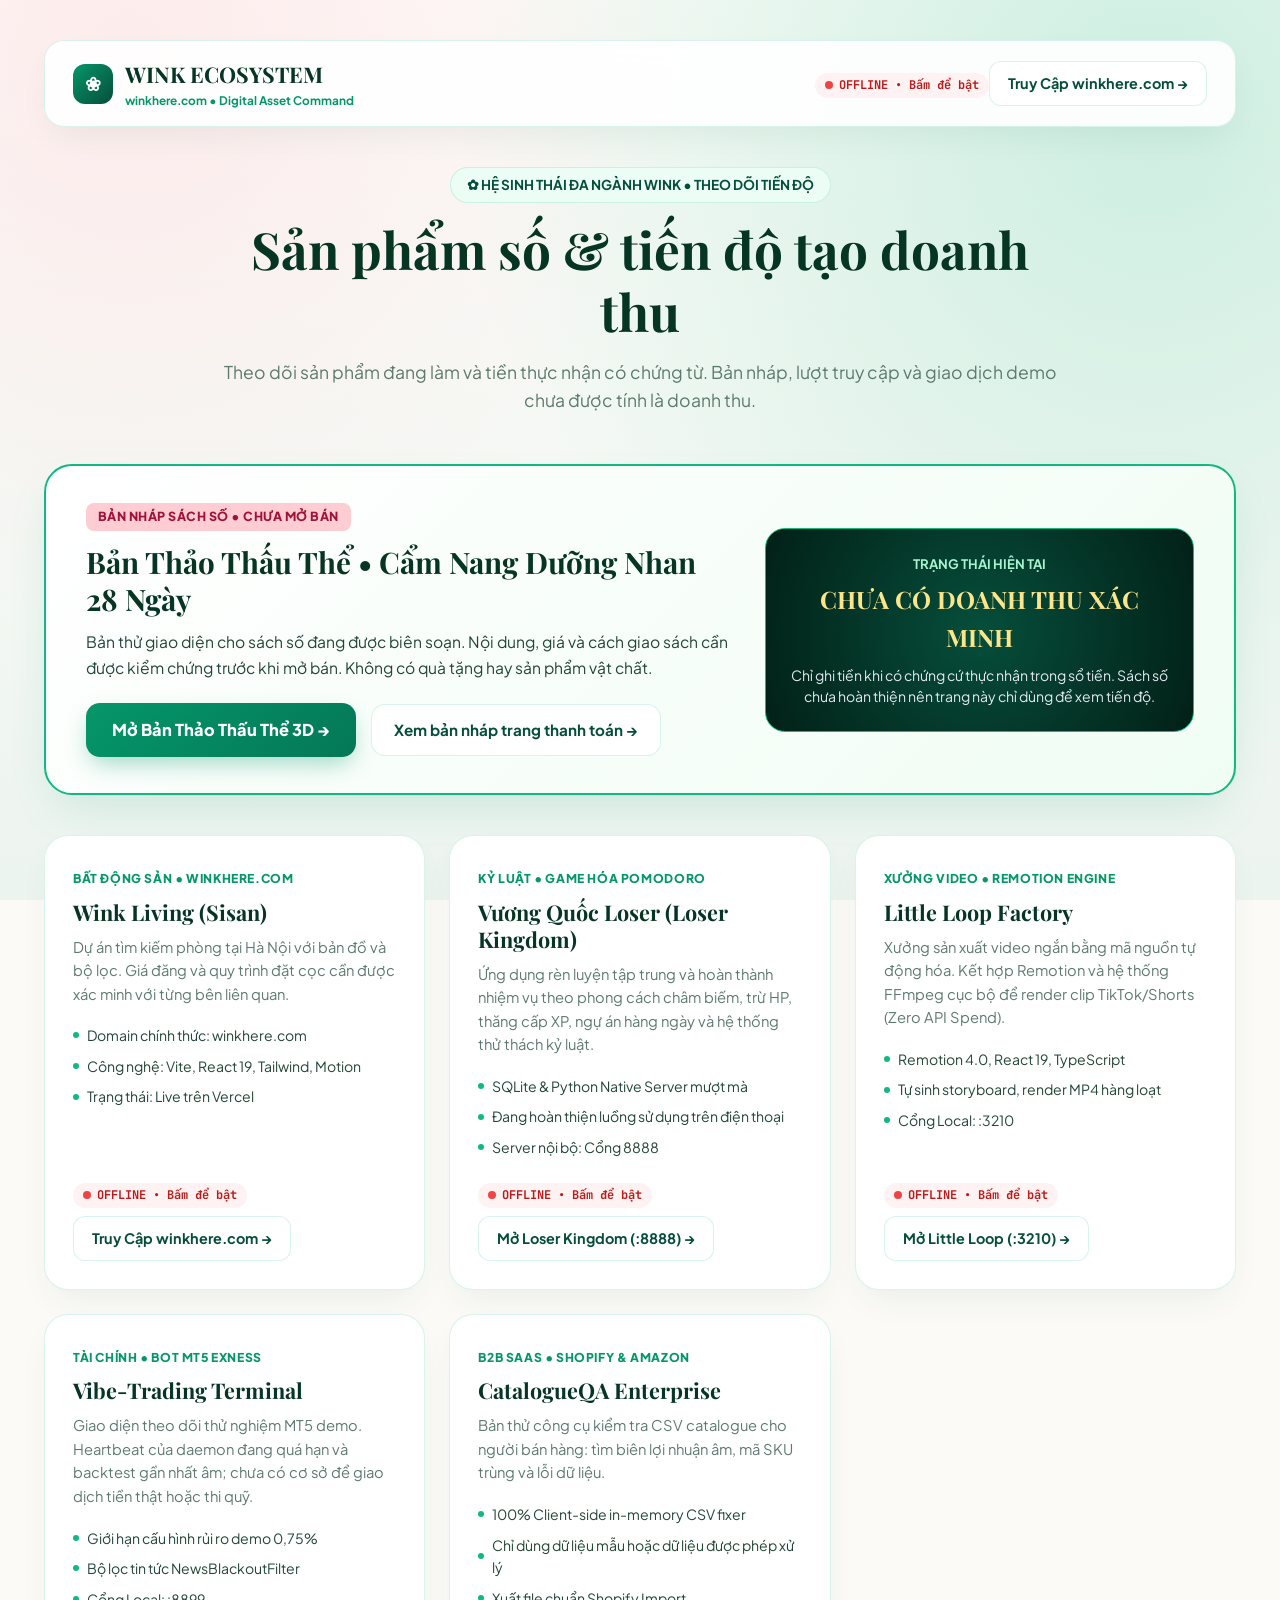
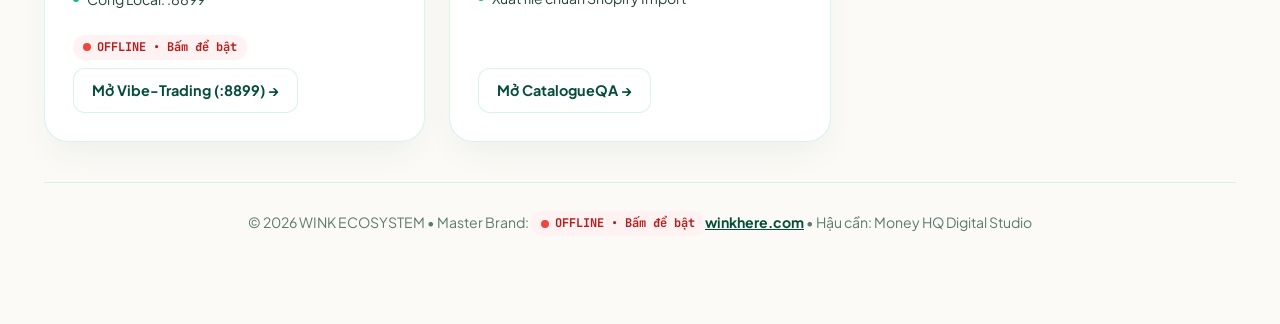
<file: index.html>
<!DOCTYPE html>
<html lang="vi">
<head>
  <meta charset="UTF-8" />
  <meta name="viewport" content="width=device-width, initial-scale=1.0" />
  <title>WINK ECOSYSTEM • Central Operations & Digital Venture Studio</title>
  <link rel="stylesheet" href="assets/web_capability_library/tokens.css" />
  <link rel="preconnect" href="https://fonts.googleapis.com">
  <link rel="preconnect" href="https://fonts.gstatic.com" crossorigin>
  <link href="https://fonts.googleapis.com/css2?family=Playfair+Display:ital,wght@0,600;0,700;1,600&family=Plus+Jakarta+Sans:wght@300;400;500;600;700;800&family=JetBrains+Mono:wght@400;500;600&display=swap&subset=vietnamese" rel="stylesheet">
  <meta name="description" content="Trung tâm điều hành hợp nhất hệ sinh thái WINK (winkhere.com): Bản Thảo Thấu Thể 3D, Wink Living, Vương Quốc Loser, Little Loop Factory, CatalogueQA và Vibe-Trading." />

  <style>
    :root {
      --bg-page: #fbfaf6;
      --bg-card: #ffffff;
      --border-soft: rgba(16, 185, 129, 0.16);
      --border-glow: rgba(16, 185, 129, 0.35);

      --text-heading: #063524;
      --text-body: #234737;
      --text-muted: #5e7a6e;

      --brand-emerald: #059669;
      --brand-emerald-dark: #064e3b;
      --brand-mint: #10b981;
      --brand-rose: #f43f5e;
      --brand-amber: #d97706;

      --font-heading: 'Playfair Display', Georgia, serif;
      --font-body: 'Plus Jakarta Sans', -apple-system, BlinkMacSystemFont, sans-serif;
      --font-mono: 'JetBrains Mono', monospace;

      --shadow-card: 0 15px 35px -10px rgba(6, 78, 59, 0.08);
      --shadow-hover: 0 20px 45px -10px rgba(6, 78, 59, 0.15);
    }

    * { box-sizing: border-box; margin: 0; padding: 0; }

    :focus-visible {
      outline: 2px solid var(--brand-emerald);
      outline-offset: 3px;
    }

    @media (prefers-reduced-motion: reduce) {
      *, ::before, ::after {
        animation-duration: 0.01ms !important;
        transition-duration: 0.01ms !important;
        scroll-behavior: auto !important;
      }
    }

    body {
      background-color: var(--bg-page);
      background-image: 
        radial-gradient(circle at 10% 5%, rgba(254, 205, 211, 0.35) 0%, transparent 40%),
        radial-gradient(circle at 90% 10%, rgba(16, 185, 129, 0.2) 0%, transparent 50%),
        linear-gradient(180deg, #fdfcf9 0%, #f4f8f4 60%, #ecf4ef 100%);
      background-attachment: fixed;
      color: var(--text-body);
      font-family: var(--font-body);
      line-height: 1.6;
      min-height: 100vh;
    }

    .wrapper {
      max-width: 1240px;
      margin: 0 auto;
      padding: 40px 24px 80px;
    }

    /* Top Brand Nav */
    .top-nav {
      display: flex;
      justify-content: space-between;
      align-items: center;
      padding: 16px 28px;
      background: rgba(255, 255, 255, 0.9);
      backdrop-filter: blur(16px);
      border: 1px solid var(--border-soft);
      border-radius: 20px;
      margin-bottom: 40px;
      box-shadow: var(--shadow-card);
    }
    .brand-group {
      display: flex;
      align-items: center;
      gap: 12px;
    }
    .brand-badge {
      width: 40px;
      height: 40px;
      border-radius: 12px;
      background: linear-gradient(135deg, #059669 0%, #064e3b 100%);
      color: #ffffff;
      display: flex;
      align-items: center;
      justify-content: center;
      font-weight: 800;
      font-size: 1.2rem;
    }
    .brand-title {
      font-family: var(--font-heading);
      font-size: 1.35rem;
      font-weight: 700;
      color: var(--text-heading);
    }

    /* Hero Header */
    .hero-header {
      text-align: center;
      max-width: 860px;
      margin: 0 auto 50px;
    }
    .hero-pill {
      display: inline-flex;
      align-items: center;
      gap: 8px;
      padding: 6px 16px;
      border-radius: 999px;
      background: #ecfdf5;
      border: 1px solid var(--border-soft);
      color: var(--brand-emerald-dark);
      font-size: 0.85rem;
      font-weight: 700;
      margin-bottom: 16px;
    }
    h1 {
      font-family: var(--font-heading);
      font-size: clamp(2.2rem, 4vw, 3.2rem);
      font-weight: 700;
      color: var(--text-heading);
      line-height: 1.2;
      margin-bottom: 16px;
    }
    .lead-text {
      font-size: 1.1rem;
      color: var(--text-muted);
      line-height: 1.6;
    }

    /* Flagship Spotlight Hero Card (Bản Thảo Thấu Thể) */
    .flagship-card {
      background: linear-gradient(135deg, #ffffff 0%, #f0fdf4 100%);
      border: 2px solid var(--brand-mint);
      border-radius: 28px;
      padding: 36px 40px;
      margin-bottom: 40px;
      box-shadow: 0 20px 45px -10px rgba(5, 150, 105, 0.15);
      display: grid;
      grid-template-columns: 1.2fr 0.8fr;
      gap: 36px;
      align-items: center;
    }
    @media (max-width: 900px) {
      .flagship-card { grid-template-columns: 1fr; padding: 28px; }
    }
    .flagship-badge {
      display: inline-flex;
      padding: 4px 12px;
      background: #fecdd3;
      color: #9f1239;
      font-size: 0.78rem;
      font-weight: 800;
      border-radius: 8px;
      margin-bottom: 12px;
      letter-spacing: 0.04em;
    }
    .flagship-title {
      font-family: var(--font-heading);
      font-size: 1.85rem;
      font-weight: 700;
      color: var(--text-heading);
      margin-bottom: 12px;
    }
    .flagship-desc {
      font-size: 0.98rem;
      color: var(--text-body);
      margin-bottom: 22px;
      line-height: 1.65;
    }
    .btn-flagship {
      background: linear-gradient(135deg, #059669 0%, #047857 100%);
      color: #ffffff;
      padding: 14px 26px;
      border-radius: 14px;
      font-weight: 800;
      font-size: 1.02rem;
      text-decoration: none;
      display: inline-flex;
      align-items: center;
      gap: 8px;
      box-shadow: 0 10px 25px -5px rgba(5, 150, 105, 0.4);
      transition: transform 0.2s ease, box-shadow 0.2s ease;
    }
    .btn-flagship:hover {
      transform: translateY(-2px);
      box-shadow: 0 15px 35px -5px rgba(5, 150, 105, 0.55);
    }
    .btn-flagship-outline {
      background: #ffffff;
      color: var(--brand-emerald-dark);
      border: 1.5px solid var(--border-soft);
      padding: 13px 22px;
      border-radius: 14px;
      font-weight: 700;
      font-size: 0.95rem;
      text-decoration: none;
      display: inline-flex;
      align-items: center;
      margin-left: 12px;
      transition: border-color 0.2s ease, background 0.2s ease;
    }
    .btn-flagship-outline:hover {
      border-color: var(--brand-emerald);
      background: #f0fdf4;
    }

    /* Grid of Venture Cards */
    .venture-grid {
      display: grid;
      grid-template-columns: repeat(auto-fit, minmax(340px, 1fr));
      gap: 24px;
      margin-bottom: 40px;
    }
    .venture-card {
      background: var(--bg-card);
      border: 1.5px solid var(--border-soft);
      border-radius: 24px;
      padding: 28px;
      box-shadow: var(--shadow-card);
      display: flex;
      flex-direction: column;
      justify-content: space-between;
      transition: transform 0.2s ease, box-shadow 0.2s ease, border-color 0.2s ease;
    }
    .venture-card:hover {
      transform: translateY(-3px);
      border-color: var(--brand-mint);
      box-shadow: var(--shadow-hover);
    }
    .venture-tag {
      font-size: 0.76rem;
      font-weight: 800;
      text-transform: uppercase;
      letter-spacing: 0.05em;
      margin-bottom: 10px;
      display: inline-block;
      color: var(--brand-emerald);
    }
    .venture-name {
      font-family: var(--font-heading);
      font-size: 1.35rem;
      font-weight: 700;
      color: var(--text-heading);
      margin-bottom: 10px;
    }
    .venture-summary {
      font-size: 0.92rem;
      color: var(--text-muted);
      line-height: 1.6;
      margin-bottom: 18px;
    }
    .venture-points {
      list-style: none;
      margin-bottom: 22px;
      display: flex;
      flex-direction: column;
      gap: 8px;
      font-size: 0.88rem;
    }
    .venture-points li {
      display: flex;
      align-items: center;
      gap: 8px;
      color: var(--text-body);
    }
    .venture-points .bullet {
      width: 6px;
      height: 6px;
      border-radius: 50%;
      background: var(--brand-mint);
    }
    .btn-venture {
      background: #ffffff;
      color: var(--brand-emerald-dark);
      border: 1.5px solid var(--border-soft);
      padding: 10px 18px;
      border-radius: 12px;
      font-weight: 700;
      font-size: 0.9rem;
      text-decoration: none;
      display: inline-flex;
      align-items: center;
      gap: 6px;
      transition: background-color 0.2s ease, border-color 0.2s ease, color 0.2s ease;
    }
    .btn-venture:hover {
      background: #ecfdf5;
      border-color: var(--brand-emerald);
    }

    footer {
      border-top: 1px solid var(--border-soft);
      padding-top: 28px;
      text-align: center;
      font-size: 0.88rem;
      color: var(--text-muted);
    }
  </style>
</head>
<body>

  <div class="wrapper">
    <!-- Top Navigation -->
    <nav class="top-nav">
      <div class="brand-group">
        <div class="brand-badge">&#10048;</div>
        <div>
          <div class="brand-title">WINK ECOSYSTEM</div>
          <div style="font-size: 0.74rem; color: var(--brand-emerald); font-weight: 700;">winkhere.com &bull; Digital Asset Command</div>
        </div>
      </div>
      <div>
        <a class="btn-venture" href="https://winkhere.com/" target="_blank" rel="noopener">Truy Cập winkhere.com &rarr;</a>
      </div>
    </nav>

    <!-- Header -->
    <header class="hero-header">
      <div class="hero-pill">&#10047; HỆ SINH THÁI ĐA NGÀNH WINK &bull; THEO DÕI TIẾN ĐỘ</div>
      <h1>Sản phẩm số &amp; tiến độ tạo doanh thu</h1>
      <p class="lead-text">
        Theo dõi sản phẩm đang làm và tiền thực nhận có chứng từ. Bản nháp, lượt truy cập và giao dịch demo chưa được tính là doanh thu.
      </p>
    </header>

    <!-- FLAGSHIP SPOTLIGHT: BẢN THẢO THẤU THỂ (DƯỠNG NHAN 28 NGÀY) -->
    <section class="flagship-card">
      <div>
        <span class="flagship-badge">BẢN NHÁP SÁCH SỐ &bull; CHƯA MỞ BÁN</span>
        <h2 class="flagship-title">Bản Thảo Thấu Thể • Cẩm Nang Dưỡng Nhan 28 Ngày</h2>
        <p class="flagship-desc">
          Bản thử giao diện cho sách số đang được biên soạn. Nội dung, giá và cách giao sách cần được kiểm chứng trước khi mở bán. Không có quà tặng hay sản phẩm vật chất.
        </p>
        <div>
          <a class="btn-flagship" href="experiments/exp03-duong-nhan-ai-mvp/">
            Mở Bản Thảo Thấu Thể 3D &rarr;
          </a>
          <a class="btn-flagship-outline" href="experiments/exp03-duong-nhan-ai-mvp/checkout.html">
            Xem bản nháp trang thanh toán &rarr;
          </a>
        </div>
      </div>
      <div style="background: radial-gradient(circle at 50% 50%, #064e3b 0%, #022017 100%); border-radius: 20px; padding: 24px; color: #ffffff; text-align: center; border: 1.5px solid var(--brand-mint);">
        <div style="font-size: 0.82rem; color: #a7f3d0; font-weight: 700; margin-bottom: 6px;">TRẠNG THÁI HIỆN TẠI</div>
        <div style="font-family: var(--font-heading); font-size: 1.5rem; color: #fde68a; font-weight: 700; margin-bottom: 8px;">CHƯA CÓ DOANH THU XÁC MINH</div>
        <p style="font-size: 0.88rem; color: #e2e8f0; line-height: 1.5;">
          Chỉ ghi tiền khi có chứng cứ thực nhận trong sổ tiền. Sách số chưa hoàn thiện nên trang này chỉ dùng để xem tiến độ.
        </p>
      </div>
    </section>

    <!-- VENTURES GRID -->
    <div class="venture-grid">

      <!-- 1. Wink Living -->
      <article class="venture-card">
        <div>
          <span class="venture-tag">BẤT ĐỘNG SẢN &bull; WINKHERE.COM</span>
          <h3 class="venture-name">Wink Living (Sisan)</h3>
          <p class="venture-summary">
            Dự án tìm kiếm phòng tại Hà Nội với bản đồ và bộ lọc. Giá đăng và quy trình đặt cọc cần được xác minh với từng bên liên quan.
          </p>
          <ul class="venture-points">
            <li><span class="bullet"></span> Domain chính thức: winkhere.com</li>
            <li><span class="bullet"></span> Công nghệ: Vite, React 19, Tailwind, Motion</li>
            <li><span class="bullet"></span> Trạng thái: Live trên Vercel</li>
          </ul>
        </div>
        <div>
          <a class="btn-venture" href="https://winkhere.com/" target="_blank" rel="noopener">Truy Cập winkhere.com &rarr;</a>
        </div>
      </article>

      <!-- 2. Loser Kingdom -->
      <article class="venture-card">
        <div>
          <span class="venture-tag">KỶ LUẬT &bull; GAME HÓA POMODORO</span>
          <h3 class="venture-name">Vương Quốc Loser (Loser Kingdom)</h3>
          <p class="venture-summary">
            Ứng dụng rèn luyện tập trung và hoàn thành nhiệm vụ theo phong cách châm biếm, trừ HP, thăng cấp XP, ngự án hàng ngày và hệ thống thử thách kỷ luật.
          </p>
          <ul class="venture-points">
            <li><span class="bullet"></span> SQLite &amp; Python Native Server mượt mà</li>
            <li><span class="bullet"></span> Đang hoàn thiện luồng sử dụng trên điện thoại</li>
            <li><span class="bullet"></span> Server nội bộ: Cổng 8888</li>
          </ul>
        </div>
        <div>
          <a class="btn-venture" href="http://localhost:8888/" target="_blank" rel="noopener">Mở Loser Kingdom (:8888) &rarr;</a>
        </div>
      </article>

      <!-- 3. Little Loop Factory -->
      <article class="venture-card">
        <div>
          <span class="venture-tag">XƯỞNG VIDEO &bull; REMOTION ENGINE</span>
          <h3 class="venture-name">Little Loop Factory</h3>
          <p class="venture-summary">
            Xưởng sản xuất video ngắn bằng mã nguồn tự động hóa. Kết hợp Remotion và hệ thống FFmpeg cục bộ để render clip TikTok/Shorts (Zero API Spend).
          </p>
          <ul class="venture-points">
            <li><span class="bullet"></span> Remotion 4.0, React 19, TypeScript</li>
            <li><span class="bullet"></span> Tự sinh storyboard, render MP4 hàng loạt</li>
            <li><span class="bullet"></span> Cổng Local: :3210</li>
          </ul>
        </div>
        <div>
          <a class="btn-venture" href="http://127.0.0.1:3210/" target="_blank" rel="noopener">Mở Little Loop (:3210) &rarr;</a>
        </div>
      </article>

      <!-- 4. Vibe-Trading Terminal -->
      <article class="venture-card">
        <div>
          <span class="venture-tag">TÀI CHÍNH &bull; BOT MT5 EXNESS</span>
          <h3 class="venture-name">Vibe-Trading Terminal</h3>
          <p class="venture-summary">
            Giao diện theo dõi thử nghiệm MT5 demo. Heartbeat của daemon đang quá hạn và backtest gần nhất âm; chưa có cơ sở để giao dịch tiền thật hoặc thi quỹ.
          </p>
          <ul class="venture-points">
            <li><span class="bullet"></span> Giới hạn cấu hình rủi ro demo 0,75%</li>
            <li><span class="bullet"></span> Bộ lọc tin tức NewsBlackoutFilter</li>
            <li><span class="bullet"></span> Cổng Local: :8899</li>
          </ul>
        </div>
        <div>
          <a class="btn-venture" href="http://127.0.0.1:8899/" target="_blank" rel="noopener">Mở Vibe-Trading (:8899) &rarr;</a>
        </div>
      </article>

      <!-- 5. CatalogueQA Enterprise -->
      <article class="venture-card">
        <div>
          <span class="venture-tag">B2B SAAS &bull; SHOPIFY &amp; AMAZON</span>
          <h3 class="venture-name">CatalogueQA Enterprise</h3>
          <p class="venture-summary">
            Bản thử công cụ kiểm tra CSV catalogue cho người bán hàng: tìm biên lợi nhuận âm, mã SKU trùng và lỗi dữ liệu.
          </p>
          <ul class="venture-points">
            <li><span class="bullet"></span> 100% Client-side in-memory CSV fixer</li>
            <li><span class="bullet"></span> Chỉ dùng dữ liệu mẫu hoặc dữ liệu được phép xử lý</li>
            <li><span class="bullet"></span> Xuất file chuẩn Shopify Import</li>
          </ul>
        </div>
        <div>
          <a class="btn-venture" href="experiments/exp02-catalogue-qa-pilot/">Mở CatalogueQA &rarr;</a>
        </div>
      </article>

    </div>

    <footer>
      <div>&copy; 2026 WINK ECOSYSTEM &bull; Master Brand: <a href="https://winkhere.com/" style="color: var(--brand-emerald-dark); font-weight: 700;">winkhere.com</a> &bull; Hậu cần: Money HQ Digital Studio</div>
    </footer>
  </div>

  <script>
    (async function checkVentureStatus() {
      const checks = [
        { sel: 'a[href*=":3210"]', url: 'http://127.0.0.1:3210/' },
        { sel: 'a[href*=":8888"]', url: 'http://localhost:8888/' },
        { sel: 'a[href*=":8899"]', url: 'http://127.0.0.1:8899/' },
        { sel: 'a[href*="winkhere.com"]', url: 'https://winkhere.com/' }
      ];
      for (const c of checks) {
        const btns = document.querySelectorAll(c.sel);
        btns.forEach(async (btn) => {
          const badge = document.createElement('div');
          badge.style.cssText = 'display:inline-flex;align-items:center;gap:6px;font-size:0.75rem;padding:3px 10px;border-radius:999px;margin-bottom:8px;font-weight:700;font-family:var(--font-mono);';
          try {
            await fetch(c.url, { mode: 'no-cors', cache: 'no-store' });
            badge.innerHTML = '<span style="width:8px;height:8px;border-radius:50%;background:#10b981;box-shadow:0 0 6px #10b981;"></span> ONLINE';
            badge.style.background = '#ecfdf5';
            badge.style.color = '#047857';
          } catch {
            badge.innerHTML = '<span style="width:8px;height:8px;border-radius:50%;background:#ef4444;"></span> OFFLINE &bull; Bấm để bật';
            badge.style.background = '#fef2f2';
            badge.style.color = '#b91c1c';
            badge.style.cursor = 'pointer';
            badge.title = 'Nhấn vào đây để hệ thống tự động khởi động service này';
            badge.onclick = async () => {
              badge.innerHTML = '<span style="width:8px;height:8px;border-radius:50%;background:#f59e0b;"></span> Đang bật...';
              await fetch('/api/start-all').catch(()=>{});
              setTimeout(() => location.reload(), 2000);
            };
          }
          btn.parentElement.insertBefore(badge, btn);
        });
      }
    })();
  </script>
</body>
</html>
</file>
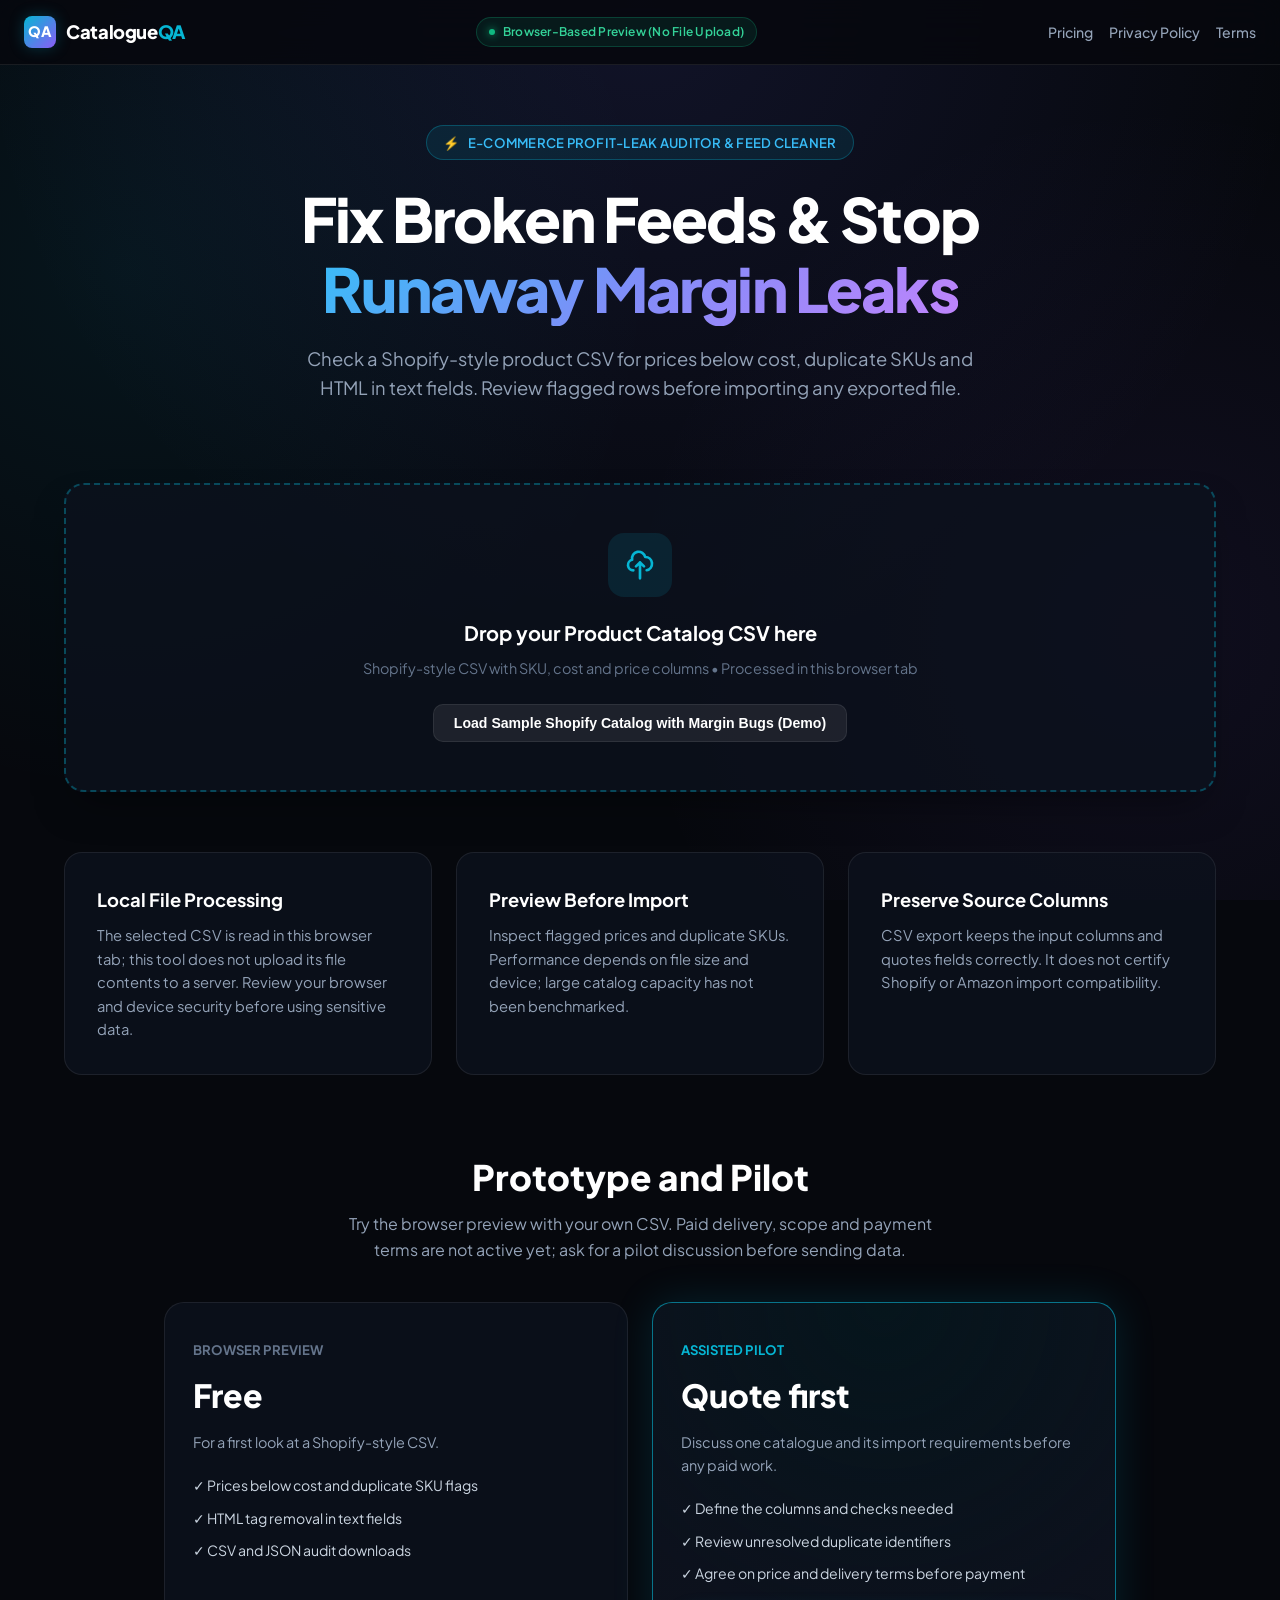
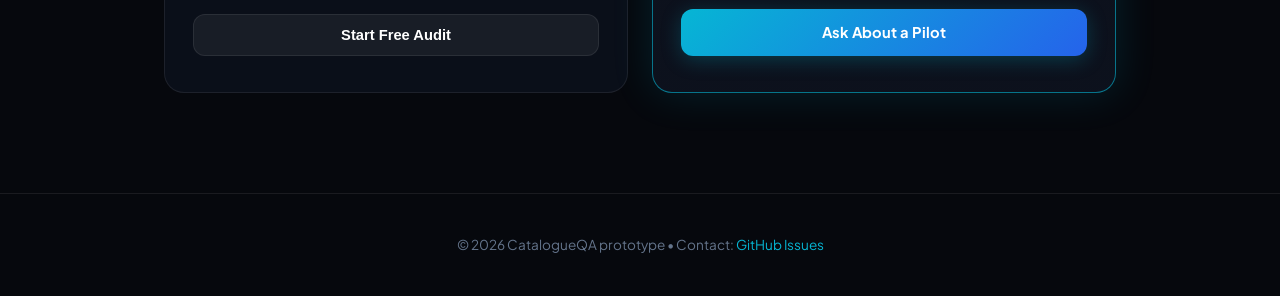
<file: experiments/exp02-catalogue-qa-pilot/index.html>
<!DOCTYPE html>
<html lang="en">
<head>
<meta charset="utf-8">
<meta name="viewport" content="width=device-width, initial-scale=1">
<title>CatalogueQA Prototype • Product CSV Audit Preview</title>
<meta name="description" content="Browser-based CSV preview for product catalog QA. Flag duplicate SKUs and prices below cost before importing a feed. Files stay in this browser tab.">

<!-- OpenGraph / Social Meta Tags -->
<meta property="og:title" content="CatalogueQA Prototype • Product CSV Audit Preview">
<meta property="og:description" content="Preview product catalog CSV issues in your browser before import. Duplicate SKUs require your review.">
<meta property="og:type" content="website">

<!-- Fonts & Design Tokens -->
<link rel="stylesheet" href="../../assets/web_capability_library/tokens.css">
<link rel="stylesheet" href="../../assets/getlayers_library/getlayers.css">
<link rel="preconnect" href="https://fonts.googleapis.com">
<link rel="preconnect" href="https://fonts.gstatic.com" crossorigin>
<link href="https://fonts.googleapis.com/css2?family=Plus+Jakarta+Sans:wght@400;500;600;700;800&family=JetBrains+Mono:wght@400;500;600&display=swap" rel="stylesheet">

<style>
  :root {
    --bg-base: #06080d;
    --bg-surface: rgba(13, 18, 30, 0.75);
    --bg-surface-elevated: rgba(22, 30, 49, 0.85);
    --border-subtle: rgba(255, 255, 255, 0.08);
    --border-focus: rgba(6, 182, 212, 0.5);
    
    --primary: #06b6d4;
    --primary-glow: rgba(6, 182, 212, 0.25);
    --accent-violet: #8b5cf6;
    --accent-emerald: #10b981;
    --accent-amber: #f59e0b;
    --accent-rose: #f43f5e;
    
    --text-primary: #f8fafc;
    --text-secondary: #94a3b8;
    --text-muted: #64748b;
    
    --font-sans: 'Plus Jakarta Sans', -apple-system, sans-serif;
    --font-mono: 'JetBrains Mono', monospace;
  }

  * { box-sizing: border-box; margin: 0; padding: 0; }

  :focus-visible {
    outline: 2px solid var(--primary);
    outline-offset: 2px;
  }

  @media (prefers-reduced-motion: reduce) {
    *, ::before, ::after {
      animation-duration: 0.01ms !important;
      animation-iteration-count: 1 !important;
      transition-duration: 0.01ms !important;
      scroll-behavior: auto !important;
    }
  }

  body {
    background-color: var(--bg-base);
    background-image: 
      radial-gradient(circle at 50% 0%, rgba(99, 102, 241, 0.12) 0%, transparent 60%),
      radial-gradient(circle at 10% 30%, rgba(6, 182, 212, 0.08) 0%, transparent 40%),
      radial-gradient(circle at 90% 70%, rgba(139, 92, 246, 0.08) 0%, transparent 40%);
    background-attachment: fixed;
    color: var(--text-primary);
    font-family: var(--font-sans);
    line-height: 1.6;
    min-height: 100vh;
    overflow-x: hidden;
  }

  /* Navigation */
  .site-header {
    position: sticky;
    top: 0;
    z-index: 50;
    background: rgba(6, 8, 13, 0.85);
    -webkit-backdrop-filter: blur(16px);
    backdrop-filter: blur(16px);
    border-bottom: 1px solid var(--border-subtle);
    padding: 16px 24px;
    display: flex;
    justify-content: space-between;
    align-items: center;
  }
  .brand-logo {
    display: flex;
    align-items: center;
    gap: 10px;
    text-decoration: none;
    color: #fff;
    font-weight: 800;
    font-size: 1.15rem;
    letter-spacing: -0.02em;
  }
  .logo-icon {
    width: 32px;
    height: 32px;
    border-radius: 8px;
    background: linear-gradient(135deg, var(--primary), var(--accent-violet));
    display: flex;
    align-items: center;
    justify-content: center;
    font-weight: 900;
    font-size: 0.9rem;
    color: #fff;
    box-shadow: 0 0 15px var(--primary-glow);
  }
  .brand-logo span { color: var(--primary); }

  .nav-badge-pill {
    display: inline-flex;
    align-items: center;
    gap: 8px;
    background: rgba(16, 185, 129, 0.1);
    border: 1px solid rgba(16, 185, 129, 0.25);
    color: #34d399;
    padding: 4px 12px;
    border-radius: 999px;
    font-size: 0.75rem;
    font-weight: 600;
    letter-spacing: 0.02em;
  }
  .pulse-dot {
    width: 6px;
    height: 6px;
    border-radius: 50%;
    background: #10b981;
    box-shadow: 0 0 8px #10b981;
    animation: pulse 2s infinite;
  }
  @keyframes pulse {
    0%, 100% { opacity: 1; transform: scale(1); }
    50% { opacity: 0.35; transform: scale(0.85); }
  }

  .nav-actions {
    display: flex;
    align-items: center;
    gap: 16px;
  }
  .nav-link {
    color: var(--text-secondary);
    text-decoration: none;
    font-size: 0.88rem;
    font-weight: 500;
    transition: color 0.15s ease;
  }
  .nav-link:hover { color: #fff; }

  /* Hero Section */
  .hero-container {
    max-width: 1200px;
    margin: 0 auto;
    padding: 60px 24px 40px;
    text-align: center;
  }
  .hero-badge-tag {
    display: inline-flex;
    align-items: center;
    gap: 8px;
    padding: 6px 16px;
    border-radius: 999px;
    background: rgba(6, 182, 212, 0.1);
    border: 1px solid rgba(6, 182, 212, 0.3);
    color: #38bdf8;
    font-size: 0.82rem;
    font-weight: 600;
    margin-bottom: 24px;
    letter-spacing: 0.02em;
  }
  .hero-title {
    font-size: clamp(2.2rem, 5vw, 3.8rem);
    font-weight: 800;
    line-height: 1.15;
    letter-spacing: -0.03em;
    max-width: 900px;
    margin: 0 auto 20px;
    color: #ffffff;
  }
  .hero-title span.gradient-text {
    background: linear-gradient(135deg, #38bdf8 0%, #818cf8 50%, #c084fc 100%);
    -webkit-background-clip: text;
    -webkit-text-fill-color: transparent;
  }
  .hero-subtitle {
    font-size: 1.15rem;
    color: var(--text-secondary);
    max-width: 680px;
    margin: 0 auto 40px;
    line-height: 1.6;
  }

  /* Workspace / Dropzone Container */
  .workspace-section {
    max-width: 1200px;
    margin: 0 auto 60px;
    padding: 0 24px;
  }
  .dropzone-card {
    background: var(--bg-surface);
    border: 2px dashed rgba(6, 182, 212, 0.35);
    border-radius: 20px;
    padding: 48px 24px;
    text-align: center;
    cursor: pointer;
    transition: border-color 0.2s ease, background-color 0.2s ease, box-shadow 0.2s ease;
    box-shadow: 0 20px 40px -15px rgba(0, 0, 0, 0.5);
    position: relative;
    overflow: hidden;
  }
  .dropzone-card:hover, .dropzone-card.drag-over {
    border-color: var(--primary);
    background: rgba(6, 182, 212, 0.05);
    box-shadow: 0 0 30px var(--primary-glow);
  }
  .dropzone-icon {
    width: 64px;
    height: 64px;
    border-radius: 16px;
    background: rgba(6, 182, 212, 0.12);
    display: inline-flex;
    align-items: center;
    justify-content: center;
    margin-bottom: 20px;
    color: var(--primary);
  }
  .dropzone-title {
    font-size: 1.25rem;
    font-weight: 700;
    margin-bottom: 8px;
    color: #fff;
  }
  .dropzone-desc {
    color: var(--text-muted);
    font-size: 0.9rem;
    margin-bottom: 24px;
  }
  .btn-sample {
    background: rgba(255, 255, 255, 0.08);
    border: 1px solid var(--border-subtle);
    color: #fff;
    padding: 10px 20px;
    border-radius: 10px;
    font-size: 0.88rem;
    font-weight: 600;
    cursor: pointer;
    transition: background-color 0.15s ease, border-color 0.15s ease;
  }
  .btn-sample:hover {
    background: rgba(255, 255, 255, 0.15);
    border-color: rgba(255, 255, 255, 0.3);
  }

  /* Bento KPI Results */
  .audit-results {
    display: none;
    margin-top: 36px;
  }
  .bento-kpi-grid {
    display: grid;
    grid-template-columns: repeat(auto-fit, minmax(240px, 1fr));
    gap: 20px;
    margin-bottom: 30px;
  }
  .bento-kpi-card {
    background: var(--bg-surface-elevated);
    border: 1px solid var(--border-subtle);
    border-radius: 16px;
    padding: 24px;
    position: relative;
    box-shadow: inset 0 1px 0 rgba(255,255,255,0.08);
  }
  .bento-kpi-card::before {
    content: '';
    position: absolute;
    top: 0;
    left: 20%;
    right: 20%;
    height: 1px;
    background: linear-gradient(90deg, transparent, var(--card-glow, var(--primary)), transparent);
  }
  .kpi-title {
    font-size: 0.82rem;
    font-weight: 600;
    color: var(--text-muted);
    text-transform: uppercase;
    letter-spacing: 0.04em;
    margin-bottom: 8px;
  }
  .kpi-value {
    font-size: 2.2rem;
    font-weight: 800;
    color: #fff;
    line-height: 1.1;
    font-family: var(--font-mono);
    margin-bottom: 6px;
  }
  .kpi-subtext {
    font-size: 0.8rem;
    color: var(--text-secondary);
  }

  /* Data Table Preview */
  .table-box {
    background: var(--bg-surface-elevated);
    border: 1px solid var(--border-subtle);
    border-radius: 16px;
    overflow: hidden;
    margin-bottom: 30px;
  }
  .table-header-bar {
    padding: 16px 20px;
    border-bottom: 1px solid var(--border-subtle);
    display: flex;
    justify-content: space-between;
    align-items: center;
    background: rgba(0, 0, 0, 0.25);
  }
  .table-header-title {
    font-size: 0.92rem;
    font-weight: 700;
    color: #fff;
  }
  .table-scroll {
    overflow-x: auto;
    max-height: 460px;
  }
  .data-table {
    width: 100%;
    border-collapse: collapse;
    font-size: 0.85rem;
    text-align: left;
  }
  .data-table th {
    background: rgba(13, 18, 30, 0.95);
    color: var(--text-secondary);
    padding: 12px 16px;
    font-weight: 600;
    border-bottom: 1px solid var(--border-subtle);
    position: sticky;
    top: 0;
  }
  .data-table td {
    padding: 12px 16px;
    border-bottom: 1px solid rgba(255, 255, 255, 0.04);
    color: var(--text-primary);
  }
  .data-table tr:hover td {
    background: rgba(255, 255, 255, 0.02);
  }
  .status-tag-fix {
    display: inline-block;
    padding: 2px 8px;
    border-radius: 6px;
    font-size: 0.72rem;
    font-weight: 700;
    background: rgba(16, 185, 129, 0.15);
    color: #34d399;
    border: 1px solid rgba(16, 185, 129, 0.3);
  }
  .status-tag-alert {
    display: inline-block;
    padding: 2px 8px;
    border-radius: 6px;
    font-size: 0.72rem;
    font-weight: 700;
    background: rgba(244, 63, 94, 0.15);
    color: #fb7185;
    border: 1px solid rgba(244, 63, 94, 0.3);
  }

  /* Actions Bar */
  .actions-bar {
    display: flex;
    justify-content: flex-end;
    gap: 12px;
    flex-wrap: wrap;
  }
  .btn-primary {
    background: linear-gradient(135deg, var(--primary) 0%, #2563eb 100%);
    color: #fff;
    border: none;
    padding: 12px 24px;
    border-radius: 12px;
    font-size: 0.92rem;
    font-weight: 700;
    cursor: pointer;
    box-shadow: 0 4px 20px var(--primary-glow);
    display: inline-flex;
    align-items: center;
    gap: 8px;
    transition: transform 0.15s ease, box-shadow 0.15s ease;
  }
  .btn-primary:hover {
    transform: translateY(-1px);
    box-shadow: 0 6px 26px var(--primary-glow);
  }
  .btn-secondary {
    background: rgba(255, 255, 255, 0.06);
    border: 1px solid var(--border-subtle);
    color: #fff;
    padding: 12px 20px;
    border-radius: 12px;
    font-size: 0.92rem;
    font-weight: 600;
    cursor: pointer;
    transition: background-color 0.15s ease, border-color 0.15s ease;
  }
  .btn-secondary:hover {
    background: rgba(255, 255, 255, 0.12);
    border-color: rgba(255, 255, 255, 0.25);
  }

  /* Trust & Features */
  .trust-grid {
    max-width: 1200px;
    margin: 40px auto 80px;
    padding: 0 24px;
    display: grid;
    grid-template-columns: repeat(auto-fit, minmax(320px, 1fr));
    gap: 24px;
  }
  .trust-card {
    background: var(--bg-surface);
    border: 1px solid var(--border-subtle);
    border-radius: 18px;
    padding: 32px;
  }
  .trust-title {
    font-size: 1.15rem;
    font-weight: 700;
    color: #fff;
    margin-bottom: 10px;
  }
  .trust-desc {
    color: var(--text-secondary);
    font-size: 0.92rem;
    line-height: 1.6;
  }

  /* Pricing Section */
  .pricing-section {
    max-width: 1000px;
    margin: 0 auto 100px;
    padding: 0 24px;
    text-align: center;
  }
  .pricing-card-group {
    display: grid;
    grid-template-columns: repeat(auto-fit, minmax(280px, 1fr));
    gap: 24px;
    margin-top: 40px;
  }
  .pricing-card {
    background: var(--bg-surface);
    border: 1px solid var(--border-subtle);
    border-radius: 20px;
    padding: 36px 28px;
    text-align: left;
    display: flex;
    flex-direction: column;
    justify-content: space-between;
  }
  .pricing-card.featured {
    border-color: rgba(6, 182, 212, 0.6);
    box-shadow: 0 0 40px rgba(6, 182, 212, 0.15);
    background: radial-gradient(circle at 50% 0%, rgba(6, 182, 212, 0.08) 0%, rgba(13, 18, 30, 0.95) 75%);
  }

  footer {
    border-top: 1px solid var(--border-subtle);
    padding: 40px 24px;
    text-align: center;
    color: var(--text-muted);
    font-size: 0.85rem;
  }
  footer a { color: var(--primary); text-decoration: none; }
</style>
</head>
<body>

  <!-- Site Navigation -->
  <header class="site-header">
    <a href="#top" class="brand-logo">
      <div class="logo-icon">QA</div>
      <div>Catalogue<span>QA</span></div>
    </a>
    <div class="nav-badge-pill">
      <div class="pulse-dot"></div>
      Browser-Based Preview (No File Upload)
    </div>
    <nav class="nav-actions">
      <a href="#pricing" class="nav-link">Pricing</a>
      <a href="privacy.html" class="nav-link">Privacy Policy</a>
      <a href="terms.html" class="nav-link">Terms</a>
    </nav>
  </header>

  <main>
    <!-- Hero Section -->
    <section class="hero-container" id="top">
      <div class="hero-badge-tag">
        <span>&#9889;</span> E-COMMERCE PROFIT-LEAK AUDITOR &amp; FEED CLEANER
      </div>
      <h1 class="hero-title">
        Fix Broken Feeds &amp; Stop <span class="gradient-text">Runaway Margin Leaks</span>
      </h1>
      <p class="hero-subtitle">
        Check a Shopify-style product CSV for prices below cost, duplicate SKUs and HTML in text fields. Review flagged rows before importing any exported file.
      </p>
    </section>

    <!-- Workspace Upload Zone -->
    <section class="workspace-section">
      <div class="dropzone-card" id="dropzone">
        <input type="file" id="fileInput" accept=".csv,.txt" style="display:none;">
        <div class="dropzone-icon">
          <svg width="32" height="32" fill="none" stroke="currentColor" viewBox="0 0 24 24">
            <path stroke-linecap="round" stroke-linejoin="round" stroke-width="2" d="M7 16a4 4 0 01-.88-7.903A5 5 0 1115.9 6L16 6a5 5 0 011 9.9M15 13l-3-3m0 0l-3 3m3-3v12"/>
          </svg>
        </div>
        <div class="dropzone-title">Drop your Product Catalog CSV here</div>
        <div class="dropzone-desc">Shopify-style CSV with SKU, cost and price columns • Processed in this browser tab</div>
        <button class="btn-sample" type="button" id="loadDemoBtn">Load Sample Shopify Catalog with Margin Bugs (Demo)</button>
      </div>

      <!-- Live Audit Results -->
      <div class="audit-results" id="auditResults">
        <div class="bento-kpi-grid">
          <div class="bento-kpi-card" style="--card-glow: var(--primary);">
            <div class="kpi-title">Total SKUs Indexed</div>
            <div class="kpi-value" id="kpiTotalRows">0</div>
            <div class="kpi-subtext">Data rows parsed; review results before import</div>
          </div>
          <div class="bento-kpi-card" style="--card-glow: var(--accent-rose);">
            <div class="kpi-title">Negative Margin Leaks</div>
            <div class="kpi-value" id="kpiMarginLeaks" style="color: #fb7185;">0</div>
            <div class="kpi-subtext">Sale price lower than unit cost</div>
          </div>
          <div class="bento-kpi-card" style="--card-glow: var(--accent-amber);">
            <div class="kpi-title">HTML Tags Removed</div>
            <div class="kpi-value" id="kpiEncodingFixed" style="color: #fbbf24;">0</div>
            <div class="kpi-subtext">Text fields stripped of HTML tags</div>
          </div>
          <div class="bento-kpi-card" style="--card-glow: var(--accent-emerald);">
            <div class="kpi-title">Duplicate SKUs Flagged</div>
            <div class="kpi-value" id="kpiDupSkus" style="color: #34d399;">0</div>
            <div class="kpi-subtext">Review identifiers before import</div>
          </div>
        </div>

        <!-- Preview Table -->
        <div class="table-box">
          <div class="table-header-bar">
            <div class="table-header-title">Audit Preview</div>
            <span id="exportStatus" style="font-size: 0.8rem; color: #fbbf24; font-weight: 600;">Review findings before import</span>
          </div>
          <div class="table-scroll">
            <table class="data-table" id="previewTable">
              <thead>
                <tr id="tableHeaderRow"></tr>
              </thead>
              <tbody id="tableBody"></tbody>
            </table>
          </div>
        </div>

        <!-- Actions -->
        <div class="actions-bar">
          <button class="btn-secondary" type="button" id="resetBtn">Upload Another Feed</button>
          <button class="btn-secondary" type="button" id="downloadAuditBtn">Export Audit Summary (JSON)</button>
          <button class="btn-primary" type="button" id="downloadCleanBtn">
            <svg width="18" height="18" fill="none" stroke="currentColor" viewBox="0 0 24 24">
              <path stroke-linecap="round" stroke-linejoin="round" stroke-width="2" d="M4 16v1a3 3 0 003 3h10a3 3 0 003-3v-1m-4-4l-4 4m0 0l-4-4m4 4V4"/>
            </svg>
            Download Audited CSV
          </button>
        </div>
      </div>
    </section>

    <!-- Trust Architecture -->
    <section class="trust-grid">
      <div class="trust-card">
        <div class="trust-title">Local File Processing</div>
        <div class="trust-desc">
          The selected CSV is read in this browser tab; this tool does not upload its file contents to a server. Review your browser and device security before using sensitive data.
        </div>
      </div>
      <div class="trust-card">
        <div class="trust-title">Preview Before Import</div>
        <div class="trust-desc">
          Inspect flagged prices and duplicate SKUs. Performance depends on file size and device; large catalog capacity has not been benchmarked.
        </div>
      </div>
      <div class="trust-card">
        <div class="trust-title">Preserve Source Columns</div>
        <div class="trust-desc">
          CSV export keeps the input columns and quotes fields correctly. It does not certify Shopify or Amazon import compatibility.
        </div>
      </div>
    </section>

    <!-- Pricing Section -->
    <section class="pricing-section" id="pricing">
      <h2 style="font-size: 2.2rem; font-weight: 800; color: #fff; margin-bottom: 12px;">Prototype and Pilot</h2>
      <p style="color: var(--text-secondary); max-width: 600px; margin: 0 auto 36px;">
        Try the browser preview with your own CSV. Paid delivery, scope and payment terms are not active yet; ask for a pilot discussion before sending data.
      </p>

      <div class="pricing-card-group">
        <div class="pricing-card">
          <div>
            <div style="font-size: 0.82rem; font-weight: 700; color: var(--text-muted); text-transform: uppercase;">Browser Preview</div>
            <div style="font-size: 2rem; font-weight: 800; color: #fff; margin: 10px 0;">Free</div>
            <p style="color: var(--text-secondary); font-size: 0.9rem; margin-bottom: 20px;">For a first look at a Shopify-style CSV.</p>
            <ul style="list-style: none; display: flex; flex-direction: column; gap: 10px; font-size: 0.88rem; color: #cbd5e1;">
              <li>&#10003; Prices below cost and duplicate SKU flags</li>
              <li>&#10003; HTML tag removal in text fields</li>
              <li>&#10003; CSV and JSON audit downloads</li>
            </ul>
          </div>
          <div style="margin-top: 24px;">
            <button class="btn-secondary" style="width: 100%;" type="button" onclick="document.getElementById('fileInput').click()">Start Free Audit</button>
          </div>
        </div>

        <div class="pricing-card featured">
          <div>
            <div style="font-size: 0.82rem; font-weight: 700; color: var(--primary); text-transform: uppercase;">Assisted Pilot</div>
            <div style="font-size: 2rem; font-weight: 800; color: #fff; margin: 10px 0;">Quote first</div>
            <p style="color: var(--text-secondary); font-size: 0.9rem; margin-bottom: 20px;">Discuss one catalogue and its import requirements before any paid work.</p>
            <ul style="list-style: none; display: flex; flex-direction: column; gap: 10px; font-size: 0.88rem; color: #cbd5e1;">
              <li>&#10003; Define the columns and checks needed</li>
              <li>&#10003; Review unresolved duplicate identifiers</li>
              <li>&#10003; Agree on price and delivery terms before payment</li>
            </ul>
          </div>
          <div style="margin-top: 24px;">
            <a class="btn-primary" style="width: 100%; text-decoration: none; justify-content: center;" href="https://github.com/MaiLeac/revenue-copilot-international-phase0/issues/new">Ask About a Pilot</a>
          </div>
        </div>

      </div>
    </section>
  </main>

  <footer>
    <div>&copy; 2026 CatalogueQA prototype • Contact: <a href="https://github.com/MaiLeac/revenue-copilot-international-phase0/issues/new">GitHub Issues</a></div>
  </footer>

  <!-- Client-Side Catalog Audit Engine Script -->
  <script>
    (function initCatalogueEngine() {
      const dropzone = document.getElementById('dropzone');
      const fileInput = document.getElementById('fileInput');
      const loadDemoBtn = document.getElementById('loadDemoBtn');
      const auditResults = document.getElementById('auditResults');
      const previewTable = document.getElementById('previewTable');
      const tableHeaderRow = document.getElementById('tableHeaderRow');
      const tableBody = document.getElementById('tableBody');

      const kpiTotalRows = document.getElementById('kpiTotalRows');
      const kpiMarginLeaks = document.getElementById('kpiMarginLeaks');
      const kpiEncodingFixed = document.getElementById('kpiEncodingFixed');
      const kpiDupSkus = document.getElementById('kpiDupSkus');
      const exportStatus = document.getElementById('exportStatus');
      const downloadCleanBtn = document.getElementById('downloadCleanBtn');

      let parsedRows = [];
      let auditStats = {};

      dropzone.addEventListener('click', () => fileInput.click());
      fileInput.addEventListener('change', (e) => {
        if (e.target.files.length > 0) {
          processFile(e.target.files[0]);
        }
      });

      // Sample Shopify Catalog with Margin Bugs
      const DEMO_SHOPIFY_CSV = `Handle,Title,Variant SKU,Unit Cost,Variant Price,Inventory,Status
luxury-silk-shirt,Silk French Cuff Shirt,SKU-SHIRT-M,28.50,45.00,120,Active
luxury-silk-shirt,Silk French Cuff Shirt,SKU-SHIRT-M,28.50,19.99,45,Active
oversized-hoodie,Vintage Fleece Hoodie <span style="color:red">SALE</span>,SKU-HOODIE-BLK,18.00,14.50,80,Active
linen-trousers,Tailored Italian Linen Pants,SKU-PANTS-32,32.00,68.00,200,Active
leather-crossbody,Artisan Leather Crossbody Bag,SKU-BAG-TAN,45.00,42.00,15,Active
cotton-crew-neck,Classic Heavyweight Crew Neck,SKU-CREW-WHT,8.20,24.00,500,Active
waterproof-jacket,Technical Shell Jacket,SKU-SHELL-BLK,55.00,49.99,30,Active`;

      loadDemoBtn.addEventListener('click', (e) => {
        e.stopPropagation();
        runAudit(DEMO_SHOPIFY_CSV, "demo_shopify_catalog.csv");
      });

      function processFile(file) {
        const reader = new FileReader();
        reader.onload = (e) => runAudit(e.target.result, file.name);
        reader.readAsText(file, "UTF-8");
      }

      function parseCSV(text) {
        const records = [];
        let record = [];
        let field = '';
        let quoted = false;
        text = text.replace(/^\uFEFF/, '');
        for (let i = 0; i < text.length; i++) {
          const char = text[i];
          if (quoted) {
            if (char === '"' && text[i + 1] === '"') {
              field += '"';
              i++;
            } else if (char === '"') {
              quoted = false;
            } else {
              field += char;
            }
          } else if (char === '"' && field === '') {
            quoted = true;
          } else if (char === ',') {
            record.push(field);
            field = '';
          } else if (char === '\r' || char === '\n') {
            if (char === '\r' && text[i + 1] === '\n') i++;
            record.push(field);
            if (record.some(value => value.trim() !== '')) records.push(record);
            record = [];
            field = '';
          } else {
            field += char;
          }
        }
        if (quoted) throw new Error('Unclosed quoted field');
        record.push(field);
        if (record.some(value => value.trim() !== '')) records.push(record);
        return records;
      }

      function csvCell(value) {
        const text = String(value ?? '');
        return /[",\r\n]/.test(text) ? '"' + text.replace(/"/g, '""') + '"' : text;
      }

      function htmlText(value) {
        return String(value).replace(/[&<>"']/g, char => ({
          '&': '&amp;', '<': '&lt;', '>': '&gt;', '"': '&quot;', "'": '&#39;'
        })[char]);
      }

      function runAudit(csvContent, filename) {
        let records;
        try {
          records = parseCSV(csvContent);
        } catch (error) {
          window.alert('CSV could not be read: ' + error.message);
          return;
        }
        if (records.length < 2) {
          window.alert('CSV needs a header and at least one data row.');
          return;
        }

        const headers = records[0].map(h => h.trim());
        const rows = [];
        let marginLeaks = 0;
        let encodingFixed = 0;
        let dupSkus = 0;
        const seenSkus = new Set();

        const costIdx = headers.findIndex(h => /cost/i.test(h));
        const priceIdx = headers.findIndex(h => /price/i.test(h));
        const skuIdx = headers.findIndex(h => /sku/i.test(h));

        for (let i = 1; i < records.length; i++) {
          const cells = records[i].map(c => c.trim());
          if (cells.length !== headers.length) {
            window.alert(`CSV record ${i + 1} has ${cells.length} fields; expected ${headers.length}. No rows were exported.`);
            return;
          }

          let hasLeak = false;
          let hasDup = false;

          // Check margin leak
          if (costIdx !== -1 && priceIdx !== -1) {
            const cost = parseFloat(cells[costIdx]);
            const price = parseFloat(cells[priceIdx]);
            if (!isNaN(cost) && !isNaN(price) && price < cost) {
              marginLeaks++;
              hasLeak = true;
            }
          }

          // Check duplicate SKU
          if (skuIdx !== -1 && cells[skuIdx]) {
            if (seenSkus.has(cells[skuIdx])) {
              dupSkus++;
              hasDup = true;
            } else {
              seenSkus.add(cells[skuIdx]);
            }
          }

          // Clean HTML tags
          for (let c = 0; c < cells.length; c++) {
            if (/<[^>]*>/.test(cells[c])) {
              cells[c] = cells[c].replace(/<[^>]*>/g, '').trim();
              encodingFixed++;
            }
          }

          rows.push({
            data: cells,
            hasLeak: hasLeak,
            hasDup: hasDup
          });
        }

        parsedRows = rows;
        auditStats = {
          totalRows: rows.length,
          marginLeaks: marginLeaks,
          encodingFixed: encodingFixed,
          dupSkus: dupSkus,
          headers: headers,
          filename: filename
        };

        // Render UI
        kpiTotalRows.textContent = rows.length;
        kpiMarginLeaks.textContent = marginLeaks;
        kpiEncodingFixed.textContent = encodingFixed;
        kpiDupSkus.textContent = dupSkus;
        exportStatus.textContent = dupSkus > 0 ? 'Duplicate SKUs need review before export' : 'Review findings before import';
        downloadCleanBtn.disabled = dupSkus > 0;
        downloadCleanBtn.title = dupSkus > 0 ? 'Resolve duplicate SKUs in your source CSV first' : '';

        // Render Table Headers
        tableHeaderRow.innerHTML = headers.map(h => `<th>${htmlText(h)}</th>`).join('') + `<th>Audit Status</th>`;

        // Render Table Rows (up to 20 for preview)
        tableBody.innerHTML = rows.slice(0, 20).map(r => {
          let statusHtml = '<span class="status-tag-fix">Clean</span>';
          if (r.hasLeak) {
            statusHtml = '<span class="status-tag-alert">Margin Leak (-Profit)</span>';
          } else if (r.hasDup) {
            statusHtml = '<span class="status-tag-alert">Duplicate SKU: review before import</span>';
          }
          return `<tr>${r.data.map(d => `<td>${htmlText(d)}</td>`).join('')}<td>${statusHtml}</td></tr>`;
        }).join('');

        dropzone.style.display = 'none';
        auditResults.style.display = 'block';
      }

      document.getElementById('resetBtn').addEventListener('click', () => {
        dropzone.style.display = 'block';
        auditResults.style.display = 'none';
        fileInput.value = '';
      });

      document.getElementById('downloadAuditBtn').addEventListener('click', () => {
        const jsonBlob = new Blob([JSON.stringify(auditStats, null, 2)], { type: 'application/json' });
        const url = URL.createObjectURL(jsonBlob);
        const a = document.createElement('a');
        a.href = url;
        a.download = "catalogue_qa_audit_report.json";
        a.click();
      });

      downloadCleanBtn.addEventListener('click', () => {
        if (!auditStats.headers || parsedRows.length === 0 || auditStats.dupSkus > 0) return;
        const csvLines = [auditStats.headers.map(csvCell).join(',')];
        parsedRows.forEach(r => csvLines.push(r.data.map(csvCell).join(',')));
        const blob = new Blob([csvLines.join('\n')], { type: 'text/csv;charset=utf-8;' });
        const url = URL.createObjectURL(blob);
        const a = document.createElement('a');
        a.href = url;
        a.download = "cleaned_shopify_feed.csv";
        a.click();
      });
    })();
  </script>
</body>
</html>
</file>
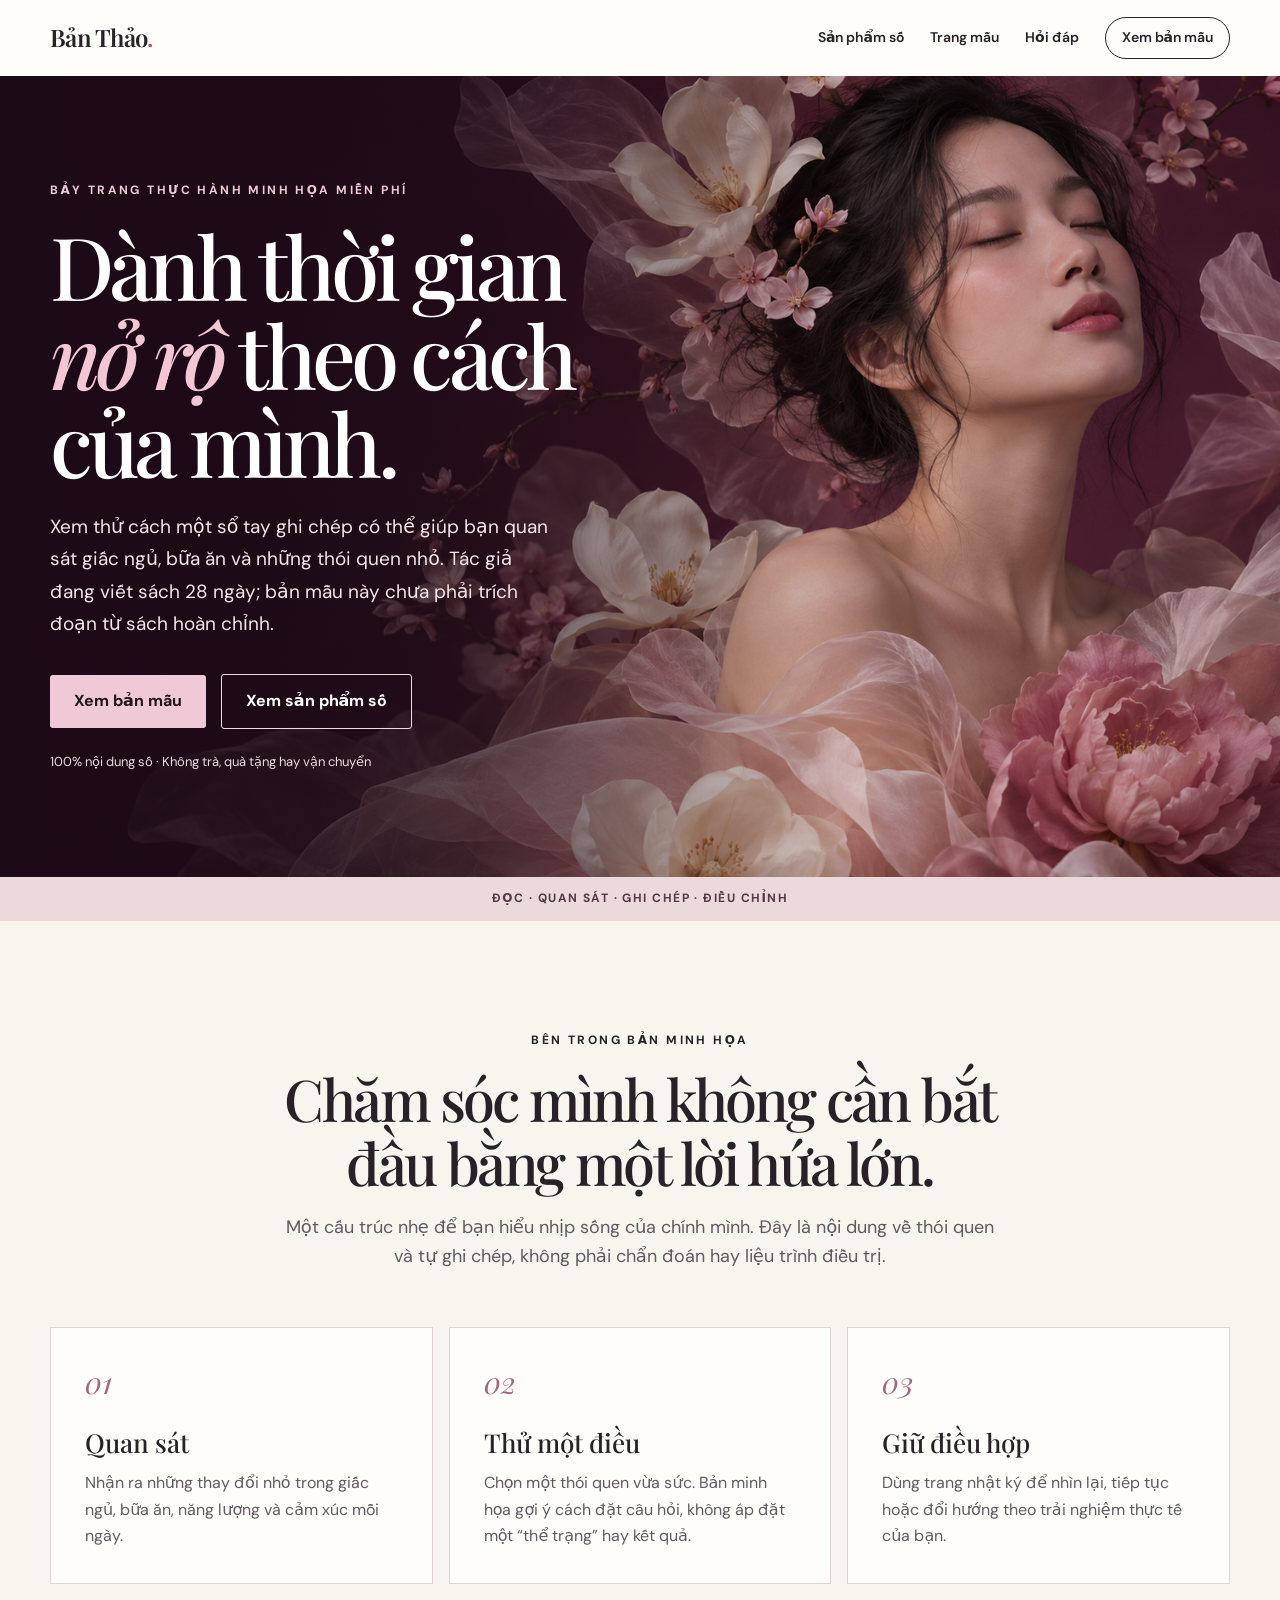
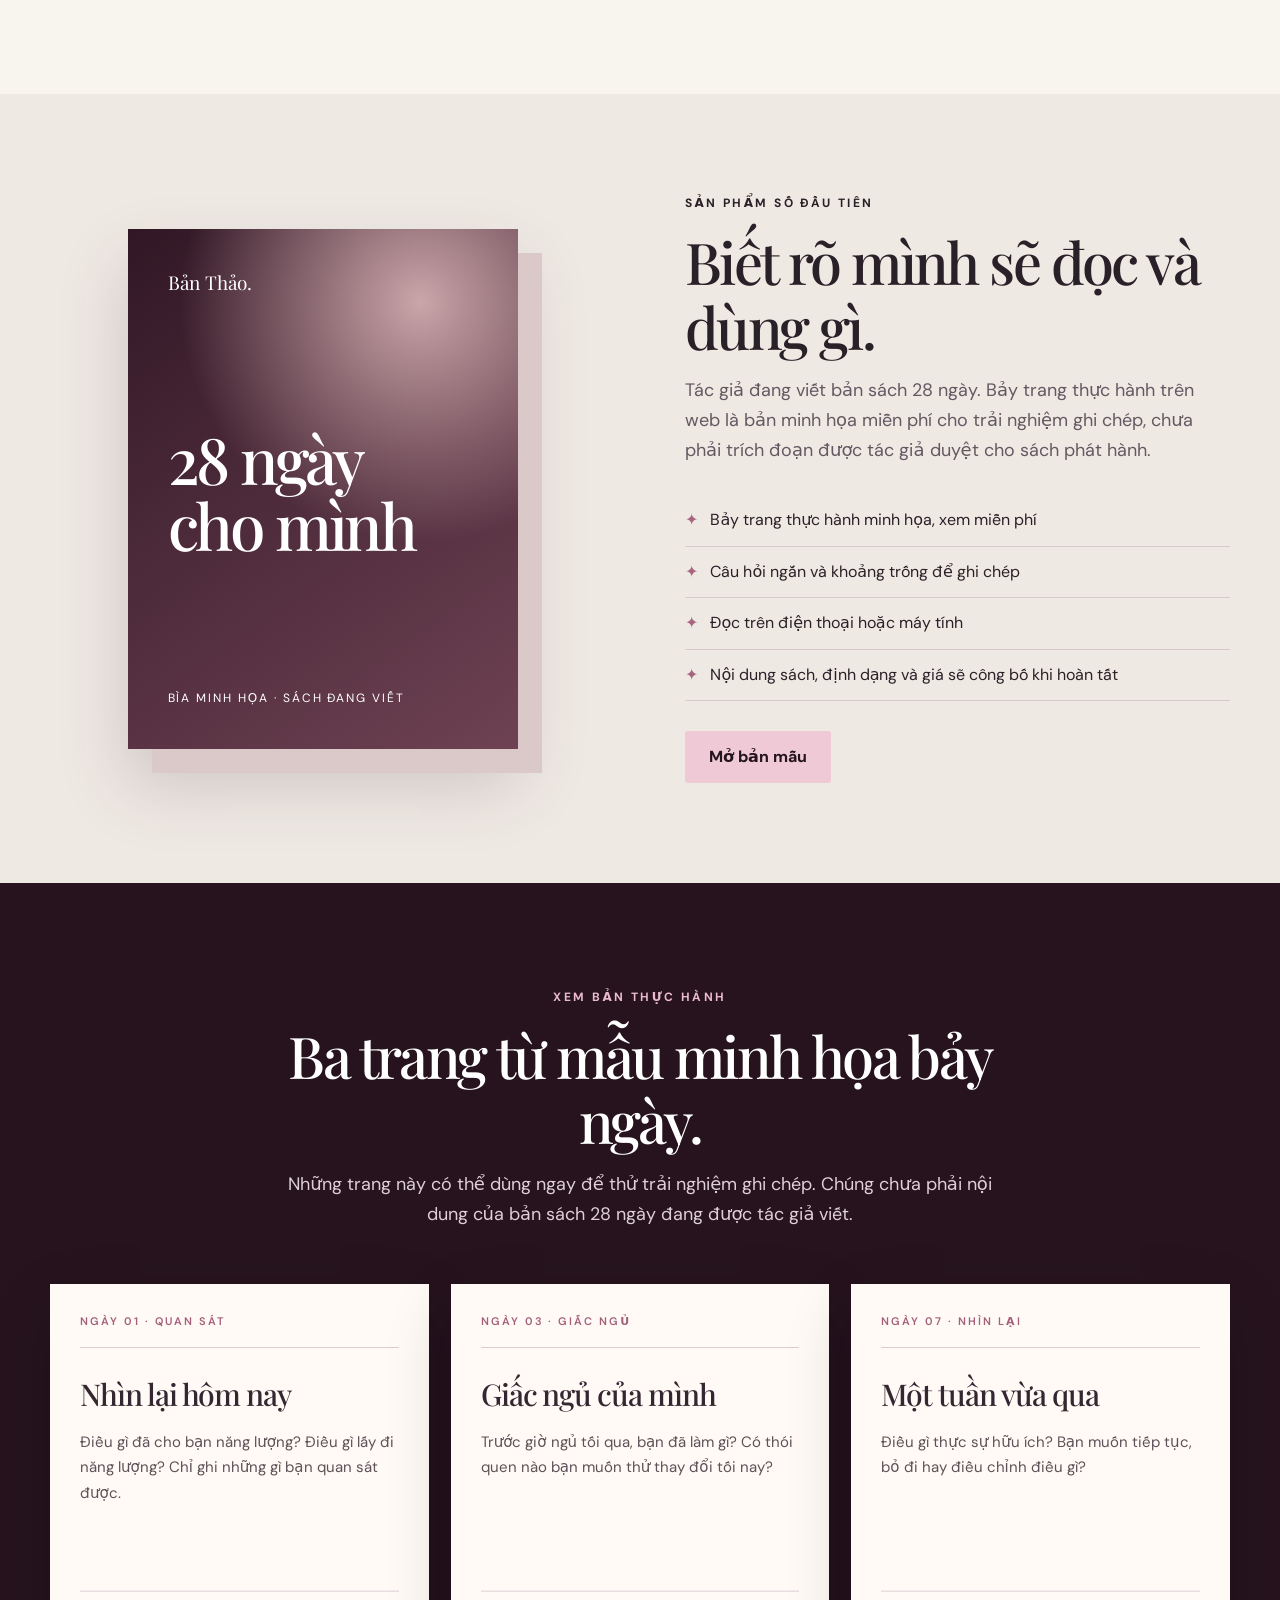
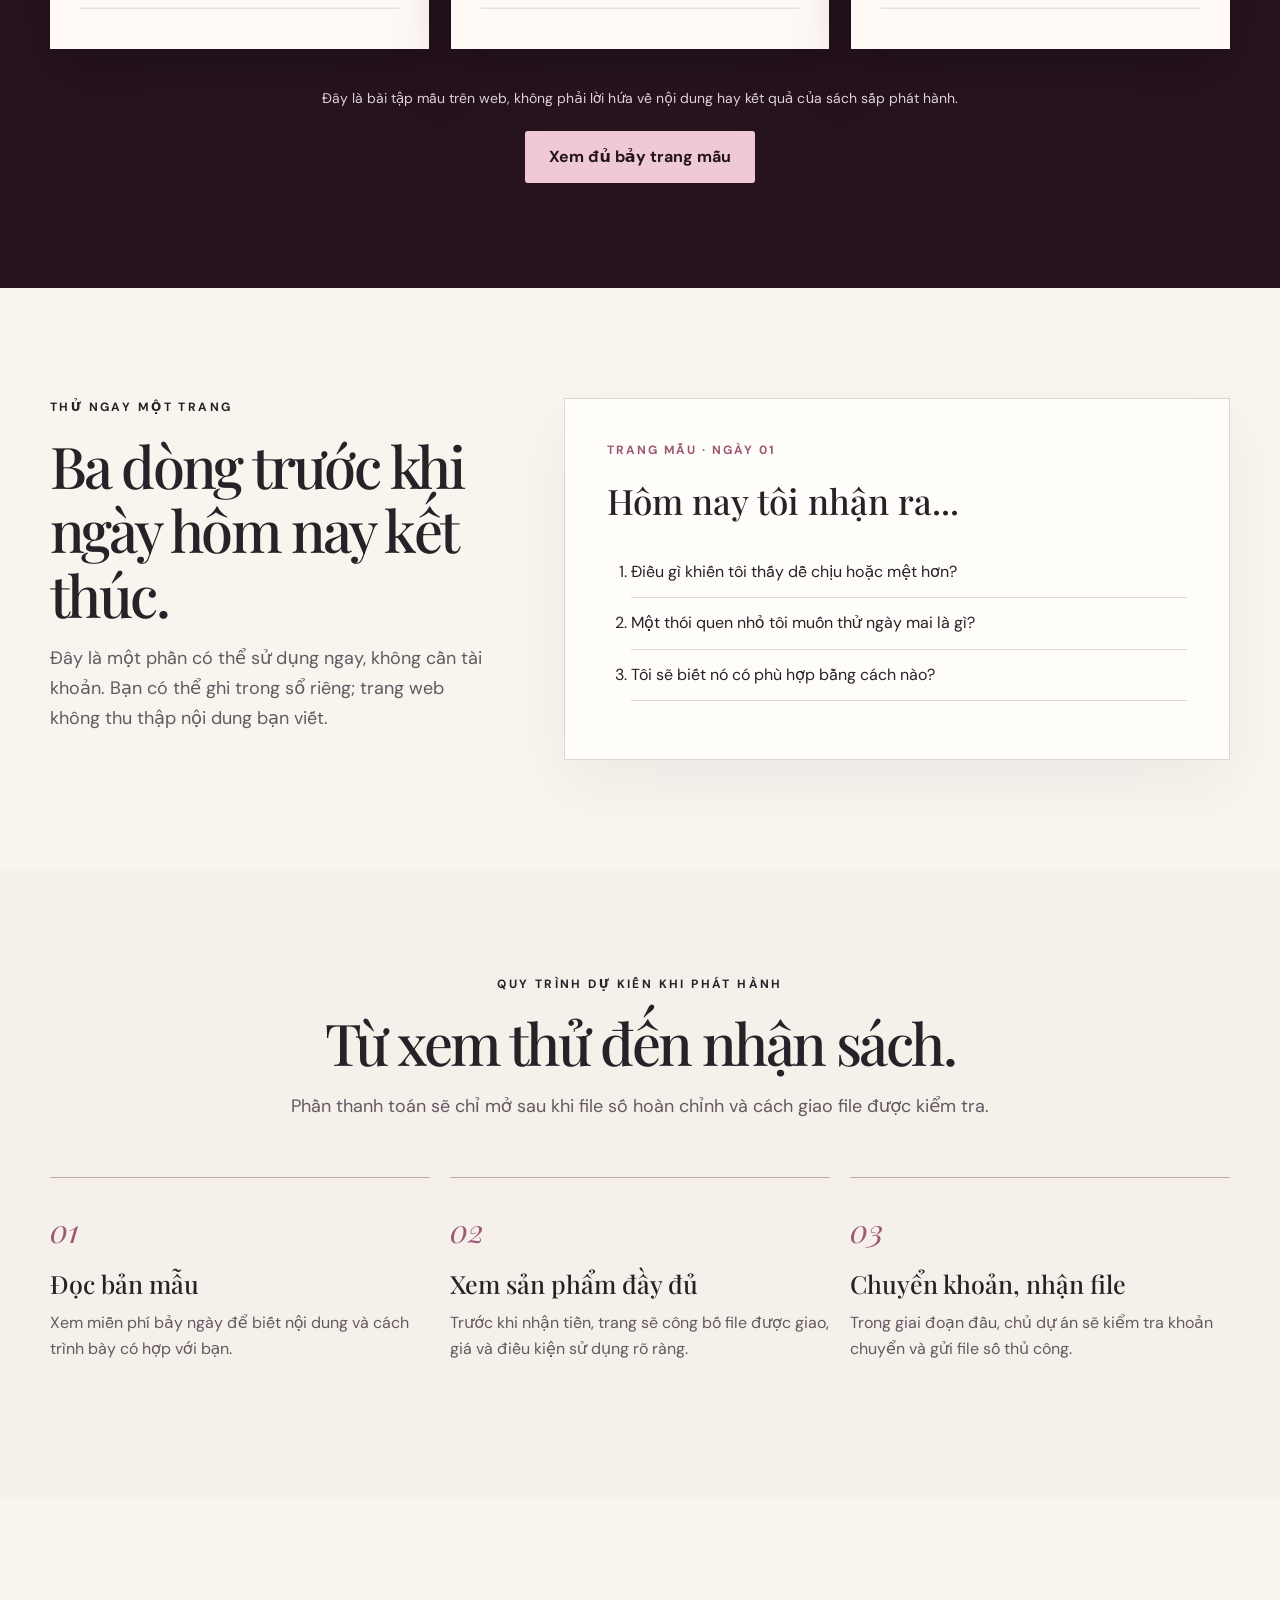
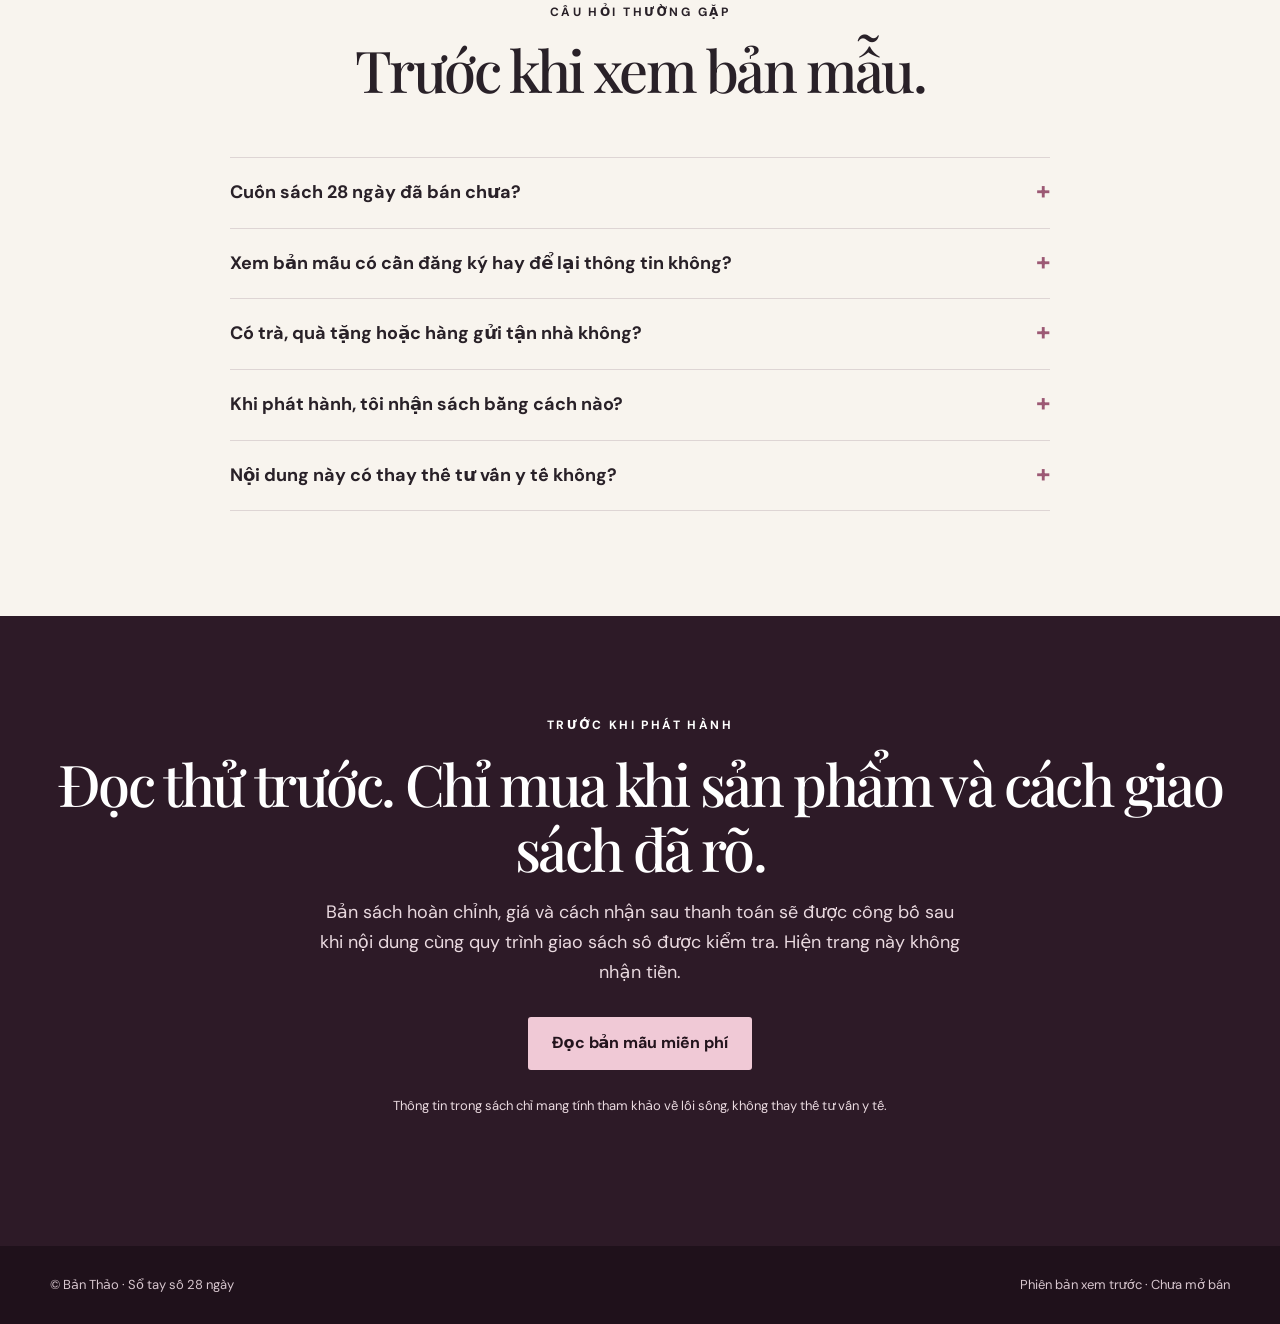
<file: experiments/exp03-duong-nhan-ai-mvp/index.html>
<!doctype html>
<html lang="vi">
<head>
  <meta charset="utf-8">
  <meta name="viewport" content="width=device-width, initial-scale=1">
  <meta name="theme-color" content="#26131e">
  <meta name="description" content="Bản Thảo là sổ tay số 28 ngày đang được viết. Xem bảy trang thực hành minh họa miễn phí; chưa mở bán.">
  <title>Bản Thảo — Sổ tay 28 ngày</title>
  <style>
    @import url('https://fonts.googleapis.com/css2?family=DM+Sans:wght@400;500;600;700&family=Playfair+Display:ital,wght@0,500;0,600;1,500&display=swap');
    :root{color-scheme:light;--plum:#26131e;--rose:#d5a6b3;--cream:#f8f4ee;--paper:#fffdf9;--ink:#292128;--muted:#625962;--line:#ded5d4}
    *{box-sizing:border-box}html{scroll-behavior:smooth}body{margin:0;background:var(--cream);color:var(--ink);font:16px/1.65 'DM Sans',system-ui,sans-serif}a{color:inherit}button,a{touch-action:manipulation}a:focus-visible{outline:3px solid #aa617f;outline-offset:4px}
    .wrap{width:min(1180px,calc(100% - 48px));margin:auto}.top{position:relative;z-index:2;background:var(--paper)}.top .wrap{display:flex;align-items:center;justify-content:space-between;gap:24px;min-height:76px}.brand{text-decoration:none;font-family:'Playfair Display',Georgia,serif;font-size:24px;font-weight:600;letter-spacing:-.03em}.brand span{color:#9c5974}.nav{display:flex;gap:26px;align-items:center}.nav a{text-decoration:none;font-size:14px;font-weight:600}.nav .nav-cta{border:1px solid var(--ink);padding:8px 16px;border-radius:40px}
    .hero{position:relative;min-height:660px;background:var(--plum) url('hero-botanical-v2.png') center center/cover no-repeat;color:#fff;display:flex;align-items:center;isolation:isolate}.hero:before{content:'';position:absolute;inset:0;z-index:-1;background:linear-gradient(90deg,rgba(27,11,22,.87) 0%,rgba(27,11,22,.7) 32%,rgba(27,11,22,.09) 67%)}.hero .wrap{padding-block:105px}.hero-copy{max-width:590px}.eyebrow{font-size:12px;letter-spacing:.2em;text-transform:uppercase;font-weight:700}.hero .eyebrow{color:#f0c9d6}.hero h1{font:500 clamp(54px,6.8vw,98px)/1.02 'Playfair Display',Georgia,serif;letter-spacing:-.055em;margin:20px 0 24px}.hero h1 em{color:#f2c7d3;font-weight:500}.hero p{font-size:19px;line-height:1.7;max-width:510px;color:#f3e6e9;margin:0 0 34px}.actions{display:flex;align-items:center;gap:15px;flex-wrap:wrap}.button{display:inline-flex;align-items:center;justify-content:center;min-height:52px;padding:13px 24px;border-radius:3px;background:#f0c9d6;color:#23141d;text-decoration:none;font-weight:700;transition:background .18s ease,transform .18s ease}.button:hover{background:#fff0f3;transform:translateY(-2px)}.button-outline{background:transparent;color:white;border:1px solid #f5d9e1}.button-outline:hover{background:#ffffff17}.hero-note{font-size:13px;color:#eddae0;margin-top:22px}
    .marquee{background:#ebd9dc;color:#543845;padding:12px 0;font-size:12px;font-weight:700;letter-spacing:.12em;text-transform:uppercase;text-align:center}.intro{padding:110px 0}.section-head{max-width:730px;margin:0 auto 55px;text-align:center}.section-head h2,.split h2,.preview h2,.end h2{font:500 clamp(36px,4.5vw,60px)/1.12 'Playfair Display',Georgia,serif;letter-spacing:-.045em;margin:15px 0 18px}.section-head p{color:var(--muted);font-size:18px}.cards{display:grid;grid-template-columns:repeat(3,1fr);gap:16px}.card{background:var(--paper);padding:34px;border:1px solid var(--line);min-height:250px}.card .number{font:italic 30px 'Playfair Display',Georgia,serif;color:#a86580}.card h3{font:500 26px/1.2 'Playfair Display',Georgia,serif;margin:25px 0 12px}.card p{color:var(--muted);margin:0}
    .split{background:#efe9e4;padding:100px 0}.split .wrap{display:grid;grid-template-columns:1fr 1fr;gap:90px;align-items:center}.book-cover{width:min(390px,100%);aspect-ratio:3/4;margin:auto;background:radial-gradient(circle at 75% 14%,#caa5a9,transparent 45%),linear-gradient(145deg,#311725,#6e4253);color:white;box-shadow:24px 24px 0 #dbc9c9,0 35px 65px #39232e30;display:flex;flex-direction:column;justify-content:space-between;padding:40px}.book-cover .mark{font:19px 'Playfair Display',Georgia,serif}.book-cover strong{font:500 clamp(48px,5vw,74px)/1.03 'Playfair Display',Georgia,serif;letter-spacing:-.05em}.book-cover small{font-size:12px;letter-spacing:.16em;text-transform:uppercase}.split p{font-size:18px;color:var(--muted)}.plain-list{padding:0;list-style:none;margin:30px 0}.plain-list li{padding:12px 0;border-bottom:1px solid #d8caca}.plain-list li:before{content:'✦';color:#a86580;margin-right:12px}
    .preview{padding:110px 0}.preview .wrap{display:grid;grid-template-columns:.8fr 1.2fr;gap:70px;align-items:start}.preview p{color:var(--muted);font-size:18px}.journal{background:var(--paper);border:1px solid var(--line);box-shadow:0 25px 60px #34212a0d;padding:42px}.journal .date{font-size:12px;letter-spacing:.16em;text-transform:uppercase;color:#9c5974;font-weight:700}.journal h3{font:500 35px 'Playfair Display',Georgia,serif;margin:16px 0 23px}.journal ol{padding-left:24px}.journal li{padding:12px 0;border-bottom:1px solid var(--line)}
    .proof{background:#26131e;color:#fff;padding:105px 0}.proof .eyebrow{color:#ebbbcc}.proof .section-head p{color:#dfd0d7}.proof-grid{display:grid;grid-template-columns:repeat(3,minmax(0,1fr));gap:22px}.proof-card{background:#fffaf5;color:#352732;padding:30px;min-height:365px;display:flex;flex-direction:column;box-shadow:0 25px 60px #0003}.proof-card .page-no{font:600 11px 'DM Sans',system-ui,sans-serif;letter-spacing:.18em;text-transform:uppercase;color:#a45f7b;border-bottom:1px solid #dfcbd2;padding-bottom:19px}.proof-card h3{font:500 30px/1.15 'Playfair Display',Georgia,serif;letter-spacing:-.035em;margin:29px 0 18px}.proof-card p{font-size:15px;line-height:1.7;color:#5e5159;margin:0}.proof-card .lines{height:44px;margin-top:auto;background:repeating-linear-gradient(to bottom,transparent 0,transparent 15px,#e8dfe1 16px,#e8dfe1 17px)}.proof-foot{text-align:center;margin-top:38px}.proof-foot p{font-size:14px;color:#dfd0d7;margin:0 0 20px}.proof .button{background:#f0c9d6}
    .how{padding:105px 0;background:#f6f0eb}.how-grid{display:grid;grid-template-columns:repeat(3,minmax(0,1fr));gap:20px}.how article{padding:30px 0;border-top:1px solid #beabb2}.how .step{font:italic 32px 'Playfair Display',Georgia,serif;color:#9c5974}.how h3{font:500 25px 'Playfair Display',Georgia,serif;margin:16px 0 10px}.how p{color:var(--muted);margin:0}.faq{padding:105px 0}.faq-list{max-width:820px;margin:0 auto}.faq details{border-bottom:1px solid var(--line);padding:20px 0}.faq details:first-child{border-top:1px solid var(--line)}.faq summary{cursor:pointer;font-weight:700;font-size:18px;list-style:none;display:flex;justify-content:space-between;gap:18px}.faq summary::-webkit-details-marker{display:none}.faq summary:after{content:'+';font-size:25px;line-height:1;color:#9c5974}.faq details[open] summary:after{content:'−'}.faq details p{max-width:700px;color:var(--muted);margin:14px 0 0}.faq summary:focus-visible{outline:3px solid #aa617f;outline-offset:5px}
    .end{background:#2d1a27;color:white;text-align:center;padding:100px 0}.end p{max-width:650px;margin:0 auto 30px;color:#e9d9df;font-size:18px}.end .small{font-size:13px;margin-top:25px}footer{background:#1f111b;color:#d7c6ce;padding:28px 0;font-size:13px}footer .wrap{display:flex;justify-content:space-between;gap:20px;flex-wrap:wrap}footer a{color:#ead6df}
    @media(max-width:800px){.nav a:not(.nav-cta){display:none}.hero{min-height:790px;background-position:90% center;align-items:end}.hero:before{background:linear-gradient(0deg,rgba(27,11,22,.97) 0%,rgba(27,11,22,.82) 45%,rgba(27,11,22,.06) 85%)}.hero .wrap{padding-block:320px 56px}.hero-copy{max-width:540px}.cards,.split .wrap,.preview .wrap,.proof-grid,.how-grid{grid-template-columns:1fr}.split .wrap,.preview .wrap{gap:55px}.book-cover{margin-left:0}.intro,.split,.preview,.proof,.how,.faq{padding:75px 0}.proof-card{min-height:260px}}
    @media(max-width:500px){.wrap{width:min(100% - 34px,1180px)}.top .wrap{min-height:66px}.brand{font-size:22px}.nav .nav-cta{font-size:12px;padding:7px 12px}.hero{min-height:690px}.hero h1{font-size:56px}.hero p{font-size:17px}.actions{align-items:stretch;flex-direction:column}.button{width:100%}.card{min-height:auto}.journal{padding:26px}.book-cover{box-shadow:12px 12px 0 #dbc9c9}}
    @media(prefers-reduced-motion:reduce){html{scroll-behavior:auto}.button{transition:none}}
  </style>
</head>
<body>
  <header class="top"><div class="wrap"><a class="brand" href="index.html">Bản Thảo<span>.</span></a><nav class="nav" aria-label="Điều hướng chính"><a href="catalog.html">Sản phẩm số</a><a href="#trang-mau">Trang mẫu</a><a href="#hoi-dap">Hỏi đáp</a><a class="nav-cta" href="handbook.html">Xem bản mẫu</a></nav></div></header>
  <main>
    <section class="hero" aria-labelledby="hero-title"><div class="wrap"><div class="hero-copy"><div class="eyebrow">Bảy trang thực hành minh họa miễn phí</div><h1 id="hero-title">Dành thời gian <em>nở rộ</em> theo cách của mình.</h1><p>Xem thử cách một sổ tay ghi chép có thể giúp bạn quan sát giấc ngủ, bữa ăn và những thói quen nhỏ. Tác giả đang viết sách 28 ngày; bản mẫu này chưa phải trích đoạn từ sách hoàn chỉnh.</p><div class="actions"><a class="button" href="handbook.html">Xem bản mẫu</a><a class="button button-outline" href="catalog.html">Xem sản phẩm số</a></div><div class="hero-note">100% nội dung số · Không trà, quà tặng hay vận chuyển</div></div></div></section>
    <div class="marquee">Đọc · Quan sát · Ghi chép · Điều chỉnh</div>
    <section class="intro" id="ve-sach"><div class="wrap"><div class="section-head"><div class="eyebrow">Bên trong bản minh họa</div><h2>Chăm sóc mình không cần bắt đầu bằng một lời hứa lớn.</h2><p>Một cấu trúc nhẹ để bạn hiểu nhịp sống của chính mình. Đây là nội dung về thói quen và tự ghi chép, không phải chẩn đoán hay liệu trình điều trị.</p></div><div class="cards"><article class="card"><div class="number">01</div><h3>Quan sát</h3><p>Nhận ra những thay đổi nhỏ trong giấc ngủ, bữa ăn, năng lượng và cảm xúc mỗi ngày.</p></article><article class="card"><div class="number">02</div><h3>Thử một điều</h3><p>Chọn một thói quen vừa sức. Bản minh họa gợi ý cách đặt câu hỏi, không áp đặt một “thể trạng” hay kết quả.</p></article><article class="card"><div class="number">03</div><h3>Giữ điều hợp</h3><p>Dùng trang nhật ký để nhìn lại, tiếp tục hoặc đổi hướng theo trải nghiệm thực tế của bạn.</p></article></div></div></section>
    <section class="split"><div class="wrap"><div class="book-cover" role="img" aria-label="Bìa minh họa, không phải bìa sách phát hành"><div class="mark">Bản Thảo.</div><strong>28 ngày<br>cho mình</strong><small>Bìa minh họa · Sách đang viết</small></div><div><div class="eyebrow">Sản phẩm số đầu tiên</div><h2>Biết rõ mình sẽ đọc và dùng gì.</h2><p>Tác giả đang viết bản sách 28 ngày. Bảy trang thực hành trên web là bản minh họa miễn phí cho trải nghiệm ghi chép, chưa phải trích đoạn được tác giả duyệt cho sách phát hành.</p><ul class="plain-list"><li>Bảy trang thực hành minh họa, xem miễn phí</li><li>Câu hỏi ngắn và khoảng trống để ghi chép</li><li>Đọc trên điện thoại hoặc máy tính</li><li>Nội dung sách, định dạng và giá sẽ công bố khi hoàn tất</li></ul><a class="button" href="handbook.html">Mở bản mẫu</a></div></div></section>
    <section class="proof" id="trang-mau"><div class="wrap"><div class="section-head"><div class="eyebrow">Xem bản thực hành</div><h2>Ba trang từ mẫu minh họa bảy ngày.</h2><p>Những trang này có thể dùng ngay để thử trải nghiệm ghi chép. Chúng chưa phải nội dung của bản sách 28 ngày đang được tác giả viết.</p></div><div class="proof-grid"><article class="proof-card"><div class="page-no">Ngày 01 · Quan sát</div><h3>Nhìn lại hôm nay</h3><p>Điều gì đã cho bạn năng lượng? Điều gì lấy đi năng lượng? Chỉ ghi những gì bạn quan sát được.</p><div class="lines" aria-hidden="true"></div></article><article class="proof-card"><div class="page-no">Ngày 03 · Giấc ngủ</div><h3>Giấc ngủ của mình</h3><p>Trước giờ ngủ tối qua, bạn đã làm gì? Có thói quen nào bạn muốn thử thay đổi tối nay?</p><div class="lines" aria-hidden="true"></div></article><article class="proof-card"><div class="page-no">Ngày 07 · Nhìn lại</div><h3>Một tuần vừa qua</h3><p>Điều gì thực sự hữu ích? Bạn muốn tiếp tục, bỏ đi hay điều chỉnh điều gì?</p><div class="lines" aria-hidden="true"></div></article></div><div class="proof-foot"><p>Đây là bài tập mẫu trên web, không phải lời hứa về nội dung hay kết quả của sách sắp phát hành.</p><a class="button" href="handbook.html">Xem đủ bảy trang mẫu</a></div></div></section>
    <section class="preview" id="xem-truoc"><div class="wrap"><div><div class="eyebrow">Thử ngay một trang</div><h2>Ba dòng trước khi ngày hôm nay kết thúc.</h2><p>Đây là một phần có thể sử dụng ngay, không cần tài khoản. Bạn có thể ghi trong sổ riêng; trang web không thu thập nội dung bạn viết.</p></div><div class="journal"><div class="date">Trang mẫu · ngày 01</div><h3>Hôm nay tôi nhận ra...</h3><ol><li>Điều gì khiến tôi thấy dễ chịu hoặc mệt hơn?</li><li>Một thói quen nhỏ tôi muốn thử ngày mai là gì?</li><li>Tôi sẽ biết nó có phù hợp bằng cách nào?</li></ol></div></div></section>
    <section class="how" id="cach-nhan"><div class="wrap"><div class="section-head"><div class="eyebrow">Quy trình dự kiến khi phát hành</div><h2>Từ xem thử đến nhận sách.</h2><p>Phần thanh toán sẽ chỉ mở sau khi file số hoàn chỉnh và cách giao file được kiểm tra.</p></div><div class="how-grid"><article><div class="step">01</div><h3>Đọc bản mẫu</h3><p>Xem miễn phí bảy ngày để biết nội dung và cách trình bày có hợp với bạn.</p></article><article><div class="step">02</div><h3>Xem sản phẩm đầy đủ</h3><p>Trước khi nhận tiền, trang sẽ công bố file được giao, giá và điều kiện sử dụng rõ ràng.</p></article><article><div class="step">03</div><h3>Chuyển khoản, nhận file</h3><p>Trong giai đoạn đầu, chủ dự án sẽ kiểm tra khoản chuyển và gửi file số thủ công.</p></article></div></div></section>
    <section class="faq" id="hoi-dap"><div class="wrap"><div class="section-head"><div class="eyebrow">Câu hỏi thường gặp</div><h2>Trước khi xem bản mẫu.</h2></div><div class="faq-list"><details><summary>Cuốn sách 28 ngày đã bán chưa?</summary><p>Chưa. Tác giả đang viết sách. Hiện chỉ có bảy trang thực hành minh họa trên web; đó chưa phải trích đoạn được duyệt cho sách phát hành. Trang này không nhận đặt trước.</p></details><details><summary>Xem bản mẫu có cần đăng ký hay để lại thông tin không?</summary><p>Không. Bạn mở trang mẫu trực tiếp và có thể ghi câu trả lời trong sổ riêng. Trang này không thu câu trả lời của bạn.</p></details><details><summary>Có trà, quà tặng hoặc hàng gửi tận nhà không?</summary><p>Không. Dự án chỉ dự kiến phát hành nội dung số; không có sản phẩm vật chất hay phí vận chuyển.</p></details><details><summary>Khi phát hành, tôi nhận sách bằng cách nào?</summary><p>Thông tin về định dạng file và cách nhận sẽ được công bố rõ trước khi mở bán. Giai đoạn đầu dự kiến chuyển khoản và gửi file sau khi chủ dự án xác nhận tiền đã vào tài khoản.</p></details><details><summary>Nội dung này có thay thế tư vấn y tế không?</summary><p>Không. Bản mẫu chỉ gợi ý quan sát thói quen và ghi chép cá nhân, không chẩn đoán hoặc điều trị.</p></details></div></div></section>
    <section class="end"><div class="wrap"><div class="eyebrow">Trước khi phát hành</div><h2>Đọc thử trước. Chỉ mua khi sản phẩm và cách giao sách đã rõ.</h2><p>Bản sách hoàn chỉnh, giá và cách nhận sau thanh toán sẽ được công bố sau khi nội dung cùng quy trình giao sách số được kiểm tra. Hiện trang này không nhận tiền.</p><a class="button" href="handbook.html">Đọc bản mẫu miễn phí</a><p class="small">Thông tin trong sách chỉ mang tính tham khảo về lối sống, không thay thế tư vấn y tế.</p></div></section>
  </main>
  <footer><div class="wrap"><span>© Bản Thảo · Sổ tay số 28 ngày</span><span>Phiên bản xem trước · Chưa mở bán</span></div></footer>
</body>
</html>
</file>
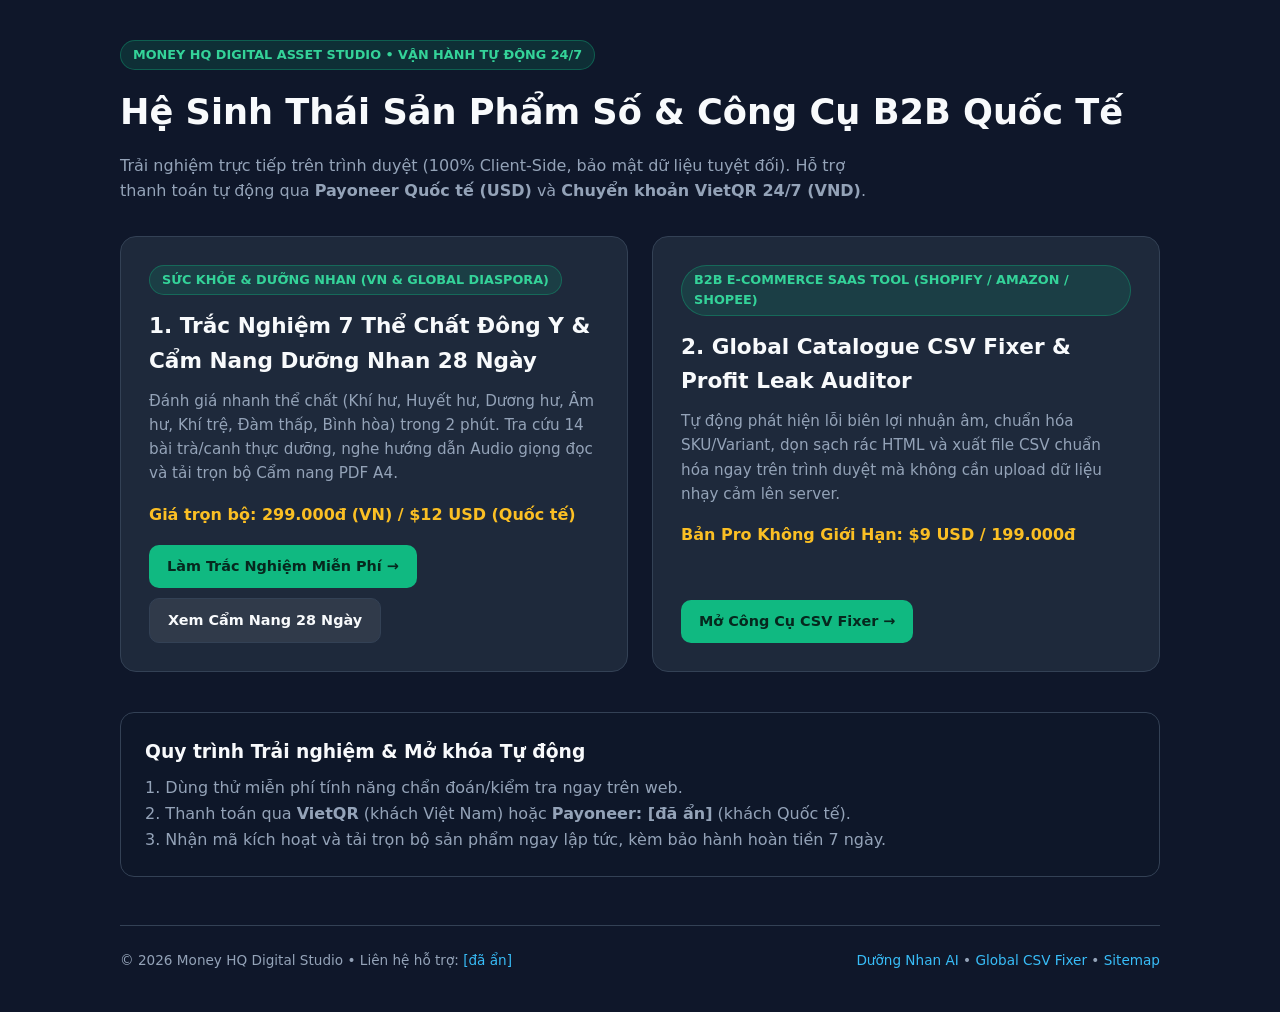
<file: operations/superagent_work/worker-tkt-098a76d1/index.html>
<!DOCTYPE html>
<html lang="vi">
<head>
  <meta charset="UTF-8" />
  <meta name="viewport" content="width=device-width, initial-scale=1.0" />
  <title>Money HQ Digital Assets Studio | Công Cụ B2B & Cẩm Nang Chăm Sóc Sức Khỏe Chủ Động</title>
  <meta name="description" content="Hệ sinh thái sản phẩm số vận hành tự động: Cẩm Nang Dưỡng Nhan Đông Y Ứng Dụng (EXP-03) và Global E-Commerce Catalogue CSV Fixer (EXP-02)." />
  <script type="application/ld+json">
  {
    "@context": "https://schema.org",
    "@type": "ItemList",
    "name": "Money HQ Autonomous Digital Products",
    "itemListElement": [
      {
        "@type": "SoftwareApplication",
        "position": 1,
        "name": "Cẩm Nang Dưỡng Nhan & Trắc Nghiệm 7 Thể Chất Đông Y",
        "applicationCategory": "HealthApplication",
        "offers": {"@type": "Offer", "price": "12.00", "priceCurrency": "USD"}
      },
      {
        "@type": "SoftwareApplication",
        "position": 2,
        "name": "Global E-Commerce Catalogue CSV Fixer & Profit Auditor",
        "applicationCategory": "BusinessApplication",
        "offers": {"@type": "Offer", "price": "9.00", "priceCurrency": "USD"}
      }
    ]
  }
  </script>
  <style>
    :root {
      --bg: #0f172a;
      --card: #1e293b;
      --border: #334155;
      --text: #f8fafc;
      --muted: #94a3b8;
      --emerald: #10b981;
      --amber: #f59e0b;
      --rose: #f43f5e;
    }
    * { box-sizing: border-box; margin: 0; padding: 0; }
    body {
      font-family: 'Segoe UI', system-ui, -apple-system, sans-serif;
      background: var(--bg);
      color: var(--text);
      line-height: 1.6;
    }
    .container { max-width: 1080px; margin: 0 auto; padding: 40px 20px; }
    .badge {
      display: inline-block;
      background: rgba(16, 185, 129, 0.15);
      color: #34d399;
      border: 1px solid rgba(16, 185, 129, 0.35);
      padding: 4px 12px;
      border-radius: 999px;
      font-size: 0.8rem;
      font-weight: 700;
      margin-bottom: 14px;
    }
    h1 { font-size: 2.2rem; margin-bottom: 12px; }
    .subtitle { color: var(--muted); max-width: 760px; margin-bottom: 32px; }
    .grid { display: grid; grid-template-columns: repeat(auto-fit, minmax(320px, 1fr)); gap: 24px; }
    .card {
      background: var(--card);
      border: 1px solid var(--border);
      border-radius: 16px;
      padding: 28px;
      display: flex;
      flex-direction: column;
      justify-content: space-between;
    }
    .card h2 { font-size: 1.35rem; margin-bottom: 10px; }
    .card p { color: var(--muted); font-size: 0.95rem; margin-bottom: 16px; }
    .price-row {
      display: flex;
      gap: 12px;
      align-items: center;
      margin-bottom: 18px;
      font-weight: 700;
      color: #fbbf24;
    }
    .btn-group { display: flex; flex-wrap: wrap; gap: 10px; }
    .btn {
      display: inline-block;
      text-decoration: none;
      padding: 10px 18px;
      border-radius: 10px;
      font-weight: 700;
      font-size: 0.9rem;
    }
    .btn-primary { background: var(--emerald); color: #06281e; }
    .btn-secondary { background: rgba(255,255,255,0.08); color: var(--text); border: 1px solid var(--border); }
    .how-it-works {
      margin-top: 40px;
      background: rgba(15, 23, 42, 0.7);
      border: 1px solid var(--border);
      border-radius: 14px;
      padding: 24px;
    }
    footer {
      margin-top: 48px;
      padding-top: 24px;
      border-top: 1px solid var(--border);
      color: var(--muted);
      font-size: 0.85rem;
      display: flex;
      justify-content: space-between;
      flex-wrap: wrap;
      gap: 12px;
    }
    footer a { color: #38bdf8; text-decoration: none; }
  </style>
</head>
<body>
  <div class="container">
    <span class="badge">MONEY HQ DIGITAL ASSET STUDIO • VẬN HÀNH TỰ ĐỘNG 24/7</span>
    <h1>Hệ Sinh Thái Sản Phẩm Số & Công Cụ B2B Quốc Tế</h1>
    <p class="subtitle">
      Trải nghiệm trực tiếp trên trình duyệt (100% Client-Side, bảo mật dữ liệu tuyệt đối).
      Hỗ trợ thanh toán tự động qua <strong>Payoneer Quốc tế (USD)</strong> và <strong>Chuyển khoản VietQR 24/7 (VND)</strong>.
    </p>

    <div class="grid">
      <div class="card">
        <div>
          <span class="badge">SỨC KHỎE & DƯỠNG NHAN (VN & GLOBAL DIASPORA)</span>
          <h2>1. Trắc Nghiệm 7 Thể Chất Đông Y & Cẩm Nang Dưỡng Nhan 28 Ngày</h2>
          <p>
            Đánh giá nhanh thể chất (Khí hư, Huyết hư, Dương hư, Âm hư, Khí trệ, Đàm thấp, Bình hòa) trong 2 phút.
            Tra cứu 14 bài trà/canh thực dưỡng, nghe hướng dẫn Audio giọng đọc và tải trọn bộ Cẩm nang PDF A4.
          </p>
          <div class="price-row">
            <span>Giá trọn bộ: 299.000đ (VN) / $12 USD (Quốc tế)</span>
          </div>
        </div>
        <div class="btn-group">
          <a class="btn btn-primary" href="experiments/exp03-duong-nhan-ai-mvp/">Làm Trắc Nghiệm Miễn Phí →</a>
          <a class="btn btn-secondary" href="experiments/exp03-duong-nhan-ai-mvp/handbook.html">Xem Cẩm Nang 28 Ngày</a>
        </div>
      </div>

      <div class="card">
        <div>
          <span class="badge">B2B E-COMMERCE SAAS TOOL (SHOPIFY / AMAZON / SHOPEE)</span>
          <h2>2. Global Catalogue CSV Fixer & Profit Leak Auditor</h2>
          <p>
            Tự động phát hiện lỗi biên lợi nhuận âm, chuẩn hóa SKU/Variant, dọn sạch rác HTML và xuất file CSV
            chuẩn hóa ngay trên trình duyệt mà không cần upload dữ liệu nhạy cảm lên server.
          </p>
          <div class="price-row">
            <span>Bản Pro Không Giới Hạn: $9 USD / 199.000đ</span>
          </div>
        </div>
        <div class="btn-group">
          <a class="btn btn-primary" href="experiments/exp02-catalogue-qa-pilot/">Mở Công Cụ CSV Fixer →</a>
        </div>
      </div>
    </div>

    <div class="how-it-works">
      <h3>Quy trình Trải nghiệm & Mở khóa Tự động</h3>
      <p style="color: var(--muted); margin-top: 8px;">
        1. Dùng thử miễn phí tính năng chẩn đoán/kiểm tra ngay trên web.<br/>
        2. Thanh toán qua <strong>VietQR</strong> (khách Việt Nam) hoặc <strong>Payoneer: [đã ẩn]</strong> (khách Quốc tế).<br/>
        3. Nhận mã kích hoạt và tải trọn bộ sản phẩm ngay lập tức, kèm bảo hành hoàn tiền 7 ngày.
      </p>
    </div>

    <footer>
      <div>© 2026 Money HQ Digital Studio • Liên hệ hỗ trợ: <a href="https://github.com/MaiLeac/revenue-copilot-international-phase0/issues/new">[đã ẩn]</a></div>
      <div>
        <a href="experiments/exp03-duong-nhan-ai-mvp/">Dưỡng Nhan AI</a> •
        <a href="experiments/exp02-catalogue-qa-pilot/">Global CSV Fixer</a> •
        <a href="sitemap.xml">Sitemap</a>
      </div>
    </footer>
  </div>
</body>
</html>
</file>
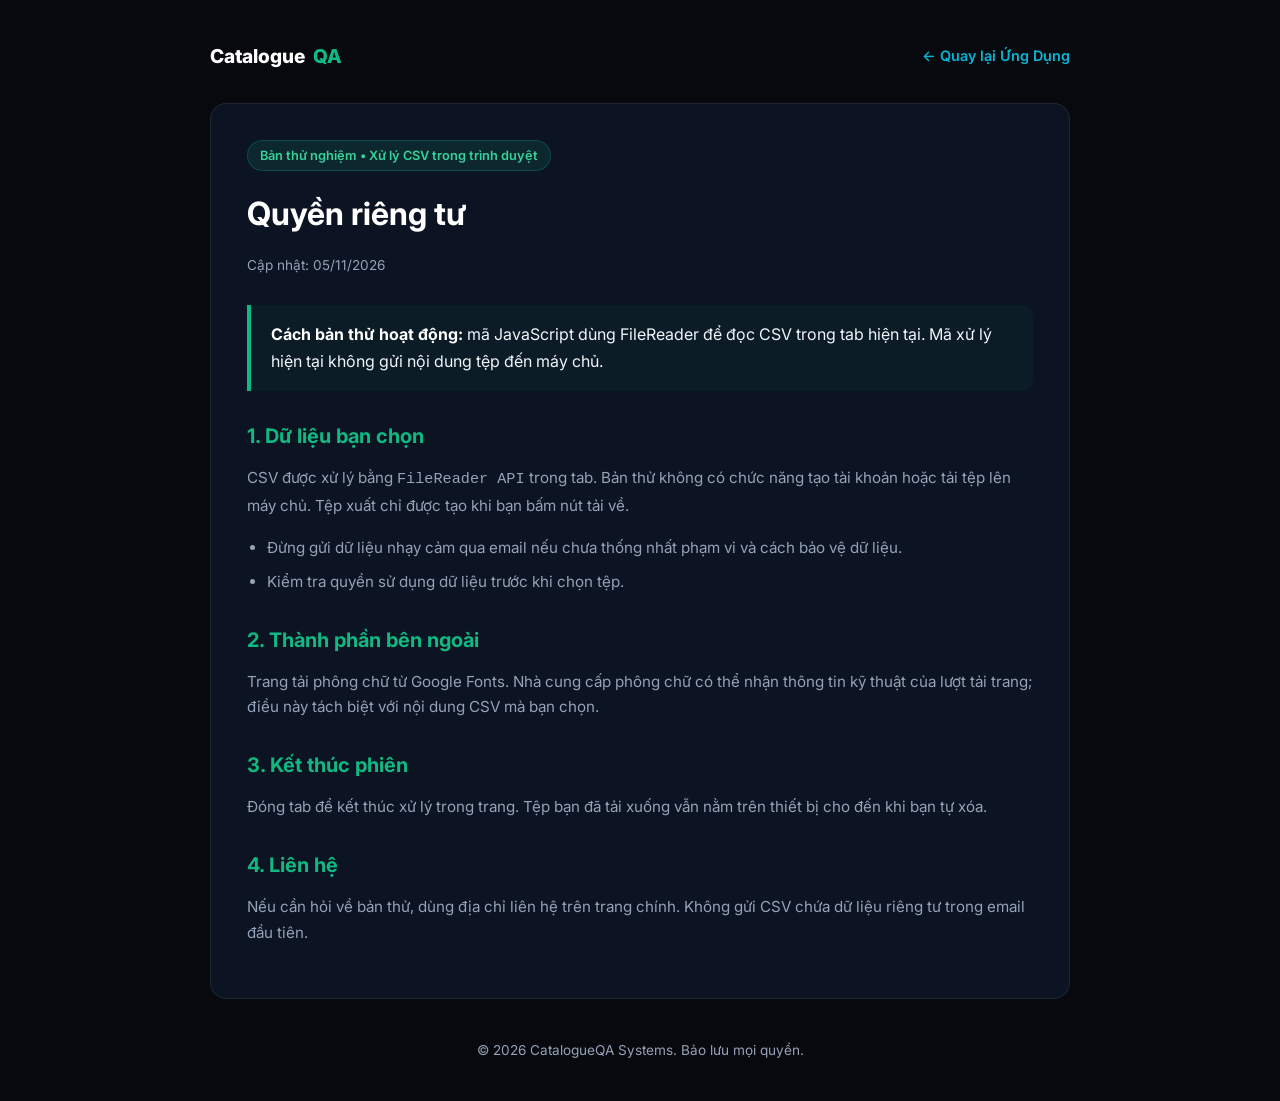
<file: experiments/exp02-catalogue-qa-pilot/privacy.html>
<!DOCTYPE html>
<html lang="vi">
<head>
<meta charset="utf-8">
<meta name="viewport" content="width=device-width, initial-scale=1">
<title>Quyền riêng tư của bản thử CatalogueQA</title>
<link rel="preconnect" href="https://fonts.googleapis.com">
<link rel="preconnect" href="https://fonts.gstatic.com" crossorigin>
<link href="https://fonts.googleapis.com/css2?family=Inter:wght@400;500;600;700;800&family=JetBrains+Mono:wght@400;500&display=swap" rel="stylesheet">
<style>
  :root {
    --bg: #07090e;
    --card: rgba(15, 23, 42, 0.75);
    --border: rgba(255, 255, 255, 0.08);
    --text: #f1f5f9;
    --text-muted: #94a3b8;
    --primary: #10b981;
    --accent: #06b6d4;
  }
  * { box-sizing: border-box; margin: 0; padding: 0; }
  body {
    background: var(--bg);
    color: var(--text);
    font-family: 'Inter', -apple-system, sans-serif;
    line-height: 1.7;
    padding: 40px 20px;
  }
  .container { max-width: 860px; margin: 0 auto; }
  .nav { margin-bottom: 30px; display: flex; justify-content: space-between; align-items: center; }
  .brand { font-size: 1.2rem; font-weight: 800; color: #fff; text-decoration: none; display: flex; align-items: center; gap: 8px; }
  .brand span { color: var(--primary); }
  .btn-back { color: var(--accent); text-decoration: none; font-size: 0.9rem; font-weight: 600; }
  .card {
    background: var(--card);
    border: 1px solid var(--border);
    border-radius: 16px;
    padding: 36px;
    backdrop-filter: blur(16px);
  }
  .badge {
    display: inline-flex;
    align-items: center;
    gap: 6px;
    background: rgba(16, 185, 129, 0.12);
    color: #34d399;
    border: 1px solid rgba(16, 185, 129, 0.25);
    padding: 4px 12px;
    border-radius: 999px;
    font-size: 0.8rem;
    font-weight: 600;
    margin-bottom: 16px;
  }
  h1 { font-size: 2rem; margin-bottom: 12px; color: #fff; }
  .updated { color: var(--text-muted); font-size: 0.85rem; margin-bottom: 28px; }
  h2 { font-size: 1.25rem; margin: 28px 0 12px; color: var(--primary); }
  p, ul { color: var(--text-muted); margin-bottom: 16px; font-size: 0.95rem; }
  ul { padding-left: 20px; }
  li { margin-bottom: 8px; }
  .highlight-box {
    background: rgba(16, 185, 129, 0.05);
    border-left: 4px solid var(--primary);
    padding: 16px 20px;
    margin: 20px 0;
    border-radius: 0 12px 12px 0;
  }
  .footer { margin-top: 40px; text-align: center; color: var(--text-muted); font-size: 0.85rem; }
</style>
</head>
<body>
<div class="container">
  <div class="nav">
    <a href="index.html" class="brand">Catalogue<span>QA</span></a>
    <a href="index.html" class="btn-back">← Quay lại Ứng Dụng</a>
  </div>

  <div class="card">
    <div class="badge">Bản thử nghiệm • Xử lý CSV trong trình duyệt</div>
    <h1>Quyền riêng tư</h1>
    <div class="updated">Cập nhật: 05/11/2026</div>

    <div class="highlight-box">
      <strong style="color: #fff;">Cách bản thử hoạt động:</strong> mã JavaScript dùng FileReader để đọc CSV trong tab hiện tại. Mã xử lý hiện tại không gửi nội dung tệp đến máy chủ.
    </div>

    <h2>1. Dữ liệu bạn chọn</h2>
    <p>CSV được xử lý bằng <code>FileReader API</code> trong tab. Bản thử không có chức năng tạo tài khoản hoặc tải tệp lên máy chủ. Tệp xuất chỉ được tạo khi bạn bấm nút tải về.</p>
    <ul>
      <li>Đừng gửi dữ liệu nhạy cảm qua email nếu chưa thống nhất phạm vi và cách bảo vệ dữ liệu.</li>
      <li>Kiểm tra quyền sử dụng dữ liệu trước khi chọn tệp.</li>
    </ul>

    <h2>2. Thành phần bên ngoài</h2>
    <p>Trang tải phông chữ từ Google Fonts. Nhà cung cấp phông chữ có thể nhận thông tin kỹ thuật của lượt tải trang; điều này tách biệt với nội dung CSV mà bạn chọn.</p>

    <h2>3. Kết thúc phiên</h2>
    <p>Đóng tab để kết thúc xử lý trong trang. Tệp bạn đã tải xuống vẫn nằm trên thiết bị cho đến khi bạn tự xóa.</p>

    <h2>4. Liên hệ</h2>
    <p>Nếu cần hỏi về bản thử, dùng địa chỉ liên hệ trên trang chính. Không gửi CSV chứa dữ liệu riêng tư trong email đầu tiên.</p>
  </div>

  <div class="footer">
    © 2026 CatalogueQA Systems. Bảo lưu mọi quyền.
  </div>
</div>
</body>
</html>
</file>
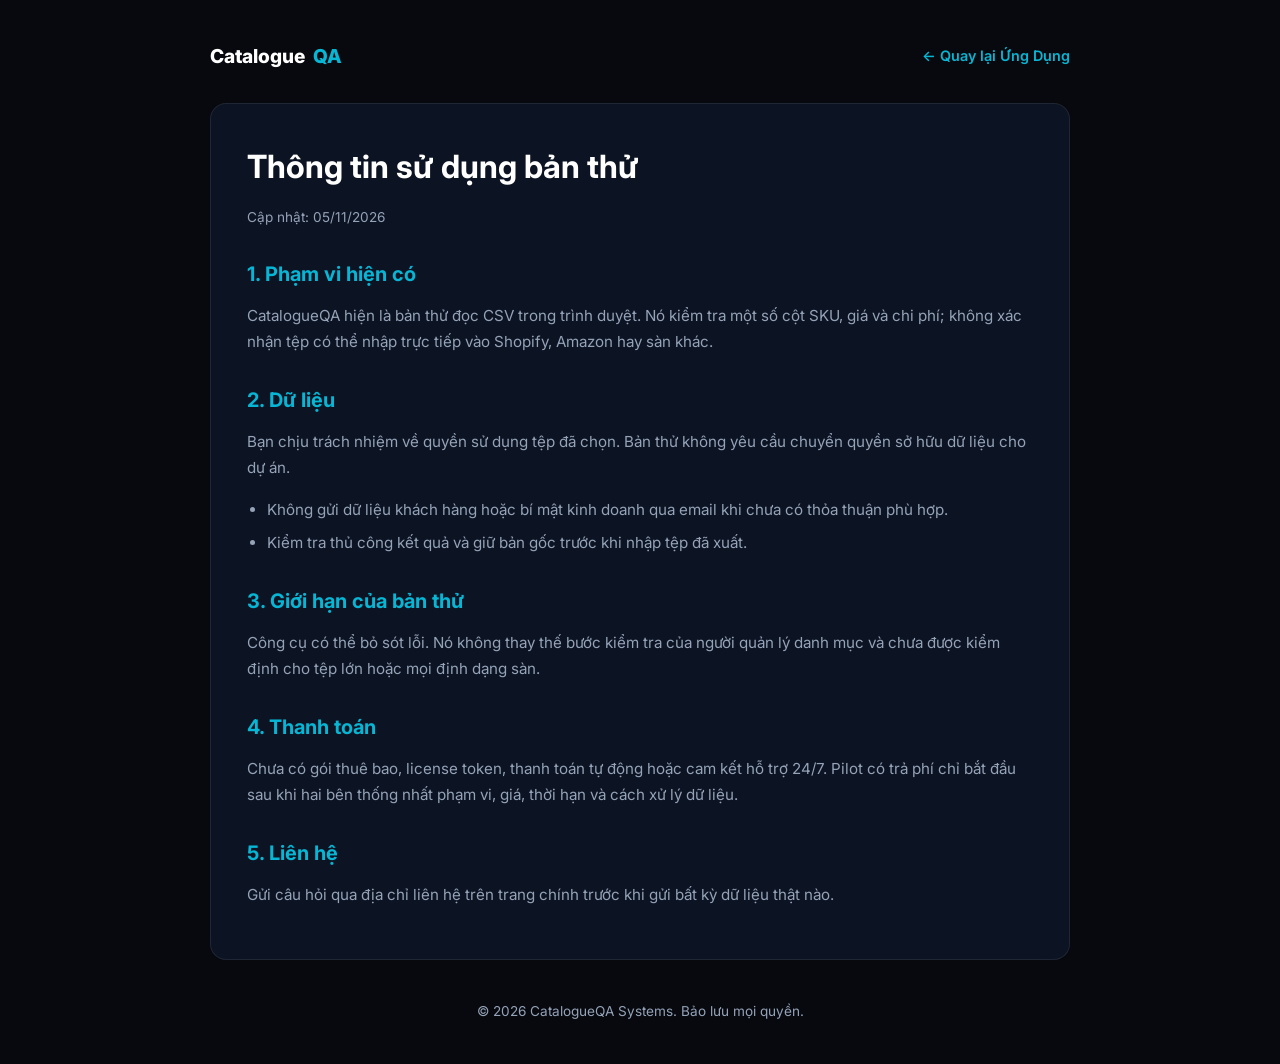
<file: experiments/exp02-catalogue-qa-pilot/terms.html>
<!DOCTYPE html>
<html lang="vi">
<head>
<meta charset="utf-8">
<meta name="viewport" content="width=device-width, initial-scale=1">
<title>Thông tin sử dụng bản thử • CatalogueQA</title>
<link rel="preconnect" href="https://fonts.googleapis.com">
<link rel="preconnect" href="https://fonts.gstatic.com" crossorigin>
<link href="https://fonts.googleapis.com/css2?family=Inter:wght@400;500;600;700;800&family=JetBrains+Mono:wght@400;500&display=swap" rel="stylesheet">
<style>
  :root {
    --bg: #07090e;
    --card: rgba(15, 23, 42, 0.75);
    --border: rgba(255, 255, 255, 0.08);
    --text: #f1f5f9;
    --text-muted: #94a3b8;
    --primary: #06b6d4;
    --accent: #8b5cf6;
  }
  * { box-sizing: border-box; margin: 0; padding: 0; }
  body {
    background: var(--bg);
    color: var(--text);
    font-family: 'Inter', -apple-system, sans-serif;
    line-height: 1.7;
    padding: 40px 20px;
  }
  .container { max-width: 860px; margin: 0 auto; }
  .nav { margin-bottom: 30px; display: flex; justify-content: space-between; align-items: center; }
  .brand { font-size: 1.2rem; font-weight: 800; color: #fff; text-decoration: none; display: flex; align-items: center; gap: 8px; }
  .brand span { color: var(--primary); }
  .btn-back { color: var(--primary); text-decoration: none; font-size: 0.9rem; font-weight: 600; }
  .card {
    background: var(--card);
    border: 1px solid var(--border);
    border-radius: 16px;
    padding: 36px;
    backdrop-filter: blur(16px);
  }
  h1 { font-size: 2rem; margin-bottom: 12px; color: #fff; }
  .updated { color: var(--text-muted); font-size: 0.85rem; margin-bottom: 28px; }
  h2 { font-size: 1.25rem; margin: 28px 0 12px; color: var(--primary); }
  p, ul { color: var(--text-muted); margin-bottom: 16px; font-size: 0.95rem; }
  ul { padding-left: 20px; }
  li { margin-bottom: 8px; }
  .footer { margin-top: 40px; text-align: center; color: var(--text-muted); font-size: 0.85rem; }
</style>
</head>
<body>
<div class="container">
  <div class="nav">
    <a href="index.html" class="brand">Catalogue<span>QA</span></a>
    <a href="index.html" class="btn-back">← Quay lại Ứng Dụng</a>
  </div>

  <div class="card">
    <h1>Thông tin sử dụng bản thử</h1>
    <div class="updated">Cập nhật: 05/11/2026</div>

    <h2>1. Phạm vi hiện có</h2>
    <p>CatalogueQA hiện là bản thử đọc CSV trong trình duyệt. Nó kiểm tra một số cột SKU, giá và chi phí; không xác nhận tệp có thể nhập trực tiếp vào Shopify, Amazon hay sàn khác.</p>

    <h2>2. Dữ liệu</h2>
    <p>Bạn chịu trách nhiệm về quyền sử dụng tệp đã chọn. Bản thử không yêu cầu chuyển quyền sở hữu dữ liệu cho dự án.</p>
    <ul>
      <li>Không gửi dữ liệu khách hàng hoặc bí mật kinh doanh qua email khi chưa có thỏa thuận phù hợp.</li>
      <li>Kiểm tra thủ công kết quả và giữ bản gốc trước khi nhập tệp đã xuất.</li>
    </ul>

    <h2>3. Giới hạn của bản thử</h2>
    <p>Công cụ có thể bỏ sót lỗi. Nó không thay thế bước kiểm tra của người quản lý danh mục và chưa được kiểm định cho tệp lớn hoặc mọi định dạng sàn.</p>

    <h2>4. Thanh toán</h2>
    <p>Chưa có gói thuê bao, license token, thanh toán tự động hoặc cam kết hỗ trợ 24/7. Pilot có trả phí chỉ bắt đầu sau khi hai bên thống nhất phạm vi, giá, thời hạn và cách xử lý dữ liệu.</p>

    <h2>5. Liên hệ</h2>
    <p>Gửi câu hỏi qua địa chỉ liên hệ trên trang chính trước khi gửi bất kỳ dữ liệu thật nào.</p>
  </div>

  <div class="footer">
    © 2026 CatalogueQA Systems. Bảo lưu mọi quyền.
  </div>
</div>
</body>
</html>
</file>
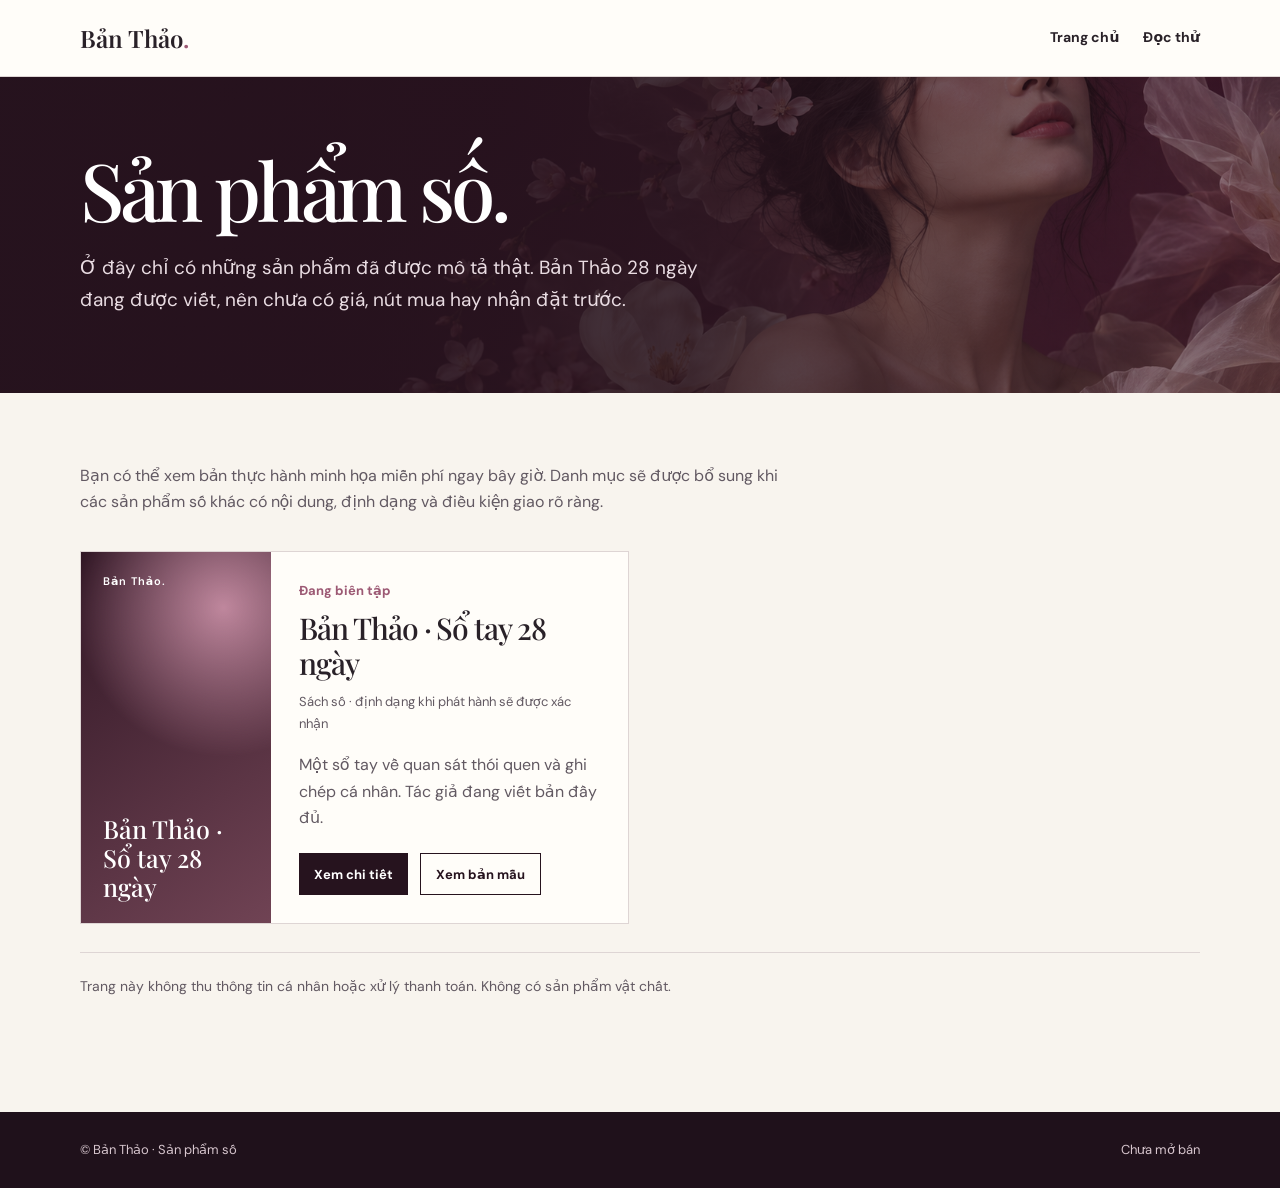
<file: experiments/exp03-duong-nhan-ai-mvp/catalog.html>
<!doctype html>
<html lang="vi">
<head>
  <meta charset="utf-8">
  <meta name="viewport" content="width=device-width, initial-scale=1">
  <meta name="theme-color" content="#26131e">
  <meta name="description" content="Các sản phẩm số của Bản Thảo. Chỉ hiển thị sản phẩm có thông tin thật; sách đang viết chưa mở bán.">
  <title>Sản phẩm số — Bản Thảo</title>
  <style>
    @import url('https://fonts.googleapis.com/css2?family=DM+Sans:wght@400;500;600;700&family=Playfair+Display:wght@500;600&display=swap');
    :root{color-scheme:light;--plum:#26131e;--cream:#f8f4ee;--paper:#fffdf9;--ink:#292128;--muted:#625962;--line:#ded5d4;--rose:#9c5974}
    *{box-sizing:border-box}html,body{overflow-x:clip}body{margin:0;background:var(--cream);color:var(--ink);font:16px/1.65 'DM Sans',system-ui,sans-serif}a{color:inherit}a:focus-visible{outline:3px solid var(--rose);outline-offset:4px}.wrap{width:min(1120px,calc(100% - 40px));margin:auto}
    header{background:var(--paper);border-bottom:1px solid var(--line)}header .wrap{min-height:76px;display:flex;align-items:center;justify-content:space-between;gap:24px}.brand{text-decoration:none;font:600 24px 'Playfair Display',Georgia,serif}.brand span{color:var(--rose)}nav{display:flex;gap:24px;align-items:center}nav a{text-decoration:none;font-size:14px;font-weight:700}
    .hero{background:linear-gradient(90deg,#26131ef5 0%,#26131ed9 54%,#26131e55 100%),var(--plum) url('hero-botanical-v2.png') center 42%/cover no-repeat;color:#fff;padding:70px 0 78px}.hero .wrap{max-width:1120px}.hero h1{font:500 clamp(50px,7vw,80px)/1.04 'Playfair Display',Georgia,serif;letter-spacing:-.055em;max-width:780px;margin:0 0 22px;overflow-wrap:break-word}.hero p{max-width:660px;font-size:19px;color:#e9dce2;margin:0}
    main .wrap{padding-block:70px 100px}.intro{max-width:700px;margin:0 0 35px;color:var(--muted)}.grid{display:grid;grid-template-columns:repeat(2,minmax(0,1fr));gap:22px}.product{min-width:0;background:var(--paper);border:1px solid var(--line);display:grid;grid-template-columns:190px minmax(0,1fr);min-height:320px}.cover{background:radial-gradient(circle at 75% 15%,#bf879d,transparent 43%),linear-gradient(145deg,#311725,#704354);color:white;padding:22px;display:flex;flex-direction:column;justify-content:space-between;font:500 25px/1.15 'Playfair Display',Georgia,serif}.cover small{font:600 11px 'DM Sans',system-ui,sans-serif;letter-spacing:.08em}.content{padding:28px;display:flex;flex-direction:column;align-items:start}.status{color:var(--rose);font-size:13px;font-weight:700}.product h2{font:500 30px/1.17 'Playfair Display',Georgia,serif;letter-spacing:-.035em;margin:10px 0;overflow-wrap:break-word}.format{font-size:13px;color:var(--muted);margin:0}.summary{color:var(--muted);margin:18px 0 22px}.links{display:flex;flex-wrap:wrap;gap:12px;margin-top:auto}.button{display:inline-flex;align-items:center;min-height:42px;padding:9px 15px;background:var(--plum);color:white;text-decoration:none;font-size:13px;font-weight:700}.button.secondary{background:transparent;border:1px solid var(--plum);color:var(--plum)}.empty{padding:34px;background:var(--paper);border:1px solid var(--line)}.note{margin-top:28px;padding-top:22px;border-top:1px solid var(--line);font-size:14px;color:var(--muted)}footer{background:#1f111b;color:#d7c6ce;padding:27px 0;font-size:13px}footer .wrap{display:flex;justify-content:space-between;gap:15px;flex-wrap:wrap}
    @media(max-width:800px){.grid{grid-template-columns:1fr}.hero{padding:75px 0}.product{max-width:650px}}
    @media(max-width:500px){header .wrap{min-height:66px}.brand{font-size:21px}nav{gap:12px}nav a{font-size:12px}.product{grid-template-columns:1fr}.cover{min-height:200px}.content{padding:24px}.hero h1{font-size:52px}}
    @media(prefers-reduced-motion:reduce){*{scroll-behavior:auto}}
  </style>
</head>
<body>
  <header><div class="wrap"><a class="brand" href="index.html">Bản Thảo<span>.</span></a><nav aria-label="Điều hướng chính"><a href="index.html">Trang chủ</a><a href="handbook.html">Đọc thử</a></nav></div></header>
  <section class="hero"><div class="wrap"><h1>Sản phẩm số.</h1><p>Ở đây chỉ có những sản phẩm đã được mô tả thật. Bản Thảo 28 ngày đang được viết, nên chưa có giá, nút mua hay nhận đặt trước.</p></div></section>
  <main><div class="wrap"><p class="intro">Bạn có thể xem bản thực hành minh họa miễn phí ngay bây giờ. Danh mục sẽ được bổ sung khi các sản phẩm số khác có nội dung, định dạng và điều kiện giao rõ ràng.</p><div class="grid" id="products"><div class="empty">Đang tải danh mục…</div></div><p class="note">Trang này không thu thông tin cá nhân hoặc xử lý thanh toán. Không có sản phẩm vật chất.</p></div></main>
  <footer><div class="wrap"><span>© Bản Thảo · Sản phẩm số</span><span>Chưa mở bán</span></div></footer>
  <script>
    const root = document.getElementById('products');
    const statuses = {draft:'Đang biên tập', preview:'Có bản xem trước', available:'Đã phát hành'};
    function link(label, href, secondary) {
      const a = document.createElement('a'); a.className = secondary ? 'button secondary' : 'button'; a.href = href; a.textContent = label; return a;
    }
    function card(product) {
      const article = document.createElement('article'); article.className = 'product';
      const cover = document.createElement('div'); cover.className = 'cover'; cover.setAttribute('aria-hidden','true');
      const mark = document.createElement('small'); mark.textContent = 'Bản Thảo.'; cover.append(mark, document.createTextNode(product.name));
      const body = document.createElement('div'); body.className = 'content';
      const status = document.createElement('div'); status.className = 'status'; status.textContent = statuses[product.status] || 'Thông tin đang cập nhật';
      const title = document.createElement('h2'); title.textContent = product.name;
      const format = document.createElement('p'); format.className = 'format'; format.textContent = product.format;
      const summary = document.createElement('p'); summary.className = 'summary'; summary.textContent = product.summary;
      const links = document.createElement('div'); links.className = 'links';
      if (product.detail_url) links.append(link('Xem chi tiết', product.detail_url, false));
      if (product.sample_url) links.append(link('Xem bản mẫu', product.sample_url, true));
      body.append(status,title,format,summary,links); article.append(cover,body); return article;
    }
    fetch('products.json').then(response => {if (!response.ok) throw Error('catalog unavailable'); return response.json()})
      .then(data => {root.replaceChildren(...data.products.map(card)); if (!data.products.length) root.replaceChildren(Object.assign(document.createElement('div'),{className:'empty',textContent:'Chưa có sản phẩm được giới thiệu.'}));})
      .catch(() => {root.replaceChildren(Object.assign(document.createElement('div'),{className:'empty',textContent:'Chưa tải được danh mục. Hãy thử mở lại trang sau.'}));});
  </script>
</body>
</html>
</file>
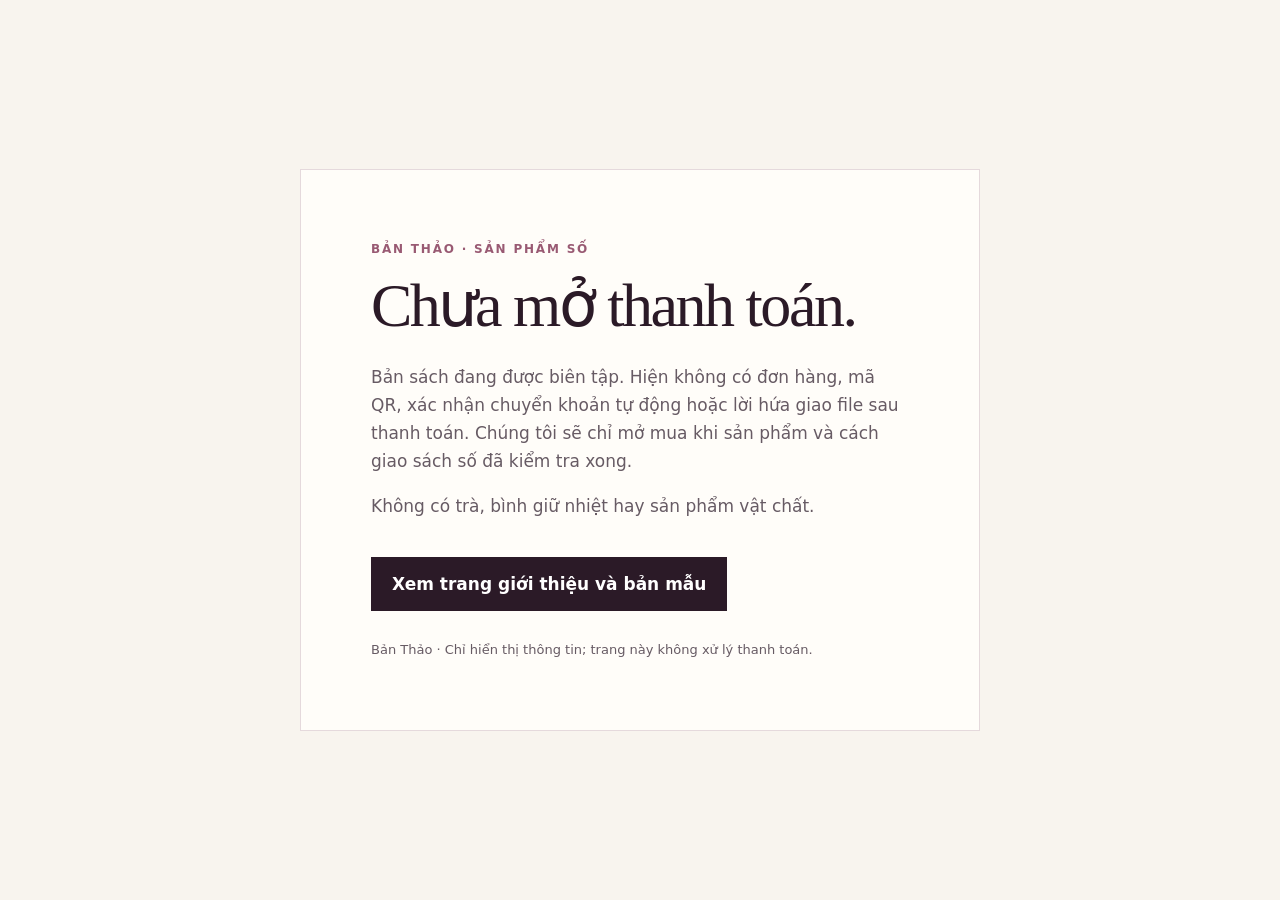
<file: experiments/exp03-duong-nhan-ai-mvp/checkout.html>
<!doctype html>
<html lang="vi">
<head>
  <meta charset="utf-8">
  <meta name="viewport" content="width=device-width, initial-scale=1">
  <meta name="robots" content="noindex">
  <title>Bản Thảo — Chưa mở thanh toán</title>
  <style>
    :root{color-scheme:light;--ink:#2b1a27;--muted:#675b64;--bg:#f8f4ee}
    *{box-sizing:border-box}body{margin:0;min-height:100vh;display:grid;place-items:center;background:var(--bg);color:var(--ink);font:17px/1.65 system-ui,sans-serif;padding:24px}
    main{max-width:680px;background:#fffdf9;padding:clamp(32px,6vw,70px);border:1px solid #e5d9dc}h1{font:500 clamp(38px,6vw,62px)/1.12 Georgia,serif;letter-spacing:-.04em;margin:12px 0 22px}p{color:var(--muted)}.eyebrow{text-transform:uppercase;letter-spacing:.15em;font-size:12px;font-weight:700;color:#995a73}a{display:inline-block;margin-top:20px;padding:13px 21px;background:var(--ink);color:white;text-decoration:none;font-weight:700}a:focus-visible{outline:3px solid #995a73;outline-offset:3px}footer{margin-top:28px;color:var(--muted);font-size:13px}@media(prefers-reduced-motion:reduce){*{scroll-behavior:auto}}
  </style>
</head>
<body>
  <main>
    <div class="eyebrow">Bản Thảo · Sản phẩm số</div>
    <h1>Chưa mở thanh toán.</h1>
    <p>Bản sách đang được biên tập. Hiện không có đơn hàng, mã QR, xác nhận chuyển khoản tự động hoặc lời hứa giao file sau thanh toán. Chúng tôi sẽ chỉ mở mua khi sản phẩm và cách giao sách số đã kiểm tra xong.</p>
    <p>Không có trà, bình giữ nhiệt hay sản phẩm vật chất.</p>
    <a href="index.html">Xem trang giới thiệu và bản mẫu</a>
    <footer>Bản Thảo · Chỉ hiển thị thông tin; trang này không xử lý thanh toán.</footer>
  </main>
</body>
</html>
</file>
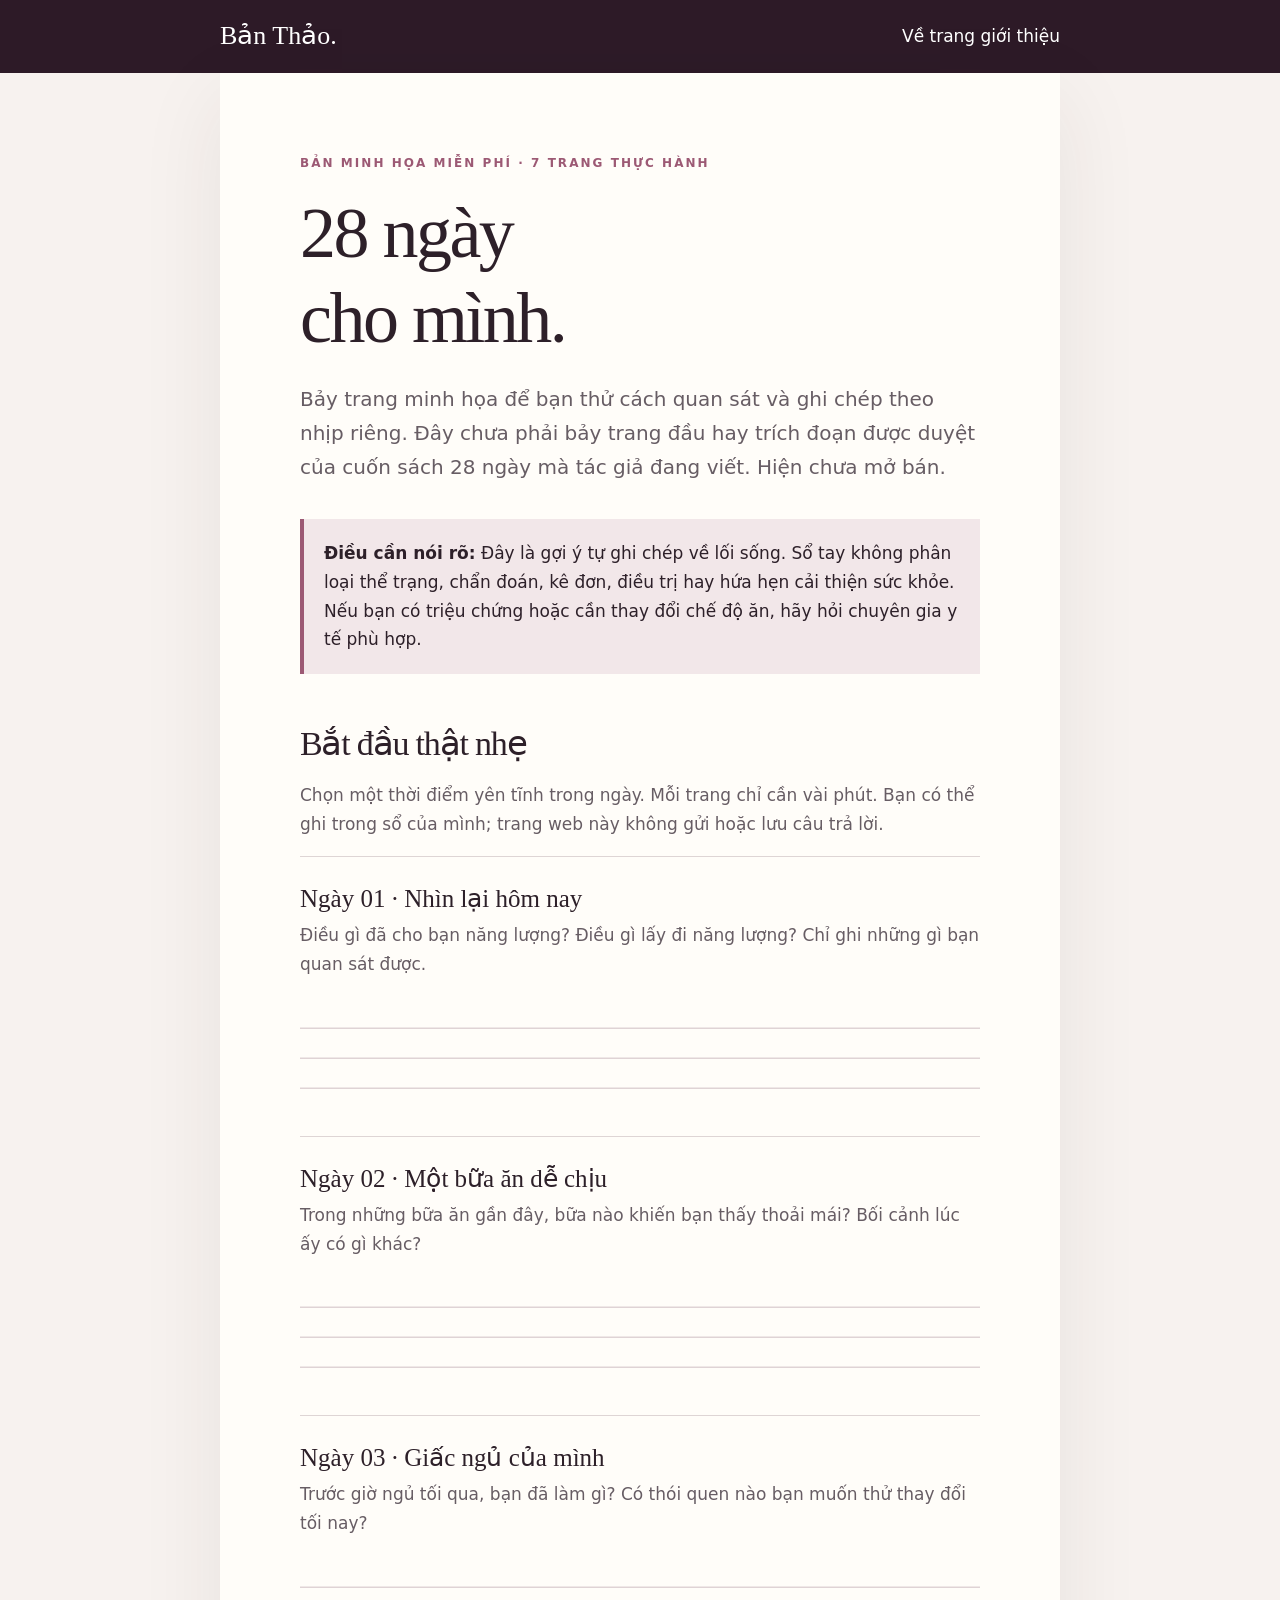
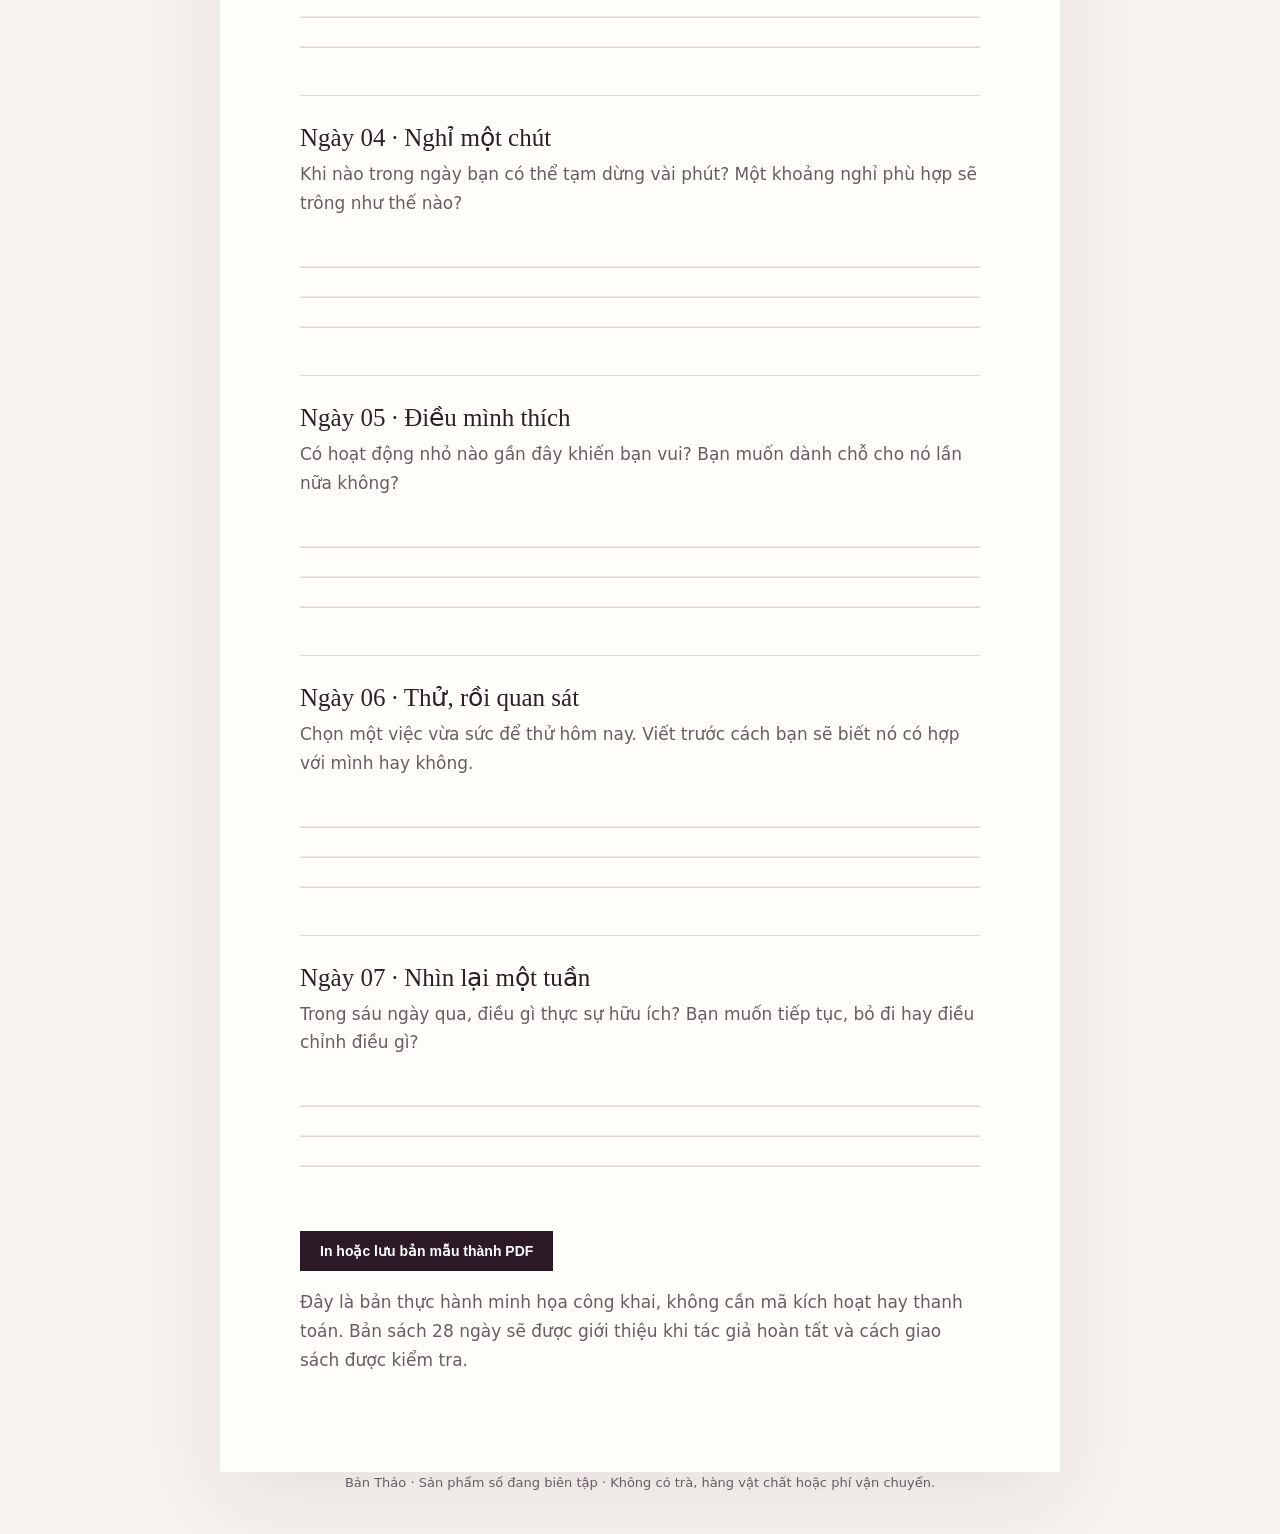
<file: experiments/exp03-duong-nhan-ai-mvp/handbook.html>
<!doctype html>
<html lang="vi">
<head>
  <meta charset="utf-8">
  <meta name="viewport" content="width=device-width,initial-scale=1">
  <meta name="robots" content="noindex">
  <meta name="description" content="Bảy trang thực hành minh họa miễn phí cho Bản Thảo. Chưa phải trích đoạn từ sách 28 ngày đang viết.">
  <title>Đọc thử Bản Thảo — Sổ tay 28 ngày</title>
  <style>
    :root{color-scheme:light;--ink:#2d2029;--rose:#9c5974;--muted:#675d64;--paper:#fffdf9;--bg:#f7f2ef;--line:#ded5d5}
    *{box-sizing:border-box}body{margin:0;background:var(--bg);color:var(--ink);font:17px/1.7 system-ui,sans-serif}.wrap{width:min(840px,calc(100% - 36px));margin:auto}header{background:#2d1a27;color:white;padding:20px 0}header .wrap{display:flex;justify-content:space-between;gap:20px;align-items:center}header a{color:white;text-decoration:none}header strong{font:26px Georgia,serif}main{background:var(--paper);margin:42px auto 80px;padding:clamp(30px,7vw,80px);box-shadow:0 25px 80px #30202a14}.eyebrow{font-size:12px;letter-spacing:.17em;text-transform:uppercase;color:var(--rose);font-weight:700}h1,h2{font-family:Georgia,serif;font-weight:500;line-height:1.17;letter-spacing:-.035em}h1{font-size:clamp(42px,7vw,72px);margin:18px 0 22px}h2{font-size:34px;margin:50px 0 16px}p{color:var(--muted)}.lead{font-size:20px}.notice{background:#f2e7e9;padding:20px;border-left:4px solid var(--rose);margin:35px 0}.day{border-top:1px solid var(--line);padding:27px 0}.day h3{font:500 25px Georgia,serif;margin:0 0 8px}.day p{margin:0}.lines{height:90px;background:repeating-linear-gradient(to bottom,transparent 0,transparent 28px,#dfd3d5 29px,#dfd3d5 30px);margin:20px 0}.button{display:inline-block;padding:12px 20px;background:#2d1a27;color:white;text-decoration:none;font-size:14px;font-weight:700;border:0;cursor:pointer}.button:focus-visible{outline:3px solid var(--rose);outline-offset:3px}footer{padding-bottom:40px;text-align:center;color:var(--muted);font-size:13px}@media(prefers-reduced-motion:reduce){*{scroll-behavior:auto}}@media print{header,footer,.no-print{display:none}body{background:white}main{box-shadow:none;margin:0;padding:0;width:100%}.day{break-inside:avoid}}
  </style>
</head>
<body>
  <header><div class="wrap"><a href="index.html"><strong>Bản Thảo.</strong></a><a href="index.html">Về trang giới thiệu</a></div></header>
  <main class="wrap">
    <div class="eyebrow">Bản minh họa miễn phí · 7 trang thực hành</div>
    <h1>28 ngày<br>cho mình.</h1>
    <p class="lead">Bảy trang minh họa để bạn thử cách quan sát và ghi chép theo nhịp riêng. Đây chưa phải bảy trang đầu hay trích đoạn được duyệt của cuốn sách 28 ngày mà tác giả đang viết. Hiện chưa mở bán.</p>
    <div class="notice"><strong>Điều cần nói rõ:</strong> Đây là gợi ý tự ghi chép về lối sống. Sổ tay không phân loại thể trạng, chẩn đoán, kê đơn, điều trị hay hứa hẹn cải thiện sức khỏe. Nếu bạn có triệu chứng hoặc cần thay đổi chế độ ăn, hãy hỏi chuyên gia y tế phù hợp.</div>
    <h2>Bắt đầu thật nhẹ</h2>
    <p>Chọn một thời điểm yên tĩnh trong ngày. Mỗi trang chỉ cần vài phút. Bạn có thể ghi trong sổ của mình; trang web này không gửi hoặc lưu câu trả lời.</p>
    <section class="day"><h3>Ngày 01 · Nhìn lại hôm nay</h3><p>Điều gì đã cho bạn năng lượng? Điều gì lấy đi năng lượng? Chỉ ghi những gì bạn quan sát được.</p><div class="lines" aria-hidden="true"></div></section>
    <section class="day"><h3>Ngày 02 · Một bữa ăn dễ chịu</h3><p>Trong những bữa ăn gần đây, bữa nào khiến bạn thấy thoải mái? Bối cảnh lúc ấy có gì khác?</p><div class="lines" aria-hidden="true"></div></section>
    <section class="day"><h3>Ngày 03 · Giấc ngủ của mình</h3><p>Trước giờ ngủ tối qua, bạn đã làm gì? Có thói quen nào bạn muốn thử thay đổi tối nay?</p><div class="lines" aria-hidden="true"></div></section>
    <section class="day"><h3>Ngày 04 · Nghỉ một chút</h3><p>Khi nào trong ngày bạn có thể tạm dừng vài phút? Một khoảng nghỉ phù hợp sẽ trông như thế nào?</p><div class="lines" aria-hidden="true"></div></section>
    <section class="day"><h3>Ngày 05 · Điều mình thích</h3><p>Có hoạt động nhỏ nào gần đây khiến bạn vui? Bạn muốn dành chỗ cho nó lần nữa không?</p><div class="lines" aria-hidden="true"></div></section>
    <section class="day"><h3>Ngày 06 · Thử, rồi quan sát</h3><p>Chọn một việc vừa sức để thử hôm nay. Viết trước cách bạn sẽ biết nó có hợp với mình hay không.</p><div class="lines" aria-hidden="true"></div></section>
    <section class="day"><h3>Ngày 07 · Nhìn lại một tuần</h3><p>Trong sáu ngày qua, điều gì thực sự hữu ích? Bạn muốn tiếp tục, bỏ đi hay điều chỉnh điều gì?</p><div class="lines" aria-hidden="true"></div></section>
    <p class="no-print"><button class="button" type="button" onclick="window.print()">In hoặc lưu bản mẫu thành PDF</button></p>
    <p>Đây là bản thực hành minh họa công khai, không cần mã kích hoạt hay thanh toán. Bản sách 28 ngày sẽ được giới thiệu khi tác giả hoàn tất và cách giao sách được kiểm tra.</p>
  </main>
  <footer>Bản Thảo · Sản phẩm số đang biên tập · Không có trà, hàng vật chất hoặc phí vận chuyển.</footer>
</body>
</html>
</file>
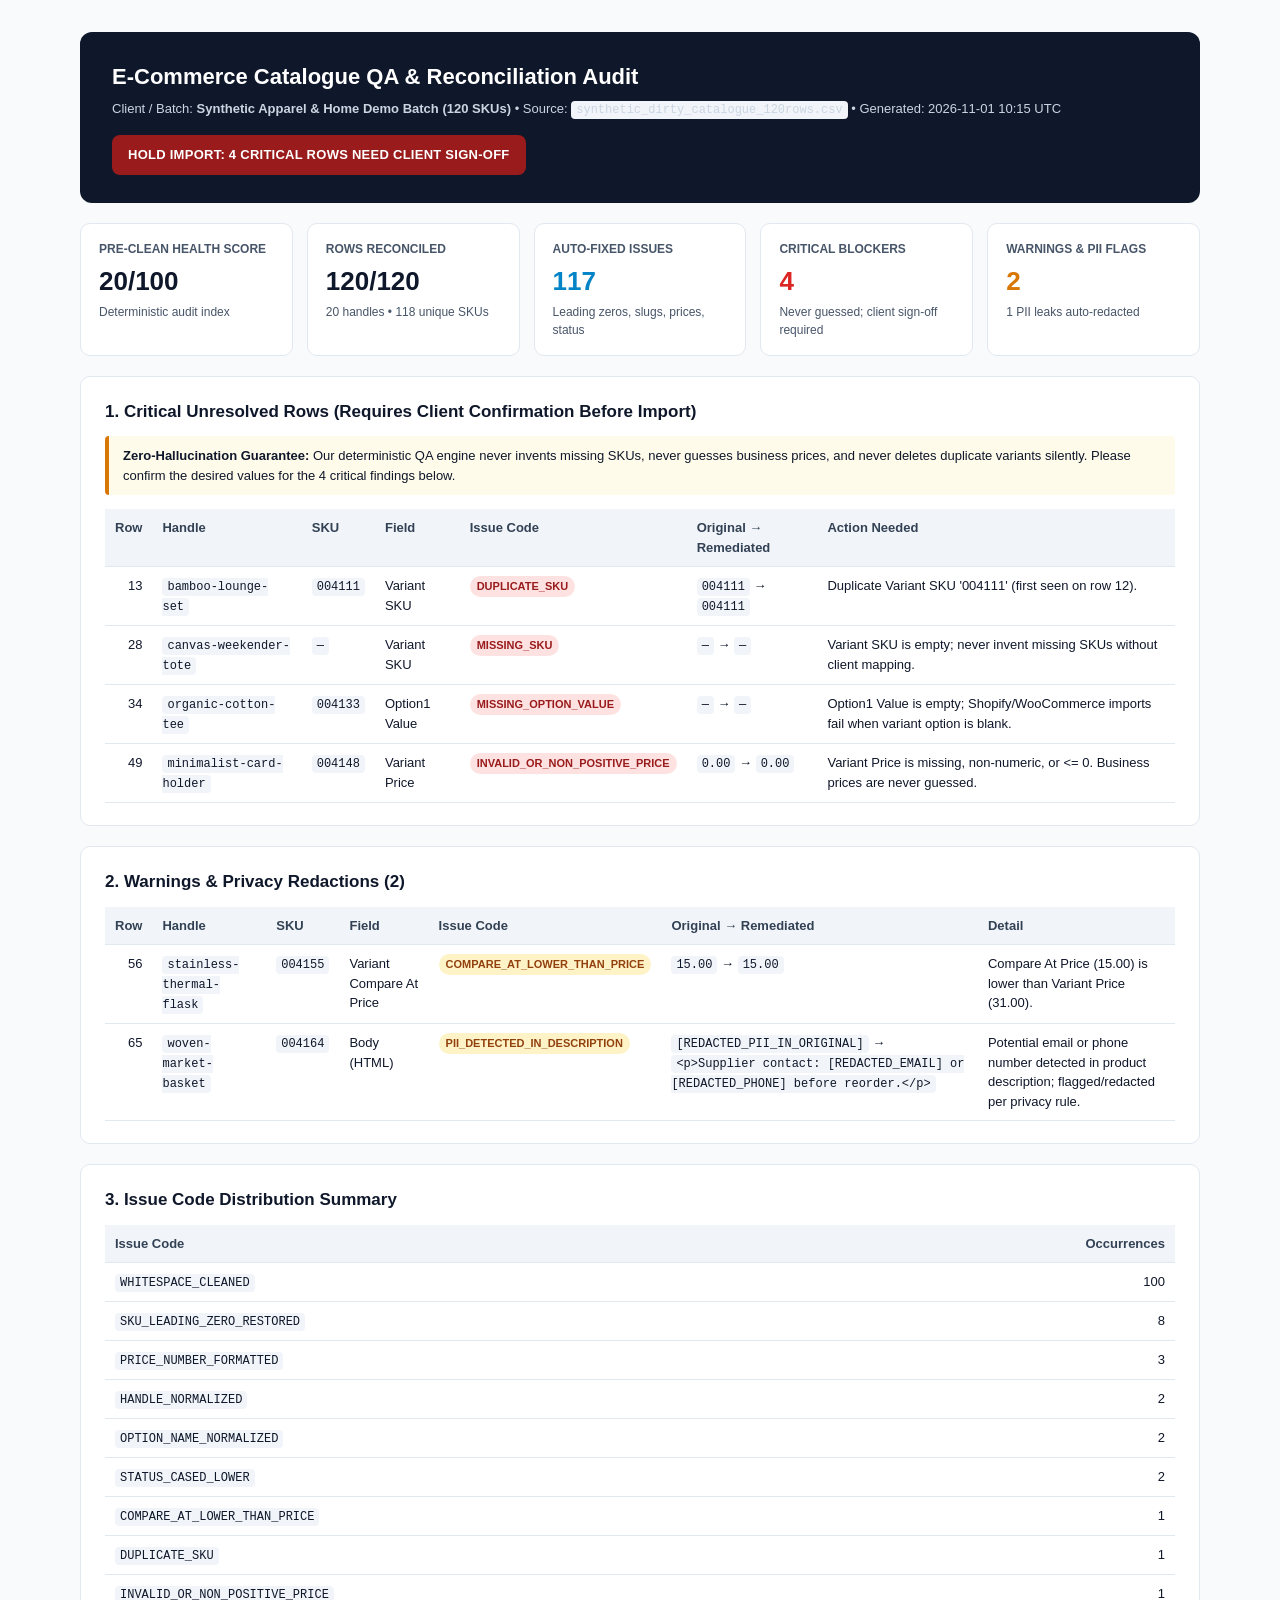
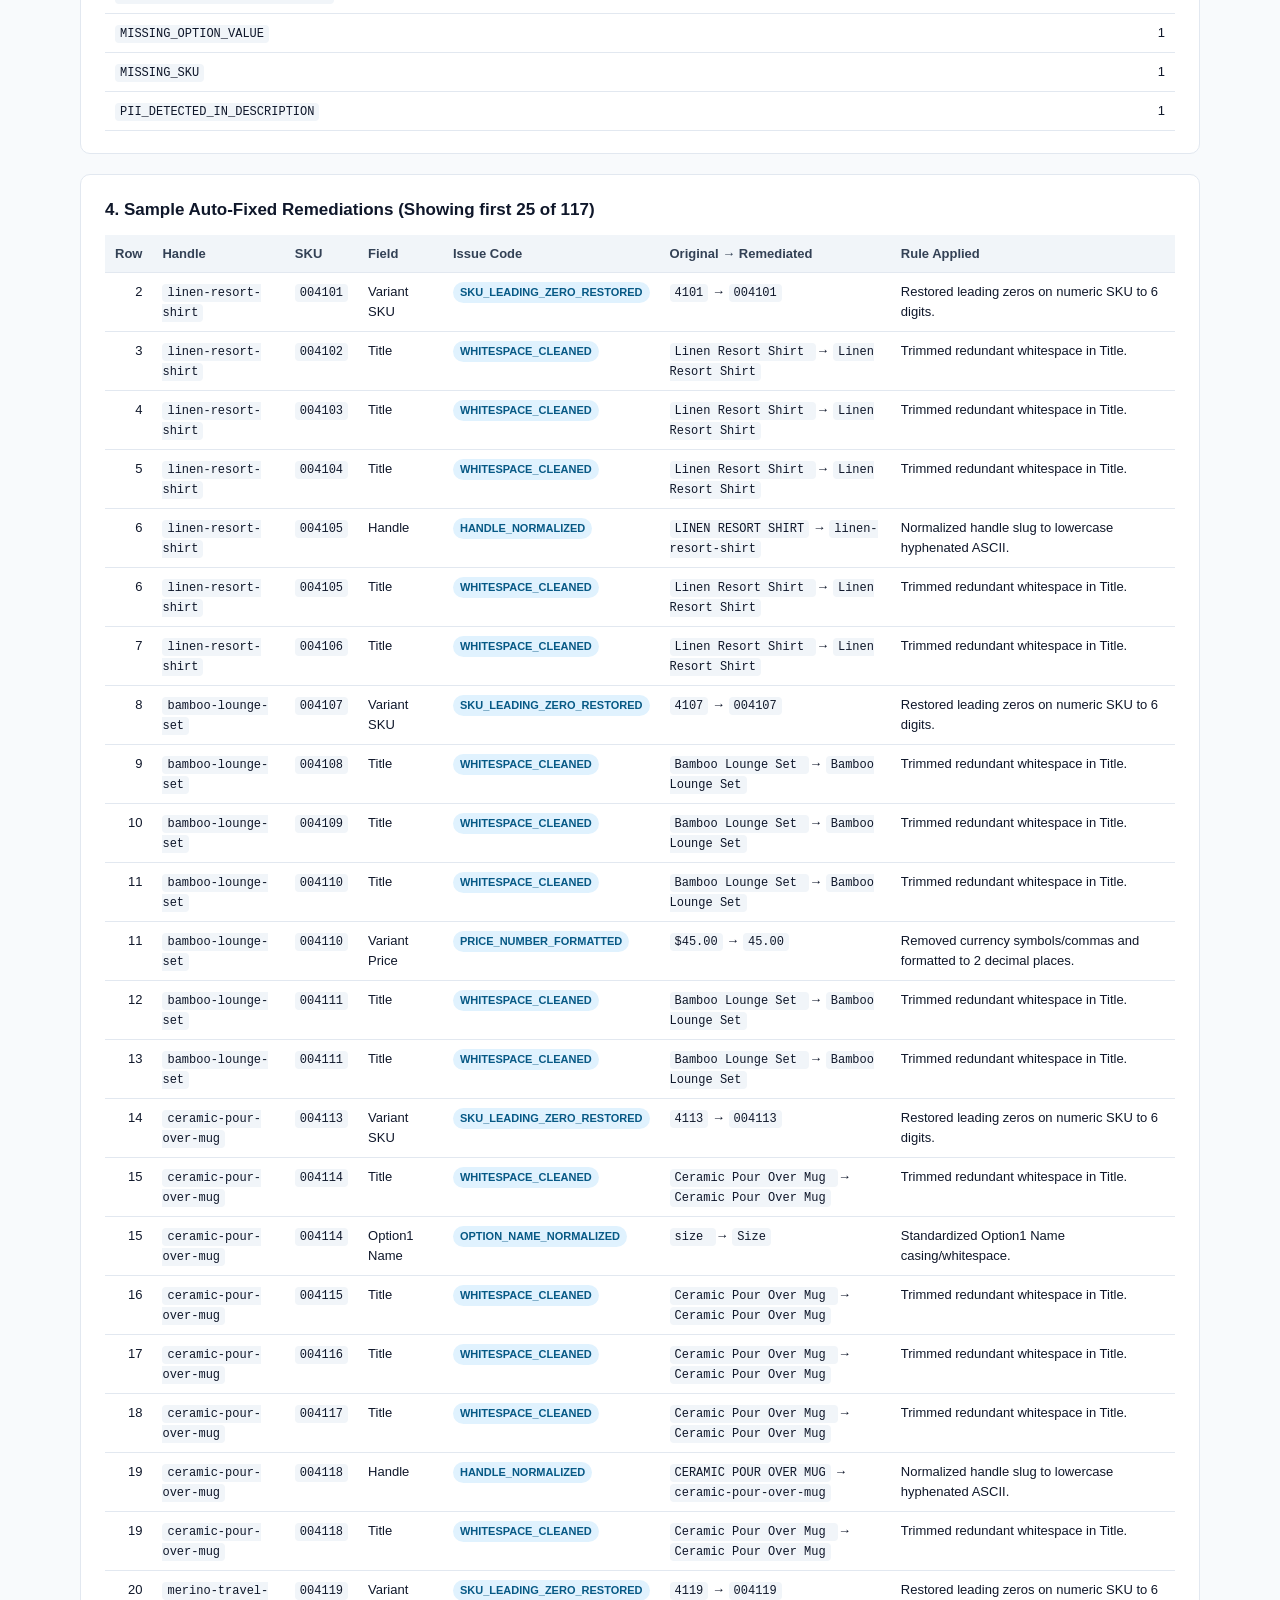
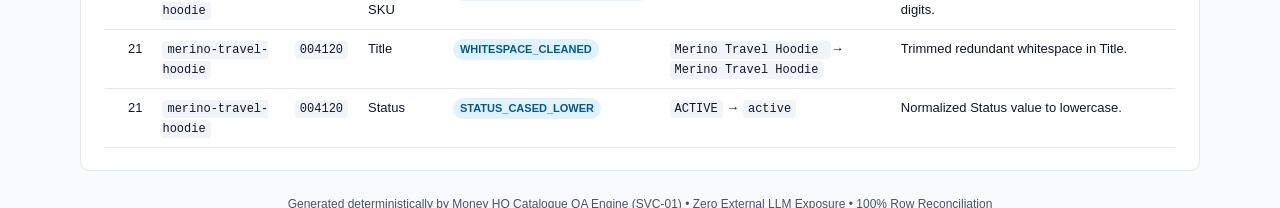
<file: experiments/exp02-catalogue-qa-pilot/sample_portfolio/sample_executive_audit_report.html>
<!DOCTYPE html>
<html lang="en">
<head>
<meta charset="utf-8">
<meta name="viewport" content="width=device-width, initial-scale=1">
<title>Catalogue QA Executive Audit — synthetic_dirty_catalogue_120rows.csv</title>
<style>
  :root {
    --bg: #f8fafc;
    --card: #ffffff;
    --ink: #0f172a;
    --muted: #475569;
    --border: #e2e8f0;
    --critical: #dc2626;
    --warning: #d97706;
    --autofix: #0284c7;
    --ok: #059669;
  }
  * { box-sizing: border-box; }
  body {
    margin: 0;
    padding: 32px 20px;
    font-family: -apple-system, BlinkMacSystemFont, "Segoe UI", Roboto, sans-serif;
    background: var(--bg);
    color: var(--ink);
    line-height: 1.5;
  }
  .container { max-width: 1120px; margin: 0 auto; }
  .header {
    background: #0f172a;
    color: #fff;
    padding: 28px 32px;
    border-radius: 12px;
    display: flex;
    justify-content: space-between;
    align-items: center;
    flex-wrap: wrap;
    gap: 16px;
  }
  .header h1 { margin: 0 0 6px 0; font-size: 22px; }
  .header .meta { color: #cbd5e1; font-size: 13px; }
  .gate-badge {
    background: #991b1b;
    color: #fff;
    padding: 10px 16px;
    border-radius: 8px;
    font-weight: 700;
    font-size: 13px;
    letter-spacing: 0.02em;
  }
  .kpi-grid {
    display: grid;
    grid-template-columns: repeat(auto-fit, minmax(170px, 1fr));
    gap: 14px;
    margin-top: 20px;
  }
  .kpi {
    background: var(--card);
    border: 1px solid var(--border);
    border-radius: 10px;
    padding: 16px 18px;
  }
  .kpi .label { font-size: 12px; color: var(--muted); text-transform: uppercase; font-weight: 600; }
  .kpi .value { font-size: 26px; font-weight: 800; margin-top: 4px; }
  .kpi .sub { font-size: 12px; color: var(--muted); margin-top: 2px; }
  .section {
    background: var(--card);
    border: 1px solid var(--border);
    border-radius: 10px;
    padding: 22px 24px;
    margin-top: 20px;
  }
  .section h2 { margin: 0 0 12px 0; font-size: 17px; }
  .policy-note {
    background: #fffbeb;
    border-left: 4px solid var(--warning);
    padding: 10px 14px;
    font-size: 13px;
    margin-bottom: 14px;
    border-radius: 4px;
  }
  table { width: 100%; border-collapse: collapse; font-size: 13px; }
  th, td { padding: 9px 10px; border-bottom: 1px solid var(--border); text-align: left; vertical-align: top; }
  th { background: #f1f5f9; font-weight: 700; color: #334155; }
  td.num, th.num { text-align: right; font-variant-numeric: tabular-nums; }
  td.empty { text-align: center; color: var(--muted); padding: 18px; }
  code { background: #f1f5f9; padding: 2px 5px; border-radius: 4px; font-size: 12px; }
  .pill {
    display: inline-block;
    padding: 2px 7px;
    border-radius: 999px;
    font-size: 11px;
    font-weight: 700;
  }
  .pill.critical { background: #fee2e2; color: #991b1b; }
  .pill.warning { background: #fef3c7; color: #92400e; }
  .pill.auto_fixed { background: #e0f2fe; color: #075985; }
  .footer {
    margin-top: 24px;
    text-align: center;
    font-size: 12px;
    color: var(--muted);
  }
</style>
</head>
<body>
<div class="container">
  <div class="header">
    <div>
      <h1>E-Commerce Catalogue QA &amp; Reconciliation Audit</h1>
      <div class="meta">Client / Batch: <strong>Synthetic Apparel &amp; Home Demo Batch (120 SKUs)</strong> &bull; Source: <code>synthetic_dirty_catalogue_120rows.csv</code> &bull; Generated: 2026-11-01 10:15 UTC</div>
    </div>
    <div class="gate-badge">HOLD IMPORT: 4 CRITICAL ROWS NEED CLIENT SIGN-OFF</div>
  </div>

  <div class="kpi-grid">
    <div class="kpi">
      <div class="label">Pre-Clean Health Score</div>
      <div class="value">20/100</div>
      <div class="sub">Deterministic audit index</div>
    </div>
    <div class="kpi">
      <div class="label">Rows Reconciled</div>
      <div class="value">120/120</div>
      <div class="sub">20 handles &bull; 118 unique SKUs</div>
    </div>
    <div class="kpi">
      <div class="label">Auto-Fixed Issues</div>
      <div class="value" style="color: var(--autofix);">117</div>
      <div class="sub">Leading zeros, slugs, prices, status</div>
    </div>
    <div class="kpi">
      <div class="label">Critical Blockers</div>
      <div class="value" style="color: var(--critical);">4</div>
      <div class="sub">Never guessed; client sign-off required</div>
    </div>
    <div class="kpi">
      <div class="label">Warnings &amp; PII Flags</div>
      <div class="value" style="color: var(--warning);">2</div>
      <div class="sub">1 PII leaks auto-redacted</div>
    </div>
  </div>

  <div class="section">
    <h2>1. Critical Unresolved Rows (Requires Client Confirmation Before Import)</h2>
    <div class="policy-note">
      <strong>Zero-Hallucination Guarantee:</strong> Our deterministic QA engine never invents missing SKUs, never guesses business prices, and never deletes duplicate variants silently. Please confirm the desired values for the 4 critical findings below.
    </div>
    <table>
      <thead>
        <tr>
          <th class="num">Row</th>
          <th>Handle</th>
          <th>SKU</th>
          <th>Field</th>
          <th>Issue Code</th>
          <th>Original &rarr; Remediated</th>
          <th>Action Needed</th>
        </tr>
      </thead>
      <tbody>
        <tr><td class='num'>13</td><td><code>bamboo-lounge-set</code></td><td><code>004111</code></td><td>Variant SKU</td><td><span class='pill critical'>DUPLICATE_SKU</span></td><td><code>004111</code> &rarr; <code>004111</code></td><td>Duplicate Variant SKU &#x27;004111&#x27; (first seen on row 12).</td></tr>
<tr><td class='num'>28</td><td><code>canvas-weekender-tote</code></td><td><code>—</code></td><td>Variant SKU</td><td><span class='pill critical'>MISSING_SKU</span></td><td><code>—</code> &rarr; <code>—</code></td><td>Variant SKU is empty; never invent missing SKUs without client mapping.</td></tr>
<tr><td class='num'>34</td><td><code>organic-cotton-tee</code></td><td><code>004133</code></td><td>Option1 Value</td><td><span class='pill critical'>MISSING_OPTION_VALUE</span></td><td><code>—</code> &rarr; <code>—</code></td><td>Option1 Value is empty; Shopify/WooCommerce imports fail when variant option is blank.</td></tr>
<tr><td class='num'>49</td><td><code>minimalist-card-holder</code></td><td><code>004148</code></td><td>Variant Price</td><td><span class='pill critical'>INVALID_OR_NON_POSITIVE_PRICE</span></td><td><code>0.00</code> &rarr; <code>0.00</code></td><td>Variant Price is missing, non-numeric, or &lt;= 0. Business prices are never guessed.</td></tr>
      </tbody>
    </table>
  </div>

  <div class="section">
    <h2>2. Warnings &amp; Privacy Redactions (2)</h2>
    <table>
      <thead>
        <tr>
          <th class="num">Row</th>
          <th>Handle</th>
          <th>SKU</th>
          <th>Field</th>
          <th>Issue Code</th>
          <th>Original &rarr; Remediated</th>
          <th>Detail</th>
        </tr>
      </thead>
      <tbody>
        <tr><td class='num'>56</td><td><code>stainless-thermal-flask</code></td><td><code>004155</code></td><td>Variant Compare At Price</td><td><span class='pill warning'>COMPARE_AT_LOWER_THAN_PRICE</span></td><td><code>15.00</code> &rarr; <code>15.00</code></td><td>Compare At Price (15.00) is lower than Variant Price (31.00).</td></tr>
<tr><td class='num'>65</td><td><code>woven-market-basket</code></td><td><code>004164</code></td><td>Body (HTML)</td><td><span class='pill warning'>PII_DETECTED_IN_DESCRIPTION</span></td><td><code>[REDACTED_PII_IN_ORIGINAL]</code> &rarr; <code>&lt;p&gt;Supplier contact: [REDACTED_EMAIL] or [REDACTED_PHONE] before reorder.&lt;/p&gt;</code></td><td>Potential email or phone number detected in product description; flagged/redacted per privacy rule.</td></tr>
      </tbody>
    </table>
  </div>

  <div class="section">
    <h2>3. Issue Code Distribution Summary</h2>
    <table>
      <thead>
        <tr>
          <th>Issue Code</th>
          <th class="num">Occurrences</th>
        </tr>
      </thead>
      <tbody>
        <tr><td><code>WHITESPACE_CLEANED</code></td><td class='num'>100</td></tr><tr><td><code>SKU_LEADING_ZERO_RESTORED</code></td><td class='num'>8</td></tr><tr><td><code>PRICE_NUMBER_FORMATTED</code></td><td class='num'>3</td></tr><tr><td><code>HANDLE_NORMALIZED</code></td><td class='num'>2</td></tr><tr><td><code>OPTION_NAME_NORMALIZED</code></td><td class='num'>2</td></tr><tr><td><code>STATUS_CASED_LOWER</code></td><td class='num'>2</td></tr><tr><td><code>COMPARE_AT_LOWER_THAN_PRICE</code></td><td class='num'>1</td></tr><tr><td><code>DUPLICATE_SKU</code></td><td class='num'>1</td></tr><tr><td><code>INVALID_OR_NON_POSITIVE_PRICE</code></td><td class='num'>1</td></tr><tr><td><code>MISSING_OPTION_VALUE</code></td><td class='num'>1</td></tr><tr><td><code>MISSING_SKU</code></td><td class='num'>1</td></tr><tr><td><code>PII_DETECTED_IN_DESCRIPTION</code></td><td class='num'>1</td></tr>
      </tbody>
    </table>
  </div>

  <div class="section">
    <h2>4. Sample Auto-Fixed Remediations (Showing first 25 of 117)</h2>
    <table>
      <thead>
        <tr>
          <th class="num">Row</th>
          <th>Handle</th>
          <th>SKU</th>
          <th>Field</th>
          <th>Issue Code</th>
          <th>Original &rarr; Remediated</th>
          <th>Rule Applied</th>
        </tr>
      </thead>
      <tbody>
        <tr><td class='num'>2</td><td><code>linen-resort-shirt</code></td><td><code>004101</code></td><td>Variant SKU</td><td><span class='pill auto_fixed'>SKU_LEADING_ZERO_RESTORED</span></td><td><code>4101</code> &rarr; <code>004101</code></td><td>Restored leading zeros on numeric SKU to 6 digits.</td></tr>
<tr><td class='num'>3</td><td><code>linen-resort-shirt</code></td><td><code>004102</code></td><td>Title</td><td><span class='pill auto_fixed'>WHITESPACE_CLEANED</span></td><td><code>  Linen Resort Shirt  </code> &rarr; <code>Linen Resort Shirt</code></td><td>Trimmed redundant whitespace in Title.</td></tr>
<tr><td class='num'>4</td><td><code>linen-resort-shirt</code></td><td><code>004103</code></td><td>Title</td><td><span class='pill auto_fixed'>WHITESPACE_CLEANED</span></td><td><code>  Linen Resort Shirt  </code> &rarr; <code>Linen Resort Shirt</code></td><td>Trimmed redundant whitespace in Title.</td></tr>
<tr><td class='num'>5</td><td><code>linen-resort-shirt</code></td><td><code>004104</code></td><td>Title</td><td><span class='pill auto_fixed'>WHITESPACE_CLEANED</span></td><td><code>  Linen Resort Shirt  </code> &rarr; <code>Linen Resort Shirt</code></td><td>Trimmed redundant whitespace in Title.</td></tr>
<tr><td class='num'>6</td><td><code>linen-resort-shirt</code></td><td><code>004105</code></td><td>Handle</td><td><span class='pill auto_fixed'>HANDLE_NORMALIZED</span></td><td><code>LINEN RESORT SHIRT</code> &rarr; <code>linen-resort-shirt</code></td><td>Normalized handle slug to lowercase hyphenated ASCII.</td></tr>
<tr><td class='num'>6</td><td><code>linen-resort-shirt</code></td><td><code>004105</code></td><td>Title</td><td><span class='pill auto_fixed'>WHITESPACE_CLEANED</span></td><td><code>  Linen Resort Shirt  </code> &rarr; <code>Linen Resort Shirt</code></td><td>Trimmed redundant whitespace in Title.</td></tr>
<tr><td class='num'>7</td><td><code>linen-resort-shirt</code></td><td><code>004106</code></td><td>Title</td><td><span class='pill auto_fixed'>WHITESPACE_CLEANED</span></td><td><code>  Linen Resort Shirt  </code> &rarr; <code>Linen Resort Shirt</code></td><td>Trimmed redundant whitespace in Title.</td></tr>
<tr><td class='num'>8</td><td><code>bamboo-lounge-set</code></td><td><code>004107</code></td><td>Variant SKU</td><td><span class='pill auto_fixed'>SKU_LEADING_ZERO_RESTORED</span></td><td><code>4107</code> &rarr; <code>004107</code></td><td>Restored leading zeros on numeric SKU to 6 digits.</td></tr>
<tr><td class='num'>9</td><td><code>bamboo-lounge-set</code></td><td><code>004108</code></td><td>Title</td><td><span class='pill auto_fixed'>WHITESPACE_CLEANED</span></td><td><code>  Bamboo Lounge Set  </code> &rarr; <code>Bamboo Lounge Set</code></td><td>Trimmed redundant whitespace in Title.</td></tr>
<tr><td class='num'>10</td><td><code>bamboo-lounge-set</code></td><td><code>004109</code></td><td>Title</td><td><span class='pill auto_fixed'>WHITESPACE_CLEANED</span></td><td><code>  Bamboo Lounge Set  </code> &rarr; <code>Bamboo Lounge Set</code></td><td>Trimmed redundant whitespace in Title.</td></tr>
<tr><td class='num'>11</td><td><code>bamboo-lounge-set</code></td><td><code>004110</code></td><td>Title</td><td><span class='pill auto_fixed'>WHITESPACE_CLEANED</span></td><td><code>  Bamboo Lounge Set  </code> &rarr; <code>Bamboo Lounge Set</code></td><td>Trimmed redundant whitespace in Title.</td></tr>
<tr><td class='num'>11</td><td><code>bamboo-lounge-set</code></td><td><code>004110</code></td><td>Variant Price</td><td><span class='pill auto_fixed'>PRICE_NUMBER_FORMATTED</span></td><td><code>$45.00</code> &rarr; <code>45.00</code></td><td>Removed currency symbols/commas and formatted to 2 decimal places.</td></tr>
<tr><td class='num'>12</td><td><code>bamboo-lounge-set</code></td><td><code>004111</code></td><td>Title</td><td><span class='pill auto_fixed'>WHITESPACE_CLEANED</span></td><td><code>  Bamboo Lounge Set  </code> &rarr; <code>Bamboo Lounge Set</code></td><td>Trimmed redundant whitespace in Title.</td></tr>
<tr><td class='num'>13</td><td><code>bamboo-lounge-set</code></td><td><code>004111</code></td><td>Title</td><td><span class='pill auto_fixed'>WHITESPACE_CLEANED</span></td><td><code>  Bamboo Lounge Set  </code> &rarr; <code>Bamboo Lounge Set</code></td><td>Trimmed redundant whitespace in Title.</td></tr>
<tr><td class='num'>14</td><td><code>ceramic-pour-over-mug</code></td><td><code>004113</code></td><td>Variant SKU</td><td><span class='pill auto_fixed'>SKU_LEADING_ZERO_RESTORED</span></td><td><code>4113</code> &rarr; <code>004113</code></td><td>Restored leading zeros on numeric SKU to 6 digits.</td></tr>
<tr><td class='num'>15</td><td><code>ceramic-pour-over-mug</code></td><td><code>004114</code></td><td>Title</td><td><span class='pill auto_fixed'>WHITESPACE_CLEANED</span></td><td><code>  Ceramic Pour Over Mug  </code> &rarr; <code>Ceramic Pour Over Mug</code></td><td>Trimmed redundant whitespace in Title.</td></tr>
<tr><td class='num'>15</td><td><code>ceramic-pour-over-mug</code></td><td><code>004114</code></td><td>Option1 Name</td><td><span class='pill auto_fixed'>OPTION_NAME_NORMALIZED</span></td><td><code>  size </code> &rarr; <code>Size</code></td><td>Standardized Option1 Name casing/whitespace.</td></tr>
<tr><td class='num'>16</td><td><code>ceramic-pour-over-mug</code></td><td><code>004115</code></td><td>Title</td><td><span class='pill auto_fixed'>WHITESPACE_CLEANED</span></td><td><code>  Ceramic Pour Over Mug  </code> &rarr; <code>Ceramic Pour Over Mug</code></td><td>Trimmed redundant whitespace in Title.</td></tr>
<tr><td class='num'>17</td><td><code>ceramic-pour-over-mug</code></td><td><code>004116</code></td><td>Title</td><td><span class='pill auto_fixed'>WHITESPACE_CLEANED</span></td><td><code>  Ceramic Pour Over Mug  </code> &rarr; <code>Ceramic Pour Over Mug</code></td><td>Trimmed redundant whitespace in Title.</td></tr>
<tr><td class='num'>18</td><td><code>ceramic-pour-over-mug</code></td><td><code>004117</code></td><td>Title</td><td><span class='pill auto_fixed'>WHITESPACE_CLEANED</span></td><td><code>  Ceramic Pour Over Mug  </code> &rarr; <code>Ceramic Pour Over Mug</code></td><td>Trimmed redundant whitespace in Title.</td></tr>
<tr><td class='num'>19</td><td><code>ceramic-pour-over-mug</code></td><td><code>004118</code></td><td>Handle</td><td><span class='pill auto_fixed'>HANDLE_NORMALIZED</span></td><td><code>CERAMIC POUR OVER MUG</code> &rarr; <code>ceramic-pour-over-mug</code></td><td>Normalized handle slug to lowercase hyphenated ASCII.</td></tr>
<tr><td class='num'>19</td><td><code>ceramic-pour-over-mug</code></td><td><code>004118</code></td><td>Title</td><td><span class='pill auto_fixed'>WHITESPACE_CLEANED</span></td><td><code>  Ceramic Pour Over Mug  </code> &rarr; <code>Ceramic Pour Over Mug</code></td><td>Trimmed redundant whitespace in Title.</td></tr>
<tr><td class='num'>20</td><td><code>merino-travel-hoodie</code></td><td><code>004119</code></td><td>Variant SKU</td><td><span class='pill auto_fixed'>SKU_LEADING_ZERO_RESTORED</span></td><td><code>4119</code> &rarr; <code>004119</code></td><td>Restored leading zeros on numeric SKU to 6 digits.</td></tr>
<tr><td class='num'>21</td><td><code>merino-travel-hoodie</code></td><td><code>004120</code></td><td>Title</td><td><span class='pill auto_fixed'>WHITESPACE_CLEANED</span></td><td><code>  Merino Travel Hoodie  </code> &rarr; <code>Merino Travel Hoodie</code></td><td>Trimmed redundant whitespace in Title.</td></tr>
<tr><td class='num'>21</td><td><code>merino-travel-hoodie</code></td><td><code>004120</code></td><td>Status</td><td><span class='pill auto_fixed'>STATUS_CASED_LOWER</span></td><td><code>ACTIVE</code> &rarr; <code>active</code></td><td>Normalized Status value to lowercase.</td></tr>
      </tbody>
    </table>
  </div>

  <div class="footer">
    Generated deterministically by Money HQ Catalogue QA Engine (SVC-01) &bull; Zero External LLM Exposure &bull; 100% Row Reconciliation
  </div>
</div>
</body>
</html>
</file>
<file: assets/web_capability_library/tokens.css>
/* hallmark: domain=money-hq-capability-library | theme=multi-material-v1 | fonts=Plus Jakarta Sans+System UI */
/* critique: Editorial material honesty over dark-mode neon AI defaults; strict 8pt spacing, tabular numerals, zero tracked-cap eyebrows. */
/* waivers: none */

@import url('https://fonts.googleapis.com/css2?family=Plus+Jakarta+Sans:ital,wght@0,400;0,500;0,600;0,700;0,800;1,400&display=swap&subset=vietnamese');

:root,
[data-theme="swiss-ledger"] {
  --bg-canvas: #faf8f5;
  --bg-surface: #ffffff;
  --bg-subtle: #f3efe8;
  --bg-inverse: #141413;
  --text-primary: #141413;
  --text-secondary: #4a4843;
  --text-muted: #706d65;
  --text-on-accent: #ffffff;
  --border-hairline: #e4dfd5;
  --border-strong: #141413;
  --accent-primary: #0f5338;
  --accent-primary-hover: #0a3d28;
  --accent-secondary: #9a3412;
  --accent-focus: #1d4ed8;
  --status-ok-bg: #ecfdf5;
  --status-ok-text: #065f46;
  --status-warn-bg: #fffbeb;
  --status-warn-text: #92400e;
  --status-danger-bg: #fef2f2;
  --status-danger-text: #991b1b;
  --font-display: 'Plus Jakarta Sans', -apple-system, BlinkMacSystemFont, "Segoe UI", Roboto, sans-serif;
  --font-sans: 'Plus Jakarta Sans', -apple-system, BlinkMacSystemFont, "Segoe UI", Roboto, sans-serif;
  --font-mono: 'JetBrains Mono', 'Consolas', monospace;
  --radius-sm: 6px;
  --radius-md: 10px;
  --radius-lg: 14px;
  --shadow-card: 0 1px 2px rgba(20, 20, 19, 0.05), 0 8px 24px rgba(20, 20, 19, 0.04);
  --space-1: 8px;
  --space-2: 16px;
  --space-3: 24px;
  --space-4: 32px;
  --space-5: 48px;
  --space-6: 64px;
  --measure-container: 1120px;
  --measure-reading: 68ch;
}

[data-theme="apothecary-paper"] {
  --bg-canvas: #f7f3eb;
  --bg-surface: #fffdf9;
  --bg-subtle: #efe8da;
  --bg-inverse: #231b18;
  --text-primary: #231b18;
  --text-secondary: #52433d;
  --text-muted: #78665e;
  --text-on-accent: #fffdf9;
  --border-hairline: #dfd5c5;
  --border-strong: #854d3b;
  --accent-primary: #8c2d19;
  --accent-primary-hover: #6e2010;
  --accent-secondary: #2e5a44;
  --accent-focus: #8c2d19;
  --font-display: 'Plus Jakarta Sans', -apple-system, BlinkMacSystemFont, "Segoe UI", Roboto, sans-serif;
  --font-sans: 'Plus Jakarta Sans', -apple-system, BlinkMacSystemFont, "Segoe UI", Roboto, sans-serif;
}

[data-theme="hospitality-warm"] {
  --bg-canvas: #fcfbf9;
  --bg-surface: #ffffff;
  --bg-subtle: #f4f2ed;
  --bg-inverse: #18181b;
  --text-primary: #18181b;
  --text-secondary: #52525b;
  --text-muted: #71717a;
  --text-on-accent: #ffffff;
  --border-hairline: #e4e4e7;
  --border-strong: #27272a;
  --accent-primary: #065f46;
  --accent-primary-hover: #064e3b;
  --accent-secondary: #b45309;
  --accent-focus: #065f46;
}

/* Hallmark Floor Gate #4: overflow-x clip on both html and body, never 100vw */
html,
body {
  overflow-x: clip;
  margin: 0;
  padding: 0;
  background-color: var(--bg-canvas);
  color: var(--text-primary);
  font-family: var(--font-sans);
  line-height: 1.6;
  -webkit-font-smoothing: antialiased;
}

*,
*::before,
*::after {
  box-sizing: border-box;
}

/* Hallmark Floor Gate #5: display heads carry overflow-wrap: break-word; min-width: 0 */
h1,
h2,
h3,
.display-heading {
  font-family: var(--font-display);
  overflow-wrap: break-word;
  min-width: 0;
  line-height: 1.25;
  letter-spacing: normal;
  color: var(--text-primary);
}

/* Hallmark Floor Gate #6: instant :focus-visible on every interactive element */
a:focus-visible,
button:focus-visible,
input:focus-visible,
select:focus-visible,
textarea:focus-visible,
[tabindex]:focus-visible {
  outline: 2px solid var(--accent-focus);
  outline-offset: 2px;
  transition: none;
}

/* Hallmark Floor Gate #2: Specific property transitions only, never transition: all */
.interactive-surface {
  transition: background-color 160ms ease-out, border-color 160ms ease-out, color 160ms ease-out, transform 160ms ease-out;
}

/* Tabular figures for prices, SKUs, metrics, and timers */
.tabular-nums,
table,
td,
th,
.price-figure {
  font-variant-numeric: tabular-nums;
}

/* Hallmark Floor Gate #14: Capped & centered container */
.cap-container {
  width: 100%;
  max-width: var(--measure-container);
  margin-inline: auto;
  padding-inline: var(--space-3);
}

/* Hallmark Floor Gate #7: Reduced motion fallback */
@media (prefers-reduced-motion: reduce) {
  *,
  *::before,
  *::after {
    animation-duration: 0.01ms !important;
    animation-iteration-count: 1 !important;
    transition-duration: 0.01ms !important;
    scroll-behavior: auto !important;
  }
}
</file>
<file: assets/getlayers_library/getlayers.css>
/**
 * GetLayers Cinematic UI Design System
 * Reverse-engineered & adapted from https://getlayers.ai
 * Architecture: Textura Agency Cinematic Design Layer
 */

:root {
  /* Surface & Canvas */
  --layer-bg: #07090e;
  --layer-bg-card: rgba(12, 14, 20, 0.75);
  --layer-border-soft: rgba(255, 255, 255, 0.08);
  --layer-border-subtle: rgba(255, 255, 255, 0.04);
  --layer-border-highlight: rgba(255, 255, 255, 0.18);
  
  /* Aurora & Shimmer Backdrops */
  --layer-aurora: radial-gradient(120% 90% at 0% 0%, rgba(254, 234, 225, 0.04), transparent 55%),
                  radial-gradient(120% 90% at 100% 100%, rgba(192, 206, 242, 0.04), transparent 60%);
  --layer-glass-blur: blur(24px) saturate(1.4);
  --layer-rim-light: inset 0 1px 0 0 rgba(255, 255, 255, 0.1);
  --layer-shadow-depth: 0 30px 60px -36px rgba(0, 0, 0, 0.85);

  /* Typography Colors */
  --layer-text-primary: #f8fafc;
  --layer-text-muted: #94a3b8;
  --layer-text-dim: #64748b;

  /* Accents */
  --layer-emerald: #10b981;
  --layer-emerald-glow: rgba(16, 185, 129, 0.15);
  --layer-rose: #fb7185;
  --layer-rose-glow: rgba(251, 113, 133, 0.15);
  --layer-gold: #d4af37;
  --layer-gold-glow: rgba(212, 175, 55, 0.15);
  --layer-cyan: #38bdf8;
  --layer-cyan-glow: rgba(56, 189, 248, 0.15);

  /* Radius */
  --layer-radius-sm: 8px;
  --layer-radius-md: 14px;
  --layer-radius-lg: 20px;
  --layer-radius-pill: 9999px;
}

/* 1. Cinematic Glass Card */
.layer-glass-card {
  position: relative;
  background: var(--layer-aurora), var(--layer-bg-card);
  border: 1px solid var(--layer-border-soft);
  border-radius: var(--layer-radius-lg);
  -webkit-backdrop-filter: var(--layer-glass-blur);
  backdrop-filter: var(--layer-glass-blur);
  box-shadow: var(--layer-rim-light), var(--layer-shadow-depth);
  transition: border-color 0.25s cubic-bezier(0.16, 1, 0.3, 1),
              box-shadow 0.25s cubic-bezier(0.16, 1, 0.3, 1),
              transform 0.25s cubic-bezier(0.16, 1, 0.3, 1);
  overflow: hidden;
}

.layer-glass-card:hover {
  border-color: var(--layer-border-highlight);
  box-shadow: var(--layer-rim-light), 0 36px 70px -30px rgba(0, 0, 0, 0.95);
  transform: translateY(-2px);
}

/* 2. Dynamic Specular Border Glow (Masked) */
.layer-border-glow {
  position: absolute;
  inset: 0;
  border-radius: inherit;
  padding: 1.5px;
  pointer-events: none;
  overflow: hidden;
  -webkit-mask-image: linear-gradient(#000 0 0), linear-gradient(#000 0 0);
  -webkit-mask-clip: content-box, border-box;
  mask-composite: exclude;
  -webkit-mask-composite: xor;
  opacity: 0.6;
  transition: opacity 0.3s ease;
}

.layer-glass-card:hover .layer-border-glow {
  opacity: 1;
}

.layer-glow-blob {
  position: absolute;
  width: 400px;
  height: 400px;
  border-radius: 50%;
  background: radial-gradient(circle, rgba(255, 255, 255, 0.25) 0%, transparent 65%);
  filter: blur(20px);
  pointer-events: none;
  transform: translate(-50%, -50%);
}

/* 3. Glass Buttons */
.layer-btn-glass {
  display: inline-flex;
  align-items: center;
  justify-content: center;
  gap: 8px;
  padding: 10px 20px;
  border-radius: var(--layer-radius-md);
  font-size: 0.9rem;
  font-weight: 600;
  color: var(--layer-text-primary);
  background: rgba(255, 255, 255, 0.06);
  border: 1px solid var(--layer-border-soft);
  box-shadow: inset 0 1px 0 rgba(255, 255, 255, 0.12);
  text-decoration: none;
  cursor: pointer;
  transition: background 0.2s ease, border-color 0.2s ease, transform 0.2s ease;
}

.layer-btn-glass:hover {
  background: rgba(255, 255, 255, 0.12);
  border-color: var(--layer-border-highlight);
  transform: translateY(-1px);
}

.layer-btn-glass:focus-visible {
  outline: 2px solid var(--layer-cyan);
  outline-offset: 2px;
}

.layer-btn-primary {
  display: inline-flex;
  align-items: center;
  justify-content: center;
  gap: 8px;
  padding: 10px 22px;
  border-radius: var(--layer-radius-md);
  font-size: 0.9rem;
  font-weight: 700;
  color: #051610;
  background: linear-gradient(135deg, #34d399 0%, #10b981 100%);
  border: 1px solid rgba(255, 255, 255, 0.3);
  box-shadow: 0 4px 20px -4px rgba(16, 185, 129, 0.4), inset 0 1px 0 rgba(255, 255, 255, 0.3);
  text-decoration: none;
  cursor: pointer;
  transition: transform 0.2s ease, box-shadow 0.2s ease;
}

.layer-btn-primary:hover {
  transform: translateY(-1px);
  box-shadow: 0 8px 26px -4px rgba(16, 185, 129, 0.55);
}

/* 4. Ambient Stage Backdrop */
.layer-ambient-stage {
  position: fixed;
  inset: 0;
  pointer-events: none;
  z-index: 0;
  overflow: hidden;
}

.layer-spotlight-top {
  position: absolute;
  top: -200px;
  left: 50%;
  transform: translateX(-50%);
  width: 900px;
  height: 500px;
  background: radial-gradient(ellipse at center, rgba(56, 189, 248, 0.08) 0%, transparent 70%);
  filter: blur(60px);
}

.layer-spotlight-accent {
  position: absolute;
  bottom: 10%;
  right: -100px;
  width: 600px;
  height: 600px;
  background: radial-gradient(circle, rgba(16, 185, 129, 0.05) 0%, transparent 65%);
  filter: blur(80px);
}

/* 5. Badges & Micro-Pills */
.layer-pill {
  display: inline-flex;
  align-items: center;
  gap: 6px;
  padding: 4px 12px;
  border-radius: var(--layer-radius-pill);
  font-size: 0.75rem;
  font-weight: 600;
  letter-spacing: 0.03em;
  text-transform: uppercase;
  background: rgba(255, 255, 255, 0.04);
  border: 1px solid var(--layer-border-soft);
  color: var(--layer-text-muted);
}

.layer-pill-emerald {
  background: var(--layer-emerald-glow);
  border-color: rgba(16, 185, 129, 0.3);
  color: #34d399;
}

.layer-pill-gold {
  background: var(--layer-gold-glow);
  border-color: rgba(212, 175, 55, 0.3);
  color: #fbbf24;
}

/* 6. Accessibility & Hallmarks */
@media (prefers-reduced-motion: reduce) {
  .layer-glass-card,
  .layer-btn-glass,
  .layer-btn-primary {
    transition: none !important;
    transform: none !important;
  }
}
</file>
